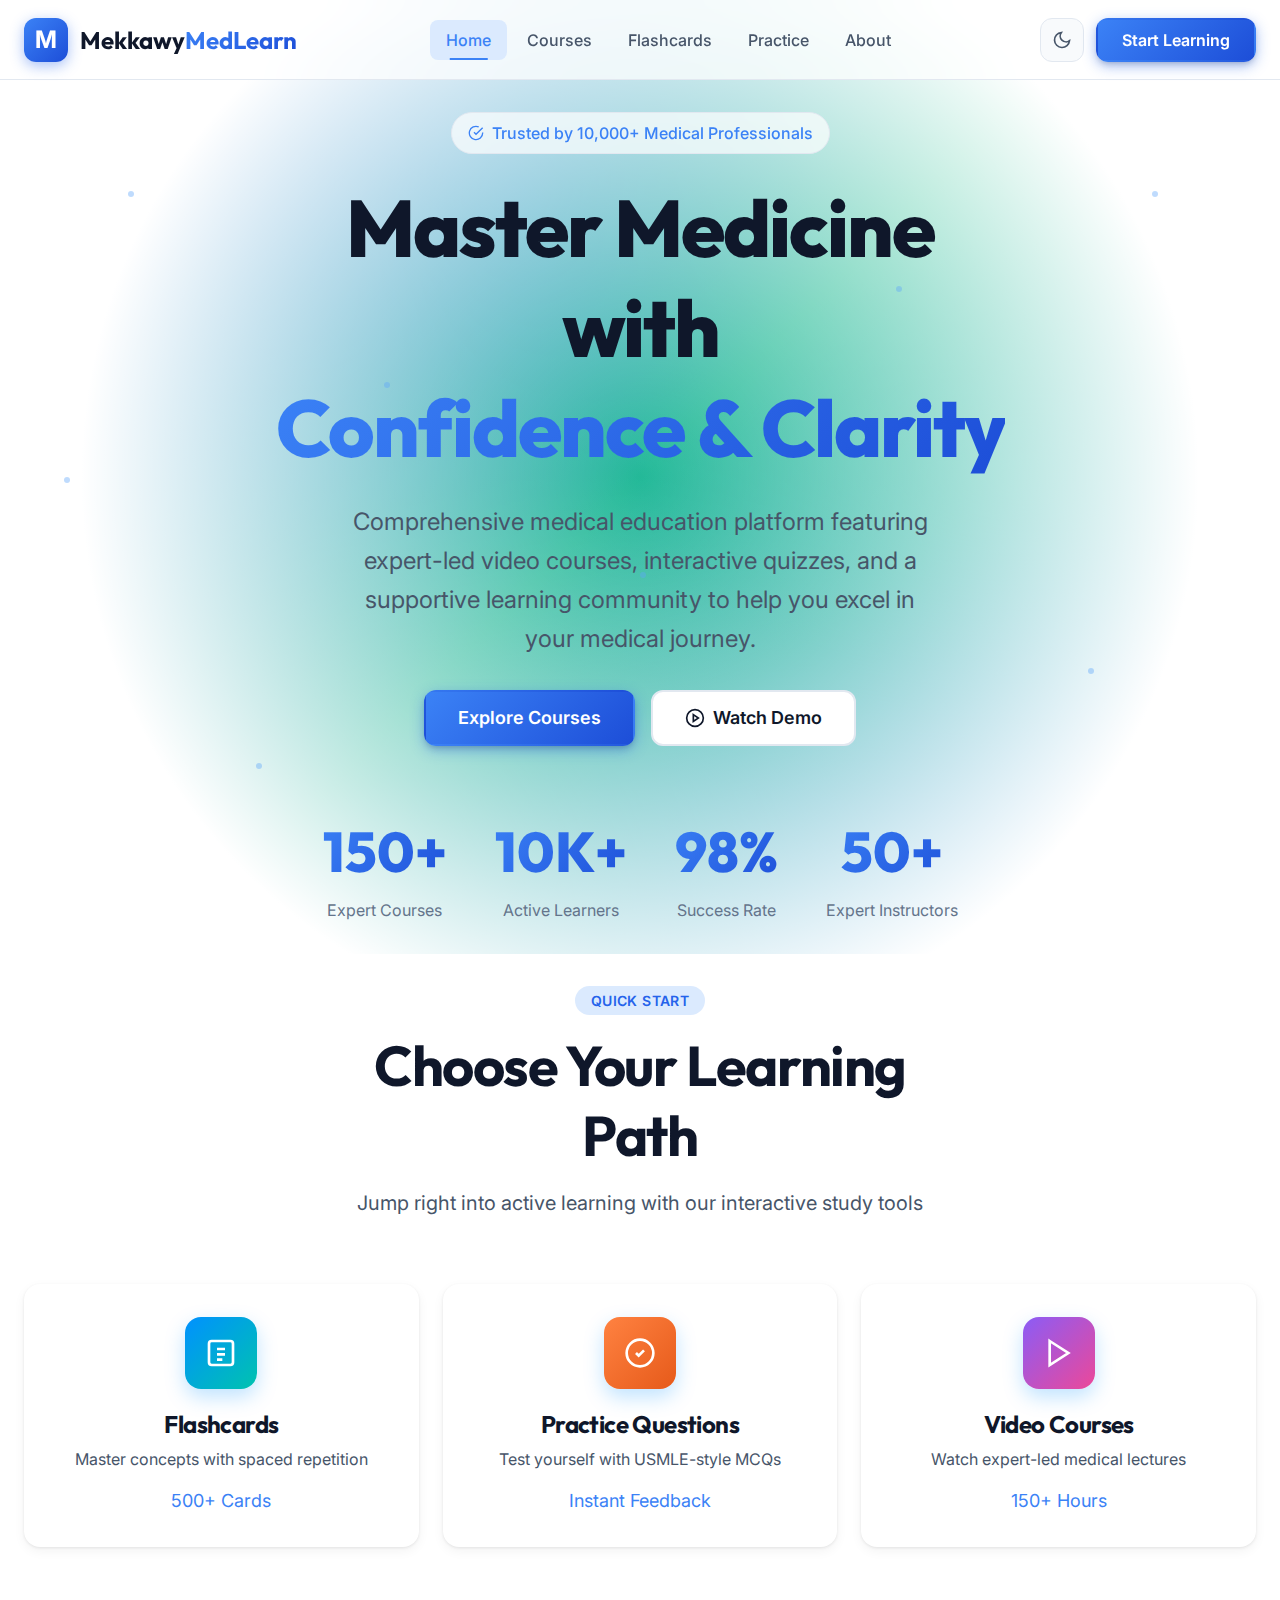
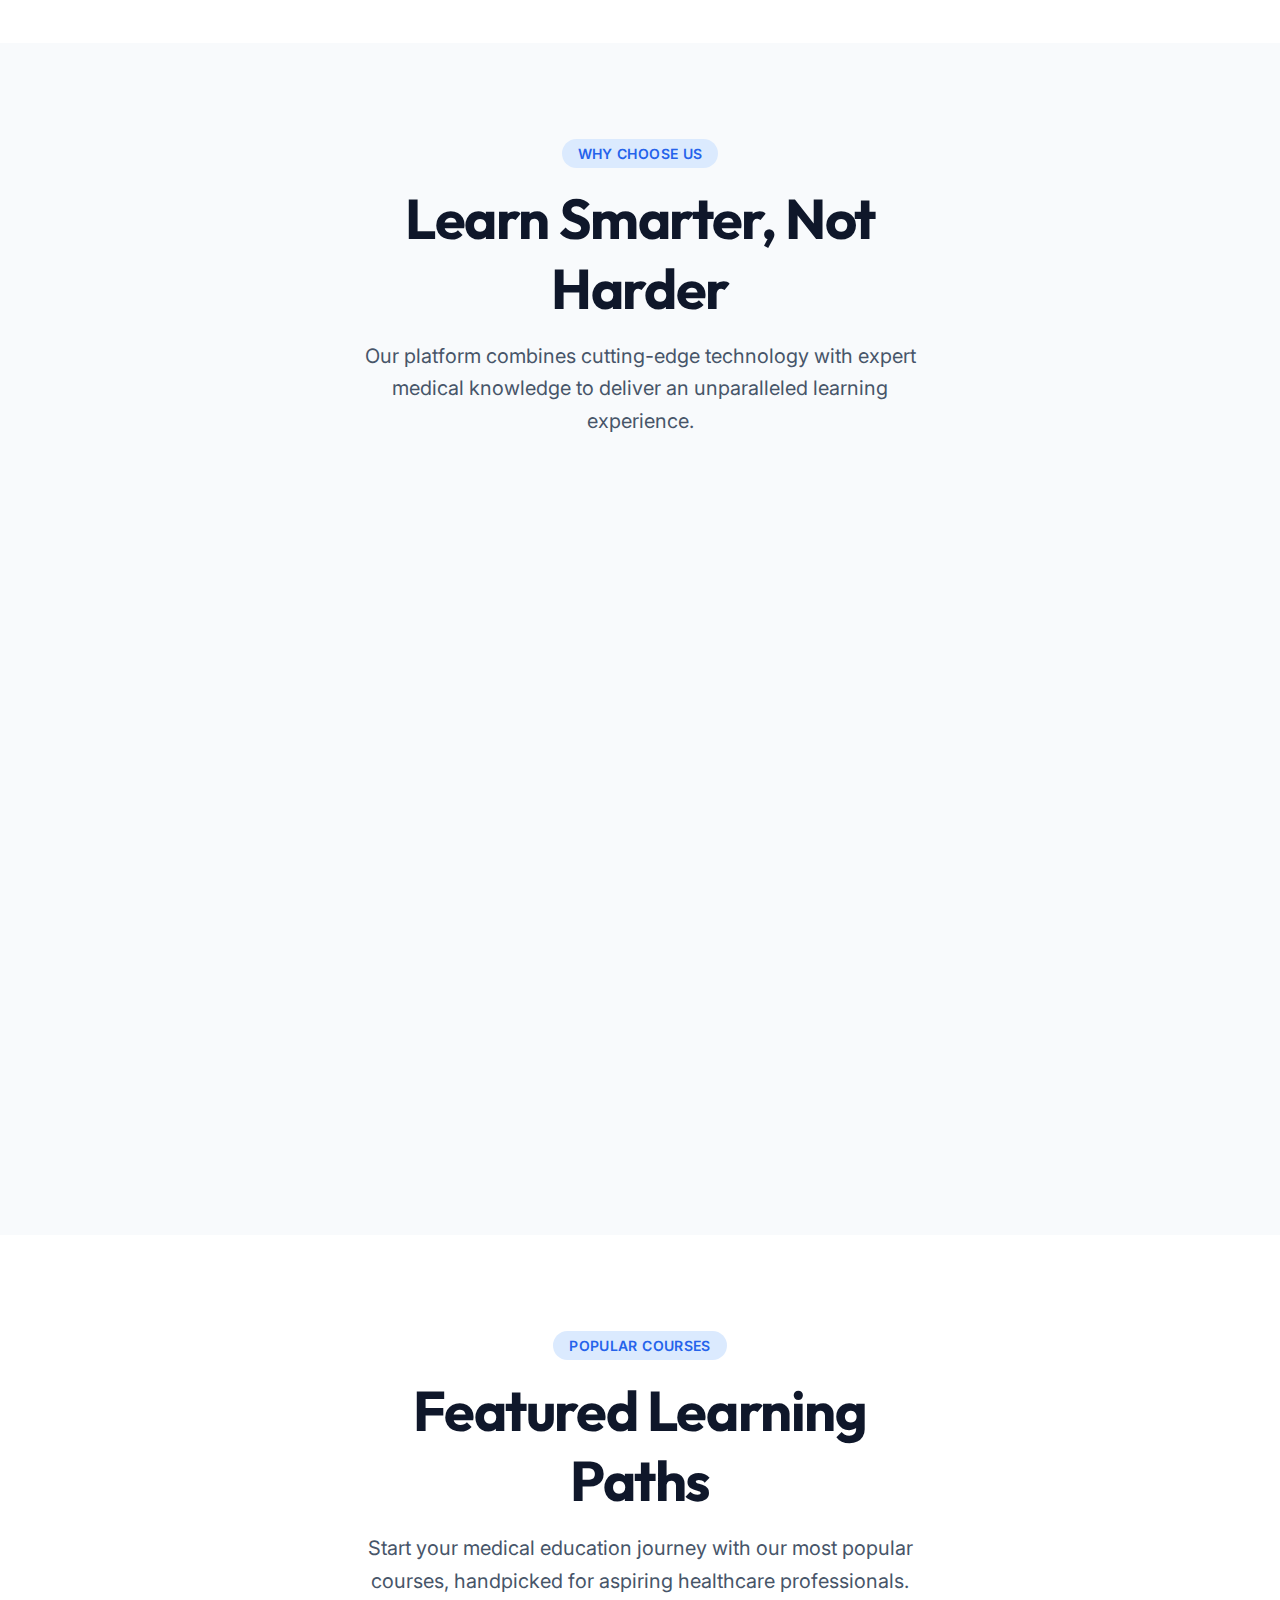
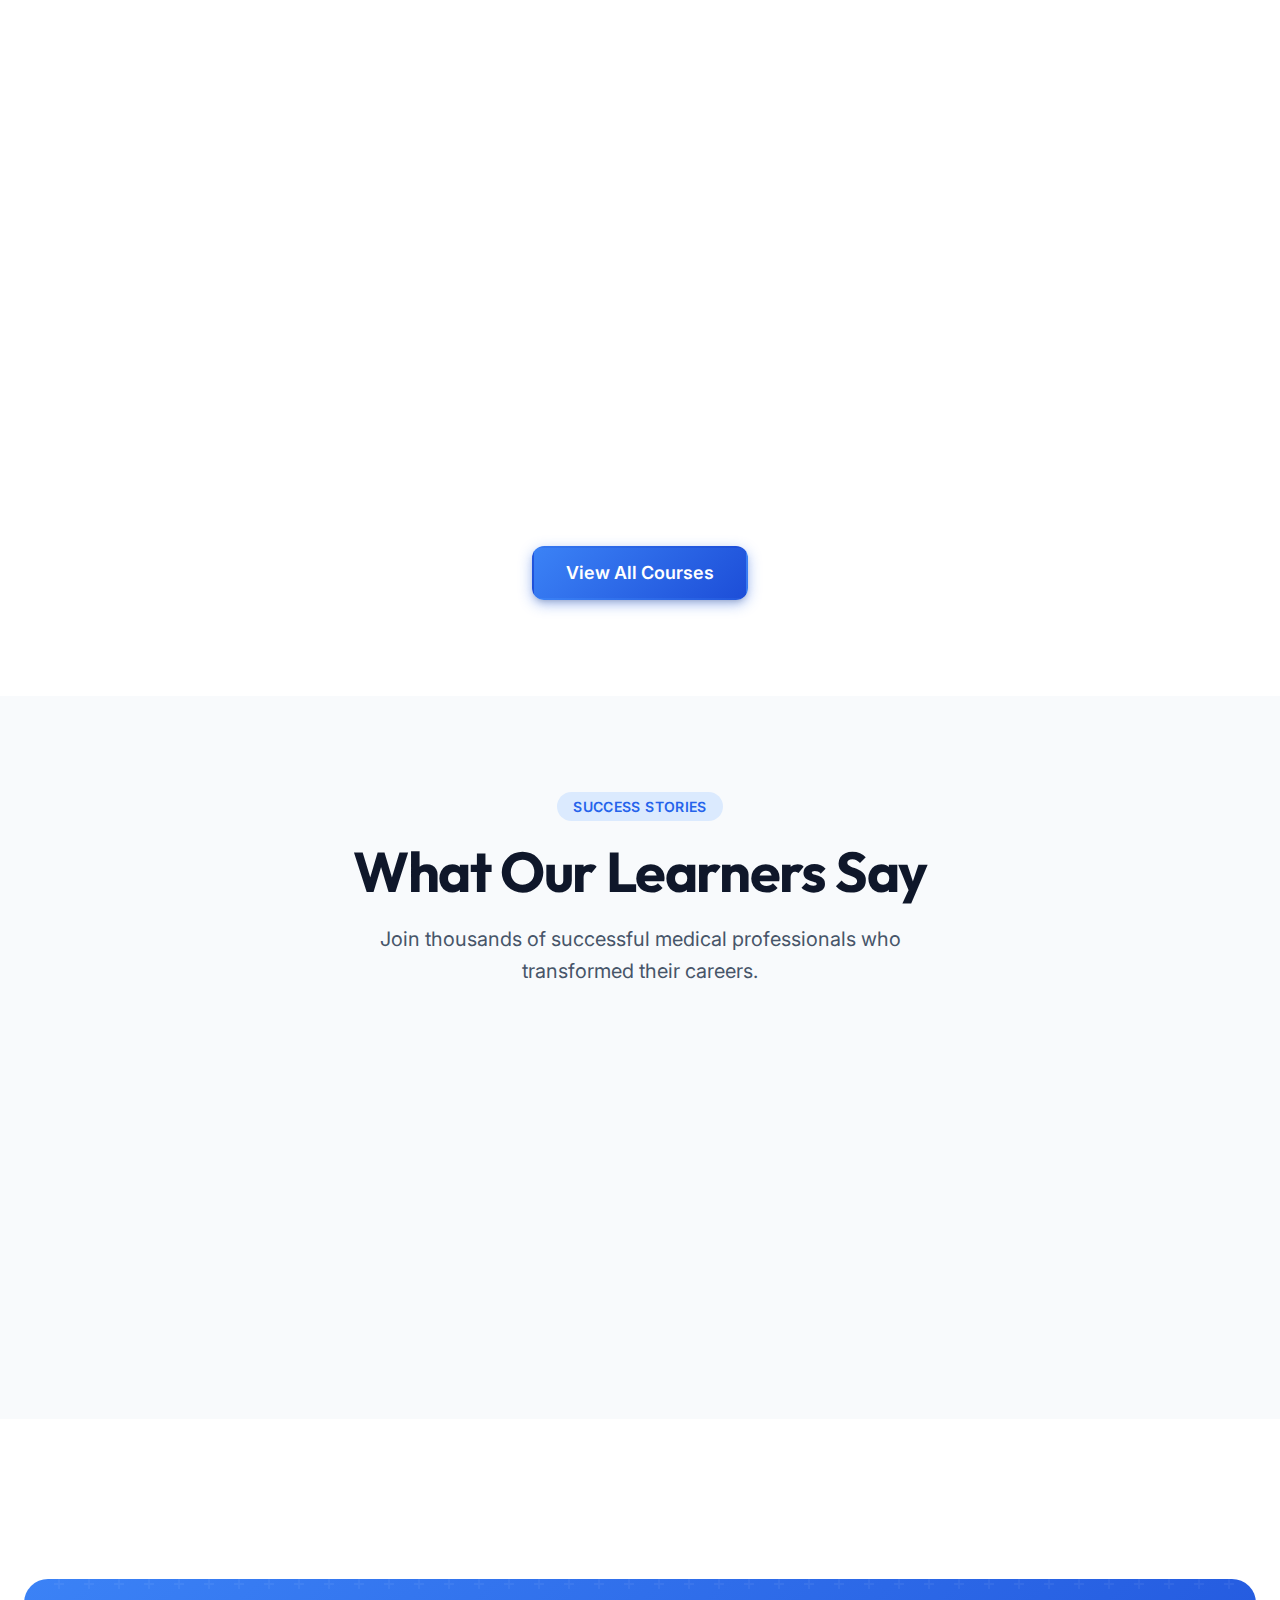
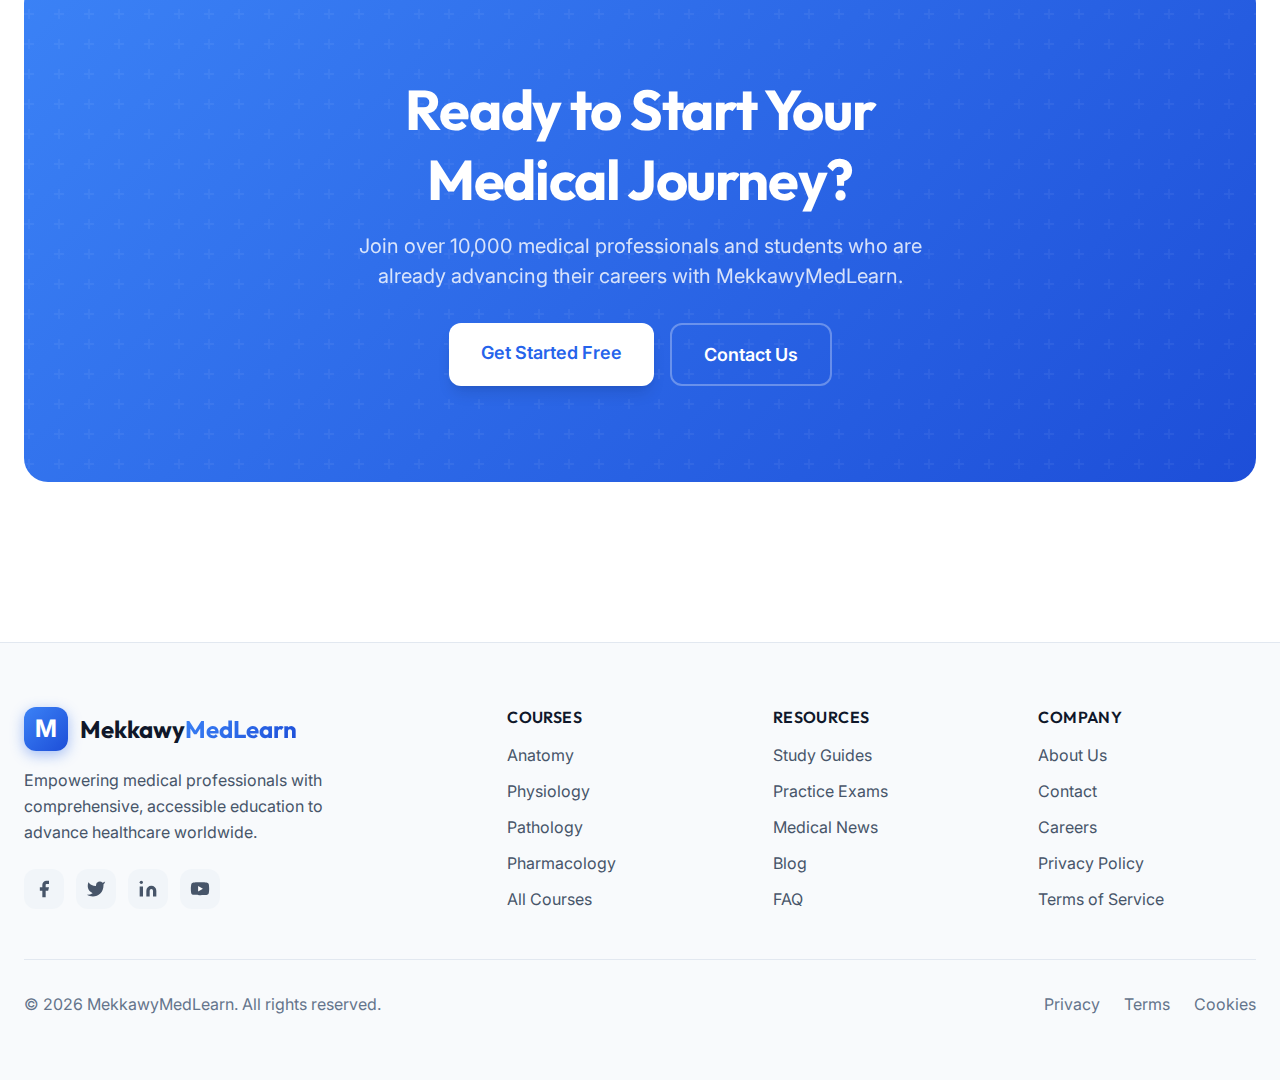
<file: index.html>
<!doctype html>
<html lang="en">
  <head>
    <meta charset="UTF-8" />
    <meta name="viewport" content="width=device-width, initial-scale=1.0" />
    <meta
      name="description"
      content="MekkawyMedLearn - Your premier destination for medical education. Master medicine with expert-led courses, interactive quizzes, and comprehensive learning resources."
    />
    <meta
      name="keywords"
      content="medical education, anatomy, physiology, pathology, medical courses, healthcare learning"
    />
    <title>MekkawyMedLearn - Master Medicine with Confidence</title>

    <!-- Fonts -->
    <link rel="preconnect" href="https://fonts.googleapis.com" />
    <link rel="preconnect" href="https://fonts.gstatic.com" crossorigin />
    <link
      href="https://fonts.googleapis.com/css2?family=Inter:wght@300;400;500;600;700;800&family=Outfit:wght@400;500;600;700;800&display=swap"
      rel="stylesheet"
    />

    <!-- Styles -->
    <link rel="stylesheet" href="css/variables.css" />
    <link rel="stylesheet" href="css/base.css" />
    <link rel="stylesheet" href="css/components.css" />
    <link rel="stylesheet" href="css/utilities.css" />
    <link rel="stylesheet" href="css/layout.css" />
    <link rel="stylesheet" href="css/accessibility.css" />
    <link rel="stylesheet" href="css/pages/home.css" />
  </head>
  <body>
    <!-- Skip Link -->
    <a href="#main-content" class="skip-link">Skip to main content</a>

    <!-- Header -->
    <header class="header" id="header">
      <div class="header-inner">
        <a href="index.html" class="logo">
          <div class="logo-icon">M</div>
          <span class="logo-text">Mekkawy<span>MedLearn</span></span>
        </a>

        <nav class="nav" id="nav">
          <a href="index.html" class="nav-link active">Home</a>
          <a href="courses.html" class="nav-link">Courses</a>
          <a href="flashcards.html" class="nav-link">Flashcards</a>
          <a href="practice.html" class="nav-link">Practice</a>
          <a href="about.html" class="nav-link">About</a>
        </nav>

        <div class="header-actions">
          <button
            class="theme-toggle"
            id="themeToggle"
            aria-label="Toggle dark mode"
          >
            <svg
              class="moon-icon"
              width="20"
              height="20"
              viewBox="0 0 24 24"
              fill="none"
              stroke="currentColor"
              stroke-width="2"
            >
              <path d="M21 12.79A9 9 0 1 1 11.21 3 7 7 0 0 0 21 12.79z" />
            </svg>
            <svg
              class="sun-icon"
              width="20"
              height="20"
              viewBox="0 0 24 24"
              fill="none"
              stroke="currentColor"
              stroke-width="2"
            >
              <circle cx="12" cy="12" r="5" />
              <path
                d="M12 1v2M12 21v2M4.22 4.22l1.42 1.42M18.36 18.36l1.42 1.42M1 12h2M21 12h2M4.22 19.78l1.42-1.42M18.36 5.64l1.42-1.42"
              />
            </svg>
          </button>
          <a href="courses.html" class="btn btn-primary">Start Learning</a>
          <button class="menu-toggle" id="menuToggle" aria-label="Toggle menu">
            <span></span><span></span><span></span>
          </button>
        </div>
      </div>
    </header>

    <!-- Main Content -->
    <main id="main-content">
      <!-- Hero Section -->
      <section class="hero">
        <div class="hero-bg"></div>
        <div class="hero-particles">
          <div class="hero-particle"></div>
          <div class="hero-particle"></div>
          <div class="hero-particle"></div>
          <div class="hero-particle"></div>
          <div class="hero-particle"></div>
          <div class="hero-particle"></div>
          <div class="hero-particle"></div>
          <div class="hero-particle"></div>
        </div>

        <div class="container">
          <div class="hero-content">
            <div class="hero-badge">
              <svg
                width="16"
                height="16"
                viewBox="0 0 24 24"
                fill="none"
                stroke="currentColor"
                stroke-width="2"
              >
                <path d="M22 11.08V12a10 10 0 1 1-5.93-9.14" />
                <polyline points="22 4 12 14.01 9 11.01" />
              </svg>
              Trusted by 10,000+ Medical Professionals
            </div>

            <h1 class="hero-title">
              Master Medicine with<br />
              <span class="gradient-text">Confidence & Clarity</span>
            </h1>

            <p class="hero-description">
              Comprehensive medical education platform featuring expert-led
              video courses, interactive quizzes, and a supportive learning
              community to help you excel in your medical journey.
            </p>

            <div class="hero-cta">
              <a href="courses.html" class="btn btn-primary btn-lg"
                >Explore Courses</a
              >
              <a href="#features" class="btn btn-secondary btn-lg">
                <svg
                  width="20"
                  height="20"
                  viewBox="0 0 24 24"
                  fill="none"
                  stroke="currentColor"
                  stroke-width="2"
                >
                  <circle cx="12" cy="12" r="10" />
                  <polygon points="10 8 16 12 10 16 10 8" />
                </svg>
                Watch Demo
              </a>
            </div>

            <div class="hero-stats">
              <div class="hero-stat">
                <div class="hero-stat-number">150+</div>
                <div class="hero-stat-label">Expert Courses</div>
              </div>
              <div class="hero-stat">
                <div class="hero-stat-number">10K+</div>
                <div class="hero-stat-label">Active Learners</div>
              </div>
              <div class="hero-stat">
                <div class="hero-stat-number">98%</div>
                <div class="hero-stat-label">Success Rate</div>
              </div>
              <div class="hero-stat">
                <div class="hero-stat-number">50+</div>
                <div class="hero-stat-label">Expert Instructors</div>
              </div>
            </div>
          </div>
        </div>
      </section>

      <!-- Quick Start Learning Tools - NEW Osmosis-style section -->
      <section class="learning-tools section">
        <div class="container">
          <div class="section-header">
            <span class="section-badge">Quick Start</span>
            <h2 class="section-title">Choose Your Learning Path</h2>
            <p class="section-description">
              Jump right into active learning with our interactive study tools
            </p>
          </div>

          <div class="tools-grid">
            <a href="flashcards.html" class="tool-card card-osmosis">
              <div class="tool-icon" style="background: linear-gradient(135deg, #0091ff, #00c3af);">
                <svg width="32" height="32" viewBox="0 0 24 24" fill="none" stroke="currentColor" stroke-width="2">
                  <rect x="3" y="3" width="18" height="18" rx="2"/>
                  <path d="M9 9h6"/><path d="M9 13h6"/><path d="M9 17h4"/>
                </svg>
              </div>
              <h3 class="tool-title">Flashcards</h3>
              <p class="tool-description">Master concepts with spaced repetition</p>
              <div class="tool-stat">
                <span class="stat-pill new">500+ Cards</span>
              </div>
            </a>

            <a href="practice.html" class="tool-card card-osmosis">
              <div class="tool-icon" style="background: linear-gradient(135deg, #ff8241, #e65a1a);">
                <svg width="32" height="32" viewBox="0 0 24 24" fill="none" stroke="currentColor" stroke-width="2">
                  <circle cx="12" cy="12" r="10"/>
                  <path d="M9 12l2 2 4-4"/>
                </svg>
              </div>
              <h3 class="tool-title">Practice Questions</h3>
              <p class="tool-description">Test yourself with USMLE-style MCQs</p>
              <div class="tool-stat">
                <span class="stat-pill review">Instant Feedback</span>
              </div>
            </a>

            <a href="course-neurology.html" class="tool-card card-osmosis">
              <div class="tool-icon" style="background: linear-gradient(135deg, #8b5cf6, #ec4899);">
                <svg width="32" height="32" viewBox="0 0 24 24" fill="none" stroke="currentColor" stroke-width="2">
                  <polygon points="5 3 19 12 5 21 5 3"/>
                </svg>
              </div>
              <h3 class="tool-title">Video Courses</h3>
              <p class="tool-description">Watch expert-led medical lectures</p>
              <div class="tool-stat">
                <span class="stat-pill mastered">150+ Hours</span>
              </div>
            </a>
          </div>
        </div>
      </section>

      <!-- Features Section -->
      <section class="features section" id="features">
        <div class="container">
          <div class="section-header">
            <span class="section-badge">Why Choose Us</span>
            <h2 class="section-title">Learn Smarter, Not Harder</h2>
            <p class="section-description">
              Our platform combines cutting-edge technology with expert medical
              knowledge to deliver an unparalleled learning experience.
            </p>
          </div>

          <div class="features-grid">
            <div class="feature-card">
              <div class="feature-icon">📚</div>
              <h3 class="feature-title">Comprehensive Curriculum</h3>
              <p class="feature-description">
                From Anatomy to Pharmacology, access a complete library of
                medical courses designed by leading healthcare professionals.
              </p>
            </div>

            <div class="feature-card">
              <div class="feature-icon">🎬</div>
              <h3 class="feature-title">HD Video Lessons</h3>
              <p class="feature-description">
                Crystal-clear video content with detailed animations and
                real-world clinical demonstrations to enhance understanding.
              </p>
            </div>

            <div class="feature-card">
              <div class="feature-icon">📝</div>
              <h3 class="feature-title">Interactive Quizzes</h3>
              <p class="feature-description">
                Test your knowledge with thousands of MCQs, get instant
                feedback, and track your progress over time.
              </p>
            </div>

            <div class="feature-card">
              <div class="feature-icon">📱</div>
              <h3 class="feature-title">Learn Anywhere</h3>
              <p class="feature-description">
                Access your courses on any device. Whether at home or on rounds,
                your education is always at your fingertips.
              </p>
            </div>

            <div class="feature-card">
              <div class="feature-icon">🏆</div>
              <h3 class="feature-title">Certificates</h3>
              <p class="feature-description">
                Earn recognized certificates upon course completion to showcase
                your achievements and enhance your CV.
              </p>
            </div>

            <div class="feature-card">
              <div class="feature-icon">💬</div>
              <h3 class="feature-title">Expert Support</h3>
              <p class="feature-description">
                Get your questions answered by our team of medical experts and
                connect with fellow learners.
              </p>
            </div>
          </div>
        </div>
      </section>

      <!-- Courses Preview -->
      <section class="courses-preview section">
        <div class="container">
          <div class="section-header">
            <span class="section-badge">Popular Courses</span>
            <h2 class="section-title">Featured Learning Paths</h2>
            <p class="section-description">
              Start your medical education journey with our most popular
              courses, handpicked for aspiring healthcare professionals.
            </p>
          </div>

          <div class="courses-grid">
            <article class="course-card">
              <div class="course-image">
                <div
                  style="
                    width: 100%;
                    height: 100%;
                    background: linear-gradient(135deg, #3b82f6, #10b981);
                    display: flex;
                    align-items: center;
                    justify-content: center;
                    color: white;
                    font-size: 3rem;
                  "
                >
                  🫀
                </div>
                <span class="badge badge-primary course-category">Anatomy</span>
              </div>
              <div class="course-info">
                <h3 class="course-title">Human Anatomy Essentials</h3>
                <p class="course-description">
                  Master the fundamentals of human anatomy with detailed 3D
                  visualizations and interactive lessons.
                </p>
                <div class="course-meta">
                  <span class="course-meta-item">
                    <svg
                      width="16"
                      height="16"
                      viewBox="0 0 24 24"
                      fill="none"
                      stroke="currentColor"
                      stroke-width="2"
                    >
                      <circle cx="12" cy="12" r="10" />
                      <polyline points="12 6 12 12 16 14" />
                    </svg>
                    24 Hours
                  </span>
                  <span class="course-meta-item">
                    <svg
                      width="16"
                      height="16"
                      viewBox="0 0 24 24"
                      fill="none"
                      stroke="currentColor"
                      stroke-width="2"
                    >
                      <path d="M17 21v-2a4 4 0 0 0-4-4H5a4 4 0 0 0-4 4v2" />
                      <circle cx="9" cy="7" r="4" />
                    </svg>
                    2.4k Students
                  </span>
                </div>
              </div>
            </article>

            <article class="course-card">
              <div class="course-image">
                <div
                  style="
                    width: 100%;
                    height: 100%;
                    background: linear-gradient(135deg, #8b5cf6, #ec4899);
                    display: flex;
                    align-items: center;
                    justify-content: center;
                    color: white;
                    font-size: 3rem;
                  "
                >
                  🧠
                </div>
                <span class="badge badge-secondary course-category"
                  >Neurology</span
                >
              </div>
              <div class="course-info">
                <h3 class="course-title">Neuroanatomy Deep Dive</h3>
                <p class="course-description">
                  Explore the complexities of the nervous system from neurons to
                  neural pathways.
                </p>
                <div class="course-meta">
                  <span class="course-meta-item">
                    <svg
                      width="16"
                      height="16"
                      viewBox="0 0 24 24"
                      fill="none"
                      stroke="currentColor"
                      stroke-width="2"
                    >
                      <circle cx="12" cy="12" r="10" />
                      <polyline points="12 6 12 12 16 14" />
                    </svg>
                    18 Hours
                  </span>
                  <span class="course-meta-item">
                    <svg
                      width="16"
                      height="16"
                      viewBox="0 0 24 24"
                      fill="none"
                      stroke="currentColor"
                      stroke-width="2"
                    >
                      <path d="M17 21v-2a4 4 0 0 0-4-4H5a4 4 0 0 0-4 4v2" />
                      <circle cx="9" cy="7" r="4" />
                    </svg>
                    1.8k Students
                  </span>
                </div>
              </div>
            </article>

            <article class="course-card">
              <div class="course-image">
                <div
                  style="
                    width: 100%;
                    height: 100%;
                    background: linear-gradient(135deg, #f59e0b, #ef4444);
                    display: flex;
                    align-items: center;
                    justify-content: center;
                    color: white;
                    font-size: 3rem;
                  "
                >
                  💊
                </div>
                <span class="badge badge-accent course-category"
                  >Pharmacology</span
                >
              </div>
              <div class="course-info">
                <h3 class="course-title">Clinical Pharmacology</h3>
                <p class="course-description">
                  Understand drug mechanisms, interactions, and clinical
                  applications for patient care.
                </p>
                <div class="course-meta">
                  <span class="course-meta-item">
                    <svg
                      width="16"
                      height="16"
                      viewBox="0 0 24 24"
                      fill="none"
                      stroke="currentColor"
                      stroke-width="2"
                    >
                      <circle cx="12" cy="12" r="10" />
                      <polyline points="12 6 12 12 16 14" />
                    </svg>
                    32 Hours
                  </span>
                  <span class="course-meta-item">
                    <svg
                      width="16"
                      height="16"
                      viewBox="0 0 24 24"
                      fill="none"
                      stroke="currentColor"
                      stroke-width="2"
                    >
                      <path d="M17 21v-2a4 4 0 0 0-4-4H5a4 4 0 0 0-4 4v2" />
                      <circle cx="9" cy="7" r="4" />
                    </svg>
                    3.1k Students
                  </span>
                </div>
              </div>
            </article>
          </div>

          <div class="text-center mt-12">
            <a href="courses.html" class="btn btn-primary btn-lg"
              >View All Courses</a
            >
          </div>
        </div>
      </section>

      <!-- Testimonials -->
      <section class="testimonials section">
        <div class="container">
          <div class="section-header">
            <span class="section-badge">Success Stories</span>
            <h2 class="section-title">What Our Learners Say</h2>
            <p class="section-description">
              Join thousands of successful medical professionals who transformed
              their careers.
            </p>
          </div>

          <div class="testimonials-grid">
            <div class="testimonial-card">
              <p class="testimonial-quote">
                MekkawyMedLearn transformed my understanding of anatomy. The
                visual approach made complex concepts click instantly!
              </p>
              <div class="testimonial-author">
                <div
                  style="
                    width: 56px;
                    height: 56px;
                    border-radius: 50%;
                    background: linear-gradient(135deg, #3b82f6, #8b5cf6);
                    display: flex;
                    align-items: center;
                    justify-content: center;
                    color: white;
                    font-weight: bold;
                  "
                >
                  SA
                </div>
                <div class="testimonial-info">
                  <h4>Dr. Sarah Ahmed</h4>
                  <p>Resident Physician</p>
                </div>
              </div>
            </div>

            <div class="testimonial-card">
              <p class="testimonial-quote">
                The quiz system helped me identify my weak points. I improved my
                exam scores by 35% in just two months!
              </p>
              <div class="testimonial-author">
                <div
                  style="
                    width: 56px;
                    height: 56px;
                    border-radius: 50%;
                    background: linear-gradient(135deg, #10b981, #3b82f6);
                    display: flex;
                    align-items: center;
                    justify-content: center;
                    color: white;
                    font-weight: bold;
                  "
                >
                  MK
                </div>
                <div class="testimonial-info">
                  <h4>Mohamed Khalid</h4>
                  <p>Medical Student</p>
                </div>
              </div>
            </div>

            <div class="testimonial-card">
              <p class="testimonial-quote">
                As a practicing physician, the continuing education courses keep
                me updated on the latest medical advances.
              </p>
              <div class="testimonial-author">
                <div
                  style="
                    width: 56px;
                    height: 56px;
                    border-radius: 50%;
                    background: linear-gradient(135deg, #f59e0b, #ef4444);
                    display: flex;
                    align-items: center;
                    justify-content: center;
                    color: white;
                    font-weight: bold;
                  "
                >
                  FH
                </div>
                <div class="testimonial-info">
                  <h4>Dr. Fatima Hassan</h4>
                  <p>Cardiologist</p>
                </div>
              </div>
            </div>
          </div>
        </div>
      </section>

      <!-- CTA Section -->
      <section class="section">
        <div class="container">
          <div class="cta-section">
            <div class="cta-content">
              <h2 class="cta-title">Ready to Start Your Medical Journey?</h2>
              <p class="cta-description">
                Join over 10,000 medical professionals and students who are
                already advancing their careers with MekkawyMedLearn.
              </p>
              <div class="cta-buttons">
                <a href="courses.html" class="cta-btn-primary"
                  >Get Started Free</a
                >
                <a href="contact.html" class="cta-btn-secondary">Contact Us</a>
              </div>
            </div>
          </div>
        </div>
      </section>
    </main>

    <!-- Footer -->
    <footer class="footer">
      <div class="container">
        <div class="footer-grid">
          <div class="footer-brand">
            <a href="index.html" class="logo">
              <div class="logo-icon">M</div>
              <span class="logo-text">Mekkawy<span>MedLearn</span></span>
            </a>
            <p>
              Empowering medical professionals with comprehensive, accessible
              education to advance healthcare worldwide.
            </p>
            <div class="footer-social">
              <a href="#" class="social-link" aria-label="Facebook">
                <svg
                  width="20"
                  height="20"
                  viewBox="0 0 24 24"
                  fill="currentColor"
                >
                  <path
                    d="M18 2h-3a5 5 0 0 0-5 5v3H7v4h3v8h4v-8h3l1-4h-4V7a1 1 0 0 1 1-1h3z"
                  />
                </svg>
              </a>
              <a href="#" class="social-link" aria-label="Twitter">
                <svg
                  width="20"
                  height="20"
                  viewBox="0 0 24 24"
                  fill="currentColor"
                >
                  <path
                    d="M23 3a10.9 10.9 0 0 1-3.14 1.53 4.48 4.48 0 0 0-7.86 3v1A10.66 10.66 0 0 1 3 4s-4 9 5 13a11.64 11.64 0 0 1-7 2c9 5 20 0 20-11.5a4.5 4.5 0 0 0-.08-.83A7.72 7.72 0 0 0 23 3z"
                  />
                </svg>
              </a>
              <a href="#" class="social-link" aria-label="LinkedIn">
                <svg
                  width="20"
                  height="20"
                  viewBox="0 0 24 24"
                  fill="currentColor"
                >
                  <path
                    d="M16 8a6 6 0 0 1 6 6v7h-4v-7a2 2 0 0 0-2-2 2 2 0 0 0-2 2v7h-4v-7a6 6 0 0 1 6-6z"
                  />
                  <rect x="2" y="9" width="4" height="12" />
                  <circle cx="4" cy="4" r="2" />
                </svg>
              </a>
              <a href="#" class="social-link" aria-label="YouTube">
                <svg
                  width="20"
                  height="20"
                  viewBox="0 0 24 24"
                  fill="currentColor"
                >
                  <path
                    d="M22.54 6.42a2.78 2.78 0 0 0-1.94-2C18.88 4 12 4 12 4s-6.88 0-8.6.46a2.78 2.78 0 0 0-1.94 2A29 29 0 0 0 1 11.75a29 29 0 0 0 .46 5.33A2.78 2.78 0 0 0 3.4 19c1.72.46 8.6.46 8.6.46s6.88 0 8.6-.46a2.78 2.78 0 0 0 1.94-2 29 29 0 0 0 .46-5.25 29 29 0 0 0-.46-5.33z"
                  />
                  <polygon
                    points="9.75 15.02 15.5 11.75 9.75 8.48 9.75 15.02"
                    fill="white"
                  />
                </svg>
              </a>
            </div>
          </div>

          <div class="footer-column">
            <h4>Courses</h4>
            <div class="footer-links">
              <a href="courses.html">Anatomy</a>
              <a href="courses.html">Physiology</a>
              <a href="courses.html">Pathology</a>
              <a href="courses.html">Pharmacology</a>
              <a href="courses.html">All Courses</a>
            </div>
          </div>

          <div class="footer-column">
            <h4>Resources</h4>
            <div class="footer-links">
              <a href="#">Study Guides</a>
              <a href="#">Practice Exams</a>
              <a href="#">Medical News</a>
              <a href="#">Blog</a>
              <a href="#">FAQ</a>
            </div>
          </div>

          <div class="footer-column">
            <h4>Company</h4>
            <div class="footer-links">
              <a href="about.html">About Us</a>
              <a href="contact.html">Contact</a>
              <a href="#">Careers</a>
              <a href="#">Privacy Policy</a>
              <a href="#">Terms of Service</a>
            </div>
          </div>
        </div>

        <div class="footer-bottom">
          <p>&copy; 2026 MekkawyMedLearn. All rights reserved.</p>
          <div class="footer-bottom-links">
            <a href="#">Privacy</a>
            <a href="#">Terms</a>
            <a href="#">Cookies</a>
          </div>
        </div>
      </div>
    </footer>

    <!-- Scripts -->
    <script src="js/main.js"></script>
    <script src="js/theme.js"></script>
  </body>
</html>
</file>
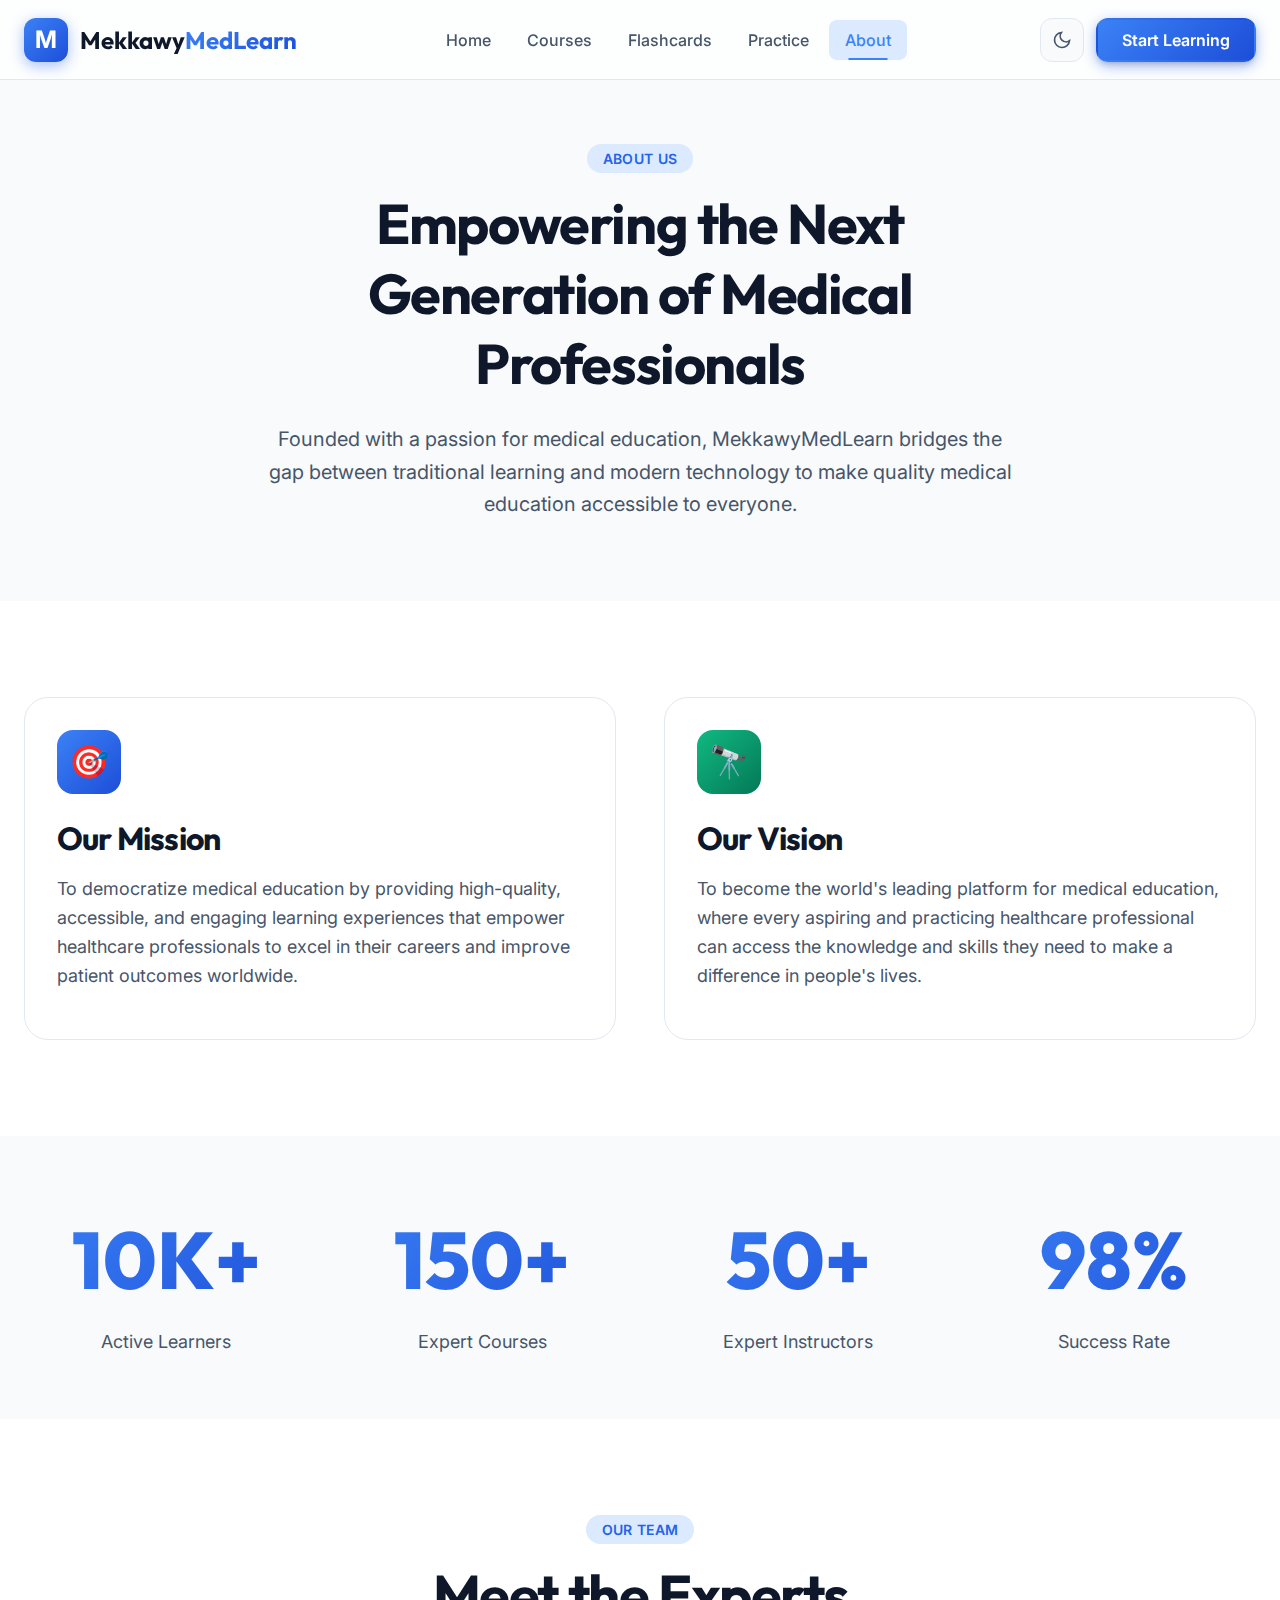
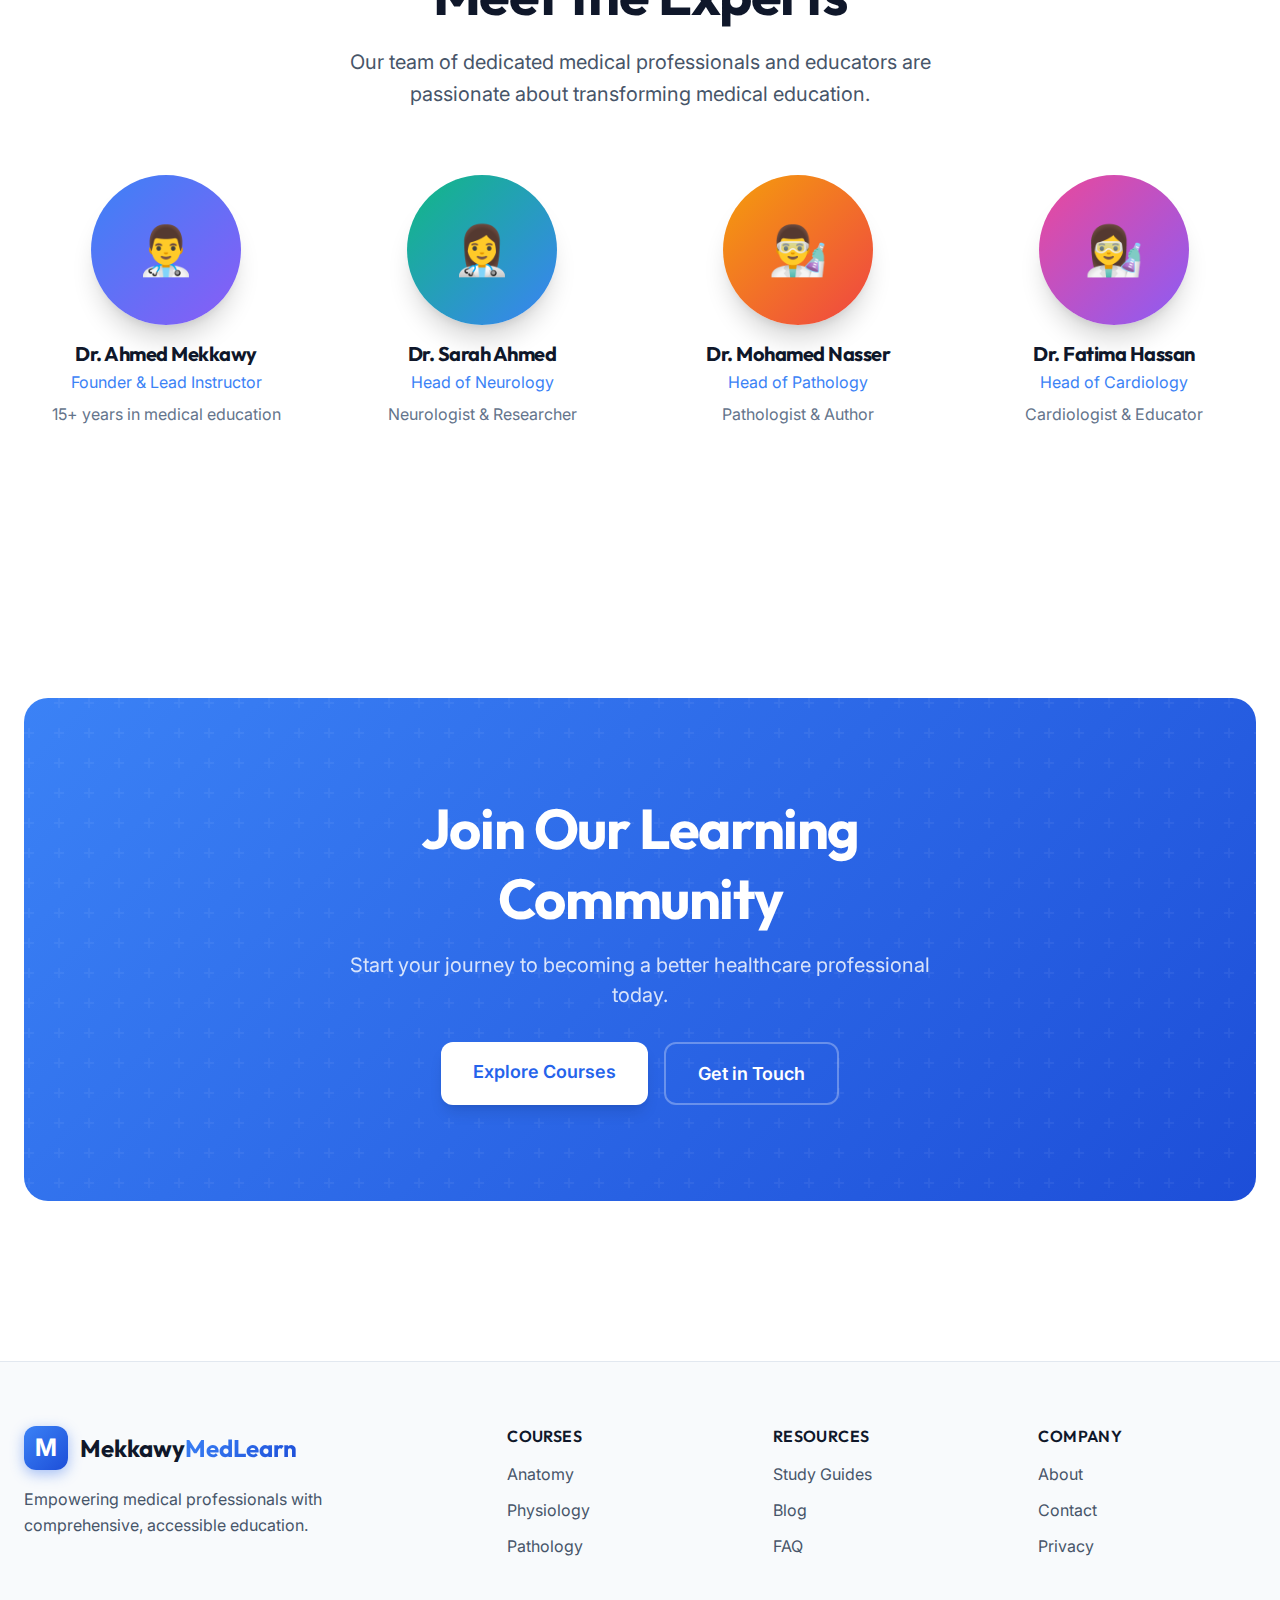
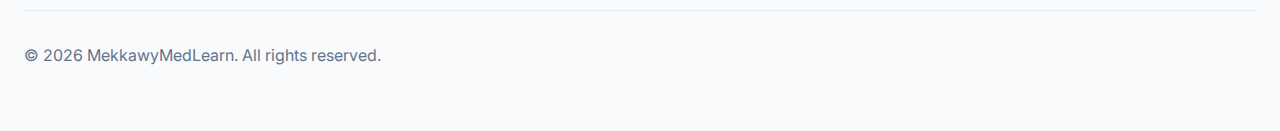
<file: about.html>
<!DOCTYPE html>
<html lang="en">
<head>
  <meta charset="UTF-8">
  <meta name="viewport" content="width=device-width, initial-scale=1.0">
  <meta name="description" content="Learn about MekkawyMedLearn - Our mission to empower medical professionals worldwide.">
  <title>About Us - MekkawyMedLearn</title>
  <link rel="preconnect" href="https://fonts.googleapis.com">
  <link rel="preconnect" href="https://fonts.gstatic.com" crossorigin>
  <link href="https://fonts.googleapis.com/css2?family=Inter:wght@300;400;500;600;700;800&family=Outfit:wght@400;500;600;700;800&display=swap" rel="stylesheet">
  <link rel="stylesheet" href="css/variables.css">
  <link rel="stylesheet" href="css/base.css">
  <link rel="stylesheet" href="css/components.css">
  <link rel="stylesheet" href="css/utilities.css">
  <link rel="stylesheet" href="css/layout.css">
  <link rel="stylesheet" href="css/accessibility.css">
  <link rel="stylesheet" href="css/pages/home.css">
</head>
<body>
  <header class="header" id="header">
    <div class="header-inner">
      <a href="index.html" class="logo">
        <div class="logo-icon">M</div>
        <span class="logo-text">Mekkawy<span>MedLearn</span></span>
      </a>
      <nav class="nav" id="nav">
        <a href="index.html" class="nav-link">Home</a>
        <a href="courses.html" class="nav-link">Courses</a>
        <a href="flashcards.html" class="nav-link">Flashcards</a>
        <a href="practice.html" class="nav-link">Practice</a>
        <a href="about.html" class="nav-link active">About</a>
      </nav>
      <div class="header-actions">
        <button class="theme-toggle" id="themeToggle" aria-label="Toggle dark mode">
          <svg class="moon-icon" width="20" height="20" viewBox="0 0 24 24" fill="none" stroke="currentColor" stroke-width="2"><path d="M21 12.79A9 9 0 1 1 11.21 3 7 7 0 0 0 21 12.79z"/></svg>
          <svg class="sun-icon" width="20" height="20" viewBox="0 0 24 24" fill="none" stroke="currentColor" stroke-width="2"><circle cx="12" cy="12" r="5"/><path d="M12 1v2M12 21v2M4.22 4.22l1.42 1.42M18.36 18.36l1.42 1.42M1 12h2M21 12h2M4.22 19.78l1.42-1.42M18.36 5.64l1.42-1.42"/></svg>
        </button>
        <a href="courses.html" class="btn btn-primary">Start Learning</a>
        <button class="menu-toggle" id="menuToggle"><span></span><span></span><span></span></button>
      </div>
    </div>
  </header>

  <main id="main-content">
    <!-- Hero -->
    <section style="padding:calc(var(--header-height) + var(--space-16)) 0 var(--space-16);background:var(--bg-secondary);">
      <div class="container" style="text-align:center;max-width:800px;">
        <span class="section-badge">About Us</span>
        <h1 style="font-size:var(--text-4xl);font-weight:var(--font-bold);margin-bottom:var(--space-6);">Empowering the Next Generation of Medical Professionals</h1>
        <p style="font-size:var(--text-lg);color:var(--text-secondary);line-height:var(--leading-relaxed);">Founded with a passion for medical education, MekkawyMedLearn bridges the gap between traditional learning and modern technology to make quality medical education accessible to everyone.</p>
      </div>
    </section>

    <!-- Mission & Vision -->
    <section class="section">
      <div class="container">
        <div style="display:grid;grid-template-columns:repeat(2,1fr);gap:var(--space-12);">
          <div style="padding:var(--space-8);background:var(--bg-card);border:1px solid var(--border-color);border-radius:var(--radius-2xl);">
            <div style="width:64px;height:64px;display:flex;align-items:center;justify-content:center;background:var(--gradient-primary);border-radius:var(--radius-xl);margin-bottom:var(--space-6);font-size:2rem;">🎯</div>
            <h3 style="font-size:var(--text-2xl);margin-bottom:var(--space-4);">Our Mission</h3>
            <p style="color:var(--text-secondary);line-height:var(--leading-relaxed);">To democratize medical education by providing high-quality, accessible, and engaging learning experiences that empower healthcare professionals to excel in their careers and improve patient outcomes worldwide.</p>
          </div>
          <div style="padding:var(--space-8);background:var(--bg-card);border:1px solid var(--border-color);border-radius:var(--radius-2xl);">
            <div style="width:64px;height:64px;display:flex;align-items:center;justify-content:center;background:var(--gradient-secondary);border-radius:var(--radius-xl);margin-bottom:var(--space-6);font-size:2rem;">🔭</div>
            <h3 style="font-size:var(--text-2xl);margin-bottom:var(--space-4);">Our Vision</h3>
            <p style="color:var(--text-secondary);line-height:var(--leading-relaxed);">To become the world's leading platform for medical education, where every aspiring and practicing healthcare professional can access the knowledge and skills they need to make a difference in people's lives.</p>
          </div>
        </div>
      </div>
    </section>

    <!-- Stats -->
    <section style="background:var(--bg-secondary);padding:var(--space-16) 0;">
      <div class="container">
        <div style="display:grid;grid-template-columns:repeat(4,1fr);gap:var(--space-8);text-align:center;">
          <div>
            <div style="font-family:var(--font-display);font-size:var(--text-5xl);font-weight:var(--font-extrabold);background:var(--gradient-primary);-webkit-background-clip:text;-webkit-text-fill-color:transparent;">10K+</div>
            <div style="color:var(--text-secondary);margin-top:var(--space-2);">Active Learners</div>
          </div>
          <div>
            <div style="font-family:var(--font-display);font-size:var(--text-5xl);font-weight:var(--font-extrabold);background:var(--gradient-primary);-webkit-background-clip:text;-webkit-text-fill-color:transparent;">150+</div>
            <div style="color:var(--text-secondary);margin-top:var(--space-2);">Expert Courses</div>
          </div>
          <div>
            <div style="font-family:var(--font-display);font-size:var(--text-5xl);font-weight:var(--font-extrabold);background:var(--gradient-primary);-webkit-background-clip:text;-webkit-text-fill-color:transparent;">50+</div>
            <div style="color:var(--text-secondary);margin-top:var(--space-2);">Expert Instructors</div>
          </div>
          <div>
            <div style="font-family:var(--font-display);font-size:var(--text-5xl);font-weight:var(--font-extrabold);background:var(--gradient-primary);-webkit-background-clip:text;-webkit-text-fill-color:transparent;">98%</div>
            <div style="color:var(--text-secondary);margin-top:var(--space-2);">Success Rate</div>
          </div>
        </div>
      </div>
    </section>

    <!-- Team -->
    <section class="section">
      <div class="container">
        <div class="section-header">
          <span class="section-badge">Our Team</span>
          <h2 class="section-title">Meet the Experts</h2>
          <p class="section-description">Our team of dedicated medical professionals and educators are passionate about transforming medical education.</p>
        </div>
        
        <div style="display:grid;grid-template-columns:repeat(4,1fr);gap:var(--space-8);">
          <div style="text-align:center;">
            <div style="width:150px;height:150px;border-radius:50%;background:linear-gradient(135deg,#3b82f6,#8b5cf6);display:flex;align-items:center;justify-content:center;color:white;font-size:3rem;margin:0 auto var(--space-4);box-shadow:var(--shadow-xl);">👨‍⚕️</div>
            <h4 style="font-size:var(--text-lg);margin-bottom:var(--space-1);">Dr. Ahmed Mekkawy</h4>
            <p style="color:var(--primary-500);font-size:var(--text-sm);margin-bottom:var(--space-2);">Founder & Lead Instructor</p>
            <p style="color:var(--text-tertiary);font-size:var(--text-sm);">15+ years in medical education</p>
          </div>
          <div style="text-align:center;">
            <div style="width:150px;height:150px;border-radius:50%;background:linear-gradient(135deg,#10b981,#3b82f6);display:flex;align-items:center;justify-content:center;color:white;font-size:3rem;margin:0 auto var(--space-4);box-shadow:var(--shadow-xl);">👩‍⚕️</div>
            <h4 style="font-size:var(--text-lg);margin-bottom:var(--space-1);">Dr. Sarah Ahmed</h4>
            <p style="color:var(--primary-500);font-size:var(--text-sm);margin-bottom:var(--space-2);">Head of Neurology</p>
            <p style="color:var(--text-tertiary);font-size:var(--text-sm);">Neurologist & Researcher</p>
          </div>
          <div style="text-align:center;">
            <div style="width:150px;height:150px;border-radius:50%;background:linear-gradient(135deg,#f59e0b,#ef4444);display:flex;align-items:center;justify-content:center;color:white;font-size:3rem;margin:0 auto var(--space-4);box-shadow:var(--shadow-xl);">👨‍🔬</div>
            <h4 style="font-size:var(--text-lg);margin-bottom:var(--space-1);">Dr. Mohamed Nasser</h4>
            <p style="color:var(--primary-500);font-size:var(--text-sm);margin-bottom:var(--space-2);">Head of Pathology</p>
            <p style="color:var(--text-tertiary);font-size:var(--text-sm);">Pathologist & Author</p>
          </div>
          <div style="text-align:center;">
            <div style="width:150px;height:150px;border-radius:50%;background:linear-gradient(135deg,#ec4899,#8b5cf6);display:flex;align-items:center;justify-content:center;color:white;font-size:3rem;margin:0 auto var(--space-4);box-shadow:var(--shadow-xl);">👩‍🔬</div>
            <h4 style="font-size:var(--text-lg);margin-bottom:var(--space-1);">Dr. Fatima Hassan</h4>
            <p style="color:var(--primary-500);font-size:var(--text-sm);margin-bottom:var(--space-2);">Head of Cardiology</p>
            <p style="color:var(--text-tertiary);font-size:var(--text-sm);">Cardiologist & Educator</p>
          </div>
        </div>
      </div>
    </section>

    <!-- CTA -->
    <section class="section">
      <div class="container">
        <div class="cta-section">
          <div class="cta-content">
            <h2 class="cta-title">Join Our Learning Community</h2>
            <p class="cta-description">Start your journey to becoming a better healthcare professional today.</p>
            <div class="cta-buttons">
              <a href="courses.html" class="cta-btn-primary">Explore Courses</a>
              <a href="contact.html" class="cta-btn-secondary">Get in Touch</a>
            </div>
          </div>
        </div>
      </div>
    </section>
  </main>

  <footer class="footer">
    <div class="container">
      <div class="footer-grid">
        <div class="footer-brand">
          <a href="index.html" class="logo"><div class="logo-icon">M</div><span class="logo-text">Mekkawy<span>MedLearn</span></span></a>
          <p>Empowering medical professionals with comprehensive, accessible education.</p>
        </div>
        <div class="footer-column"><h4>Courses</h4><div class="footer-links"><a href="#">Anatomy</a><a href="#">Physiology</a><a href="#">Pathology</a></div></div>
        <div class="footer-column"><h4>Resources</h4><div class="footer-links"><a href="#">Study Guides</a><a href="#">Blog</a><a href="#">FAQ</a></div></div>
        <div class="footer-column"><h4>Company</h4><div class="footer-links"><a href="about.html">About</a><a href="contact.html">Contact</a><a href="#">Privacy</a></div></div>
      </div>
      <div class="footer-bottom"><p>&copy; 2026 MekkawyMedLearn. All rights reserved.</p></div>
    </div>
  </footer>

  <script src="js/main.js"></script>
  <script src="js/theme.js"></script>
</body>
</html>
</file>
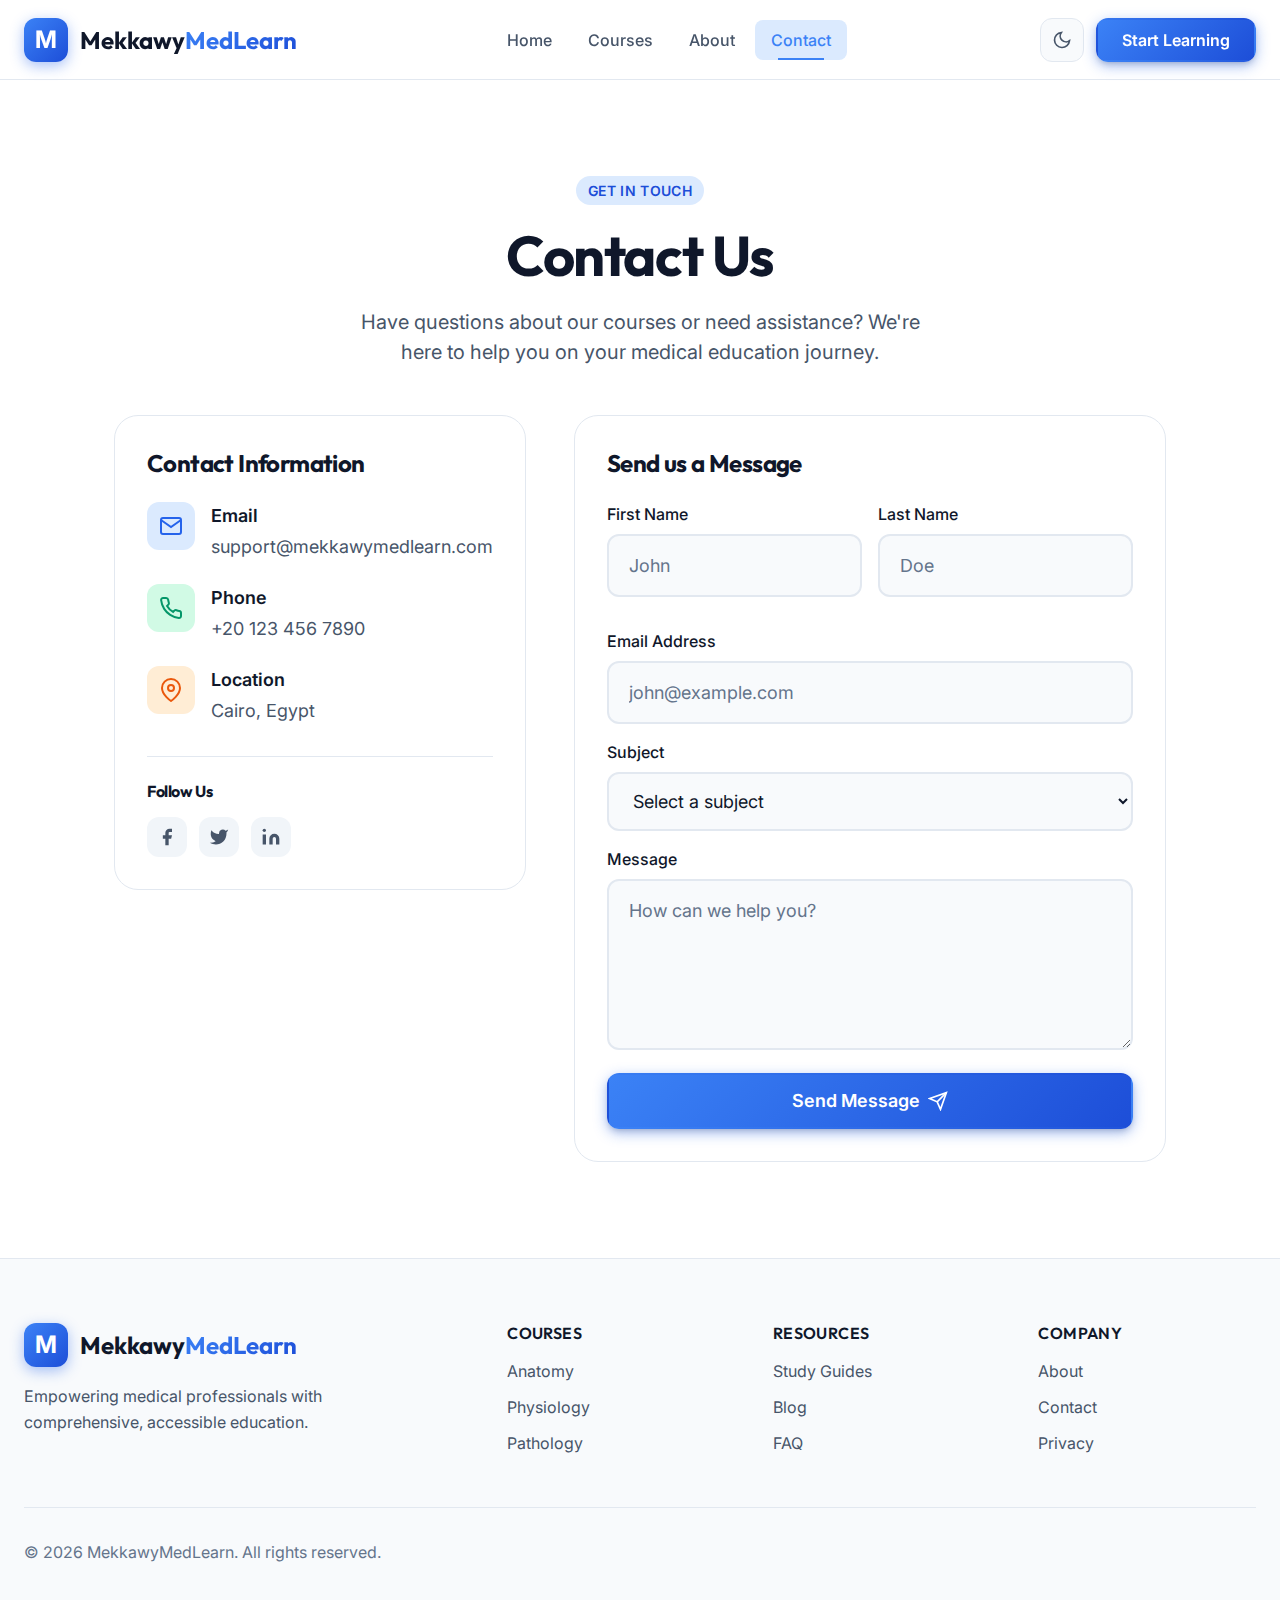
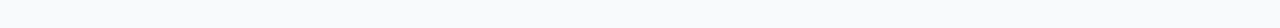
<file: contact.html>
<!DOCTYPE html>
<html lang="en">
<head>
  <meta charset="UTF-8">
  <meta name="viewport" content="width=device-width, initial-scale=1.0">
  <meta name="description" content="Contact MekkawyMedLearn - We're here to help with your medical education journey.">
  <title>Contact Us - MekkawyMedLearn</title>
  <link rel="preconnect" href="https://fonts.googleapis.com">
  <link rel="preconnect" href="https://fonts.gstatic.com" crossorigin>
  <link href="https://fonts.googleapis.com/css2?family=Inter:wght@300;400;500;600;700;800&family=Outfit:wght@400;500;600;700;800&display=swap" rel="stylesheet">
  <link rel="stylesheet" href="css/variables.css">
  <link rel="stylesheet" href="css/base.css">
  <link rel="stylesheet" href="css/components.css">
  <link rel="stylesheet" href="css/utilities.css">
  <link rel="stylesheet" href="css/layout.css">
</head>
<body>
  <header class="header" id="header">
    <div class="header-inner">
      <a href="index.html" class="logo">
        <div class="logo-icon">M</div>
        <span class="logo-text">Mekkawy<span>MedLearn</span></span>
      </a>
      <nav class="nav" id="nav">
        <a href="index.html" class="nav-link">Home</a>
        <a href="courses.html" class="nav-link">Courses</a>
        <a href="about.html" class="nav-link">About</a>
        <a href="contact.html" class="nav-link active">Contact</a>
      </nav>
      <div class="header-actions">
        <button class="theme-toggle" id="themeToggle" aria-label="Toggle dark mode">
          <svg class="moon-icon" width="20" height="20" viewBox="0 0 24 24" fill="none" stroke="currentColor" stroke-width="2"><path d="M21 12.79A9 9 0 1 1 11.21 3 7 7 0 0 0 21 12.79z"/></svg>
          <svg class="sun-icon" width="20" height="20" viewBox="0 0 24 24" fill="none" stroke="currentColor" stroke-width="2"><circle cx="12" cy="12" r="5"/><path d="M12 1v2M12 21v2M4.22 4.22l1.42 1.42M18.36 18.36l1.42 1.42M1 12h2M21 12h2M4.22 19.78l1.42-1.42M18.36 5.64l1.42-1.42"/></svg>
        </button>
        <a href="courses.html" class="btn btn-primary">Start Learning</a>
        <button class="menu-toggle" id="menuToggle"><span></span><span></span><span></span></button>
      </div>
    </div>
  </header>

  <main id="main-content" style="padding-top:var(--header-height);">
    <section class="section">
      <div class="container" style="max-width:1100px;">
        <div style="text-align:center;margin-bottom:var(--space-12);">
          <span class="badge badge-primary" style="margin-bottom:var(--space-4);">GET IN TOUCH</span>
          <h1 style="font-size:var(--text-4xl);margin-bottom:var(--space-4);">Contact Us</h1>
          <p style="color:var(--text-secondary);font-size:var(--text-lg);max-width:600px;margin:0 auto;">Have questions about our courses or need assistance? We're here to help you on your medical education journey.</p>
        </div>

        <div style="display:grid;grid-template-columns:1fr 1.5fr;gap:var(--space-12);">
          <!-- Contact Info -->
          <div>
            <div style="background:var(--bg-card);border:1px solid var(--border-color);border-radius:var(--radius-2xl);padding:var(--space-8);">
              <h3 style="font-size:var(--text-xl);margin-bottom:var(--space-6);">Contact Information</h3>
              
              <div style="display:flex;flex-direction:column;gap:var(--space-6);">
                <div style="display:flex;gap:var(--space-4);">
                  <div style="width:48px;height:48px;display:flex;align-items:center;justify-content:center;background:var(--primary-100);color:var(--primary-600);border-radius:var(--radius-lg);">
                    <svg width="24" height="24" viewBox="0 0 24 24" fill="none" stroke="currentColor" stroke-width="2"><path d="M4 4h16c1.1 0 2 .9 2 2v12c0 1.1-.9 2-2 2H4c-1.1 0-2-.9-2-2V6c0-1.1.9-2 2-2z"/><polyline points="22,6 12,13 2,6"/></svg>
                  </div>
                  <div>
                    <div style="font-weight:var(--font-semibold);margin-bottom:var(--space-1);">Email</div>
                    <a href="mailto:support@mekkawymedlearn.com" style="color:var(--text-secondary);">support@mekkawymedlearn.com</a>
                  </div>
                </div>

                <div style="display:flex;gap:var(--space-4);">
                  <div style="width:48px;height:48px;display:flex;align-items:center;justify-content:center;background:var(--secondary-100);color:var(--secondary-600);border-radius:var(--radius-lg);">
                    <svg width="24" height="24" viewBox="0 0 24 24" fill="none" stroke="currentColor" stroke-width="2"><path d="M22 16.92v3a2 2 0 0 1-2.18 2 19.79 19.79 0 0 1-8.63-3.07 19.5 19.5 0 0 1-6-6 19.79 19.79 0 0 1-3.07-8.67A2 2 0 0 1 4.11 2h3a2 2 0 0 1 2 1.72 12.84 12.84 0 0 0 .7 2.81 2 2 0 0 1-.45 2.11L8.09 9.91a16 16 0 0 0 6 6l1.27-1.27a2 2 0 0 1 2.11-.45 12.84 12.84 0 0 0 2.81.7A2 2 0 0 1 22 16.92z"/></svg>
                  </div>
                  <div>
                    <div style="font-weight:var(--font-semibold);margin-bottom:var(--space-1);">Phone</div>
                    <span style="color:var(--text-secondary);">+20 123 456 7890</span>
                  </div>
                </div>

                <div style="display:flex;gap:var(--space-4);">
                  <div style="width:48px;height:48px;display:flex;align-items:center;justify-content:center;background:var(--accent-100);color:var(--accent-600);border-radius:var(--radius-lg);">
                    <svg width="24" height="24" viewBox="0 0 24 24" fill="none" stroke="currentColor" stroke-width="2"><path d="M21 10c0 7-9 13-9 13s-9-6-9-13a9 9 0 0 1 18 0z"/><circle cx="12" cy="10" r="3"/></svg>
                  </div>
                  <div>
                    <div style="font-weight:var(--font-semibold);margin-bottom:var(--space-1);">Location</div>
                    <span style="color:var(--text-secondary);">Cairo, Egypt</span>
                  </div>
                </div>
              </div>

              <div style="margin-top:var(--space-8);padding-top:var(--space-6);border-top:1px solid var(--border-color);">
                <h4 style="font-size:var(--text-sm);margin-bottom:var(--space-4);">Follow Us</h4>
                <div style="display:flex;gap:var(--space-3);">
                  <a href="#" class="social-link" aria-label="Facebook">
                    <svg width="20" height="20" viewBox="0 0 24 24" fill="currentColor"><path d="M18 2h-3a5 5 0 0 0-5 5v3H7v4h3v8h4v-8h3l1-4h-4V7a1 1 0 0 1 1-1h3z"/></svg>
                  </a>
                  <a href="#" class="social-link" aria-label="Twitter">
                    <svg width="20" height="20" viewBox="0 0 24 24" fill="currentColor"><path d="M23 3a10.9 10.9 0 0 1-3.14 1.53 4.48 4.48 0 0 0-7.86 3v1A10.66 10.66 0 0 1 3 4s-4 9 5 13a11.64 11.64 0 0 1-7 2c9 5 20 0 20-11.5a4.5 4.5 0 0 0-.08-.83A7.72 7.72 0 0 0 23 3z"/></svg>
                  </a>
                  <a href="#" class="social-link" aria-label="LinkedIn">
                    <svg width="20" height="20" viewBox="0 0 24 24" fill="currentColor"><path d="M16 8a6 6 0 0 1 6 6v7h-4v-7a2 2 0 0 0-2-2 2 2 0 0 0-2 2v7h-4v-7a6 6 0 0 1 6-6z"/><rect x="2" y="9" width="4" height="12"/><circle cx="4" cy="4" r="2"/></svg>
                  </a>
                </div>
              </div>
            </div>
          </div>

          <!-- Contact Form -->
          <div style="background:var(--bg-card);border:1px solid var(--border-color);border-radius:var(--radius-2xl);padding:var(--space-8);">
            <h3 style="font-size:var(--text-xl);margin-bottom:var(--space-6);">Send us a Message</h3>
            
            <form id="contactForm">
              <div style="display:grid;grid-template-columns:1fr 1fr;gap:var(--space-4);margin-bottom:var(--space-4);">
                <div class="input-group">
                  <label style="display:block;font-size:var(--text-sm);font-weight:var(--font-medium);margin-bottom:var(--space-2);">First Name</label>
                  <input type="text" class="input" placeholder="John" required>
                </div>
                <div class="input-group">
                  <label style="display:block;font-size:var(--text-sm);font-weight:var(--font-medium);margin-bottom:var(--space-2);">Last Name</label>
                  <input type="text" class="input" placeholder="Doe" required>
                </div>
              </div>

              <div class="input-group">
                <label style="display:block;font-size:var(--text-sm);font-weight:var(--font-medium);margin-bottom:var(--space-2);">Email Address</label>
                <input type="email" class="input" placeholder="john@example.com" required>
              </div>

              <div class="input-group">
                <label style="display:block;font-size:var(--text-sm);font-weight:var(--font-medium);margin-bottom:var(--space-2);">Subject</label>
                <select class="input" required>
                  <option value="">Select a subject</option>
                  <option value="general">General Inquiry</option>
                  <option value="courses">Course Question</option>
                  <option value="technical">Technical Support</option>
                  <option value="partnership">Partnership</option>
                </select>
              </div>

              <div class="input-group">
                <label style="display:block;font-size:var(--text-sm);font-weight:var(--font-medium);margin-bottom:var(--space-2);">Message</label>
                <textarea class="input" rows="5" placeholder="How can we help you?" required style="resize:vertical;min-height:120px;"></textarea>
              </div>

              <button type="submit" class="btn btn-primary btn-lg" style="width:100%;">
                Send Message
                <svg width="20" height="20" viewBox="0 0 24 24" fill="none" stroke="currentColor" stroke-width="2"><line x1="22" y1="2" x2="11" y2="13"/><polygon points="22 2 15 22 11 13 2 9 22 2"/></svg>
              </button>
            </form>
          </div>
        </div>
      </div>
    </section>
  </main>

  <footer class="footer">
    <div class="container">
      <div class="footer-grid">
        <div class="footer-brand">
          <a href="index.html" class="logo"><div class="logo-icon">M</div><span class="logo-text">Mekkawy<span>MedLearn</span></span></a>
          <p>Empowering medical professionals with comprehensive, accessible education.</p>
        </div>
        <div class="footer-column"><h4>Courses</h4><div class="footer-links"><a href="#">Anatomy</a><a href="#">Physiology</a><a href="#">Pathology</a></div></div>
        <div class="footer-column"><h4>Resources</h4><div class="footer-links"><a href="#">Study Guides</a><a href="#">Blog</a><a href="#">FAQ</a></div></div>
        <div class="footer-column"><h4>Company</h4><div class="footer-links"><a href="about.html">About</a><a href="contact.html">Contact</a><a href="#">Privacy</a></div></div>
      </div>
      <div class="footer-bottom"><p>&copy; 2026 MekkawyMedLearn. All rights reserved.</p></div>
    </div>
  </footer>

  <script src="js/main.js"></script>
  <script src="js/theme.js"></script>
</body>
</html>
</file>
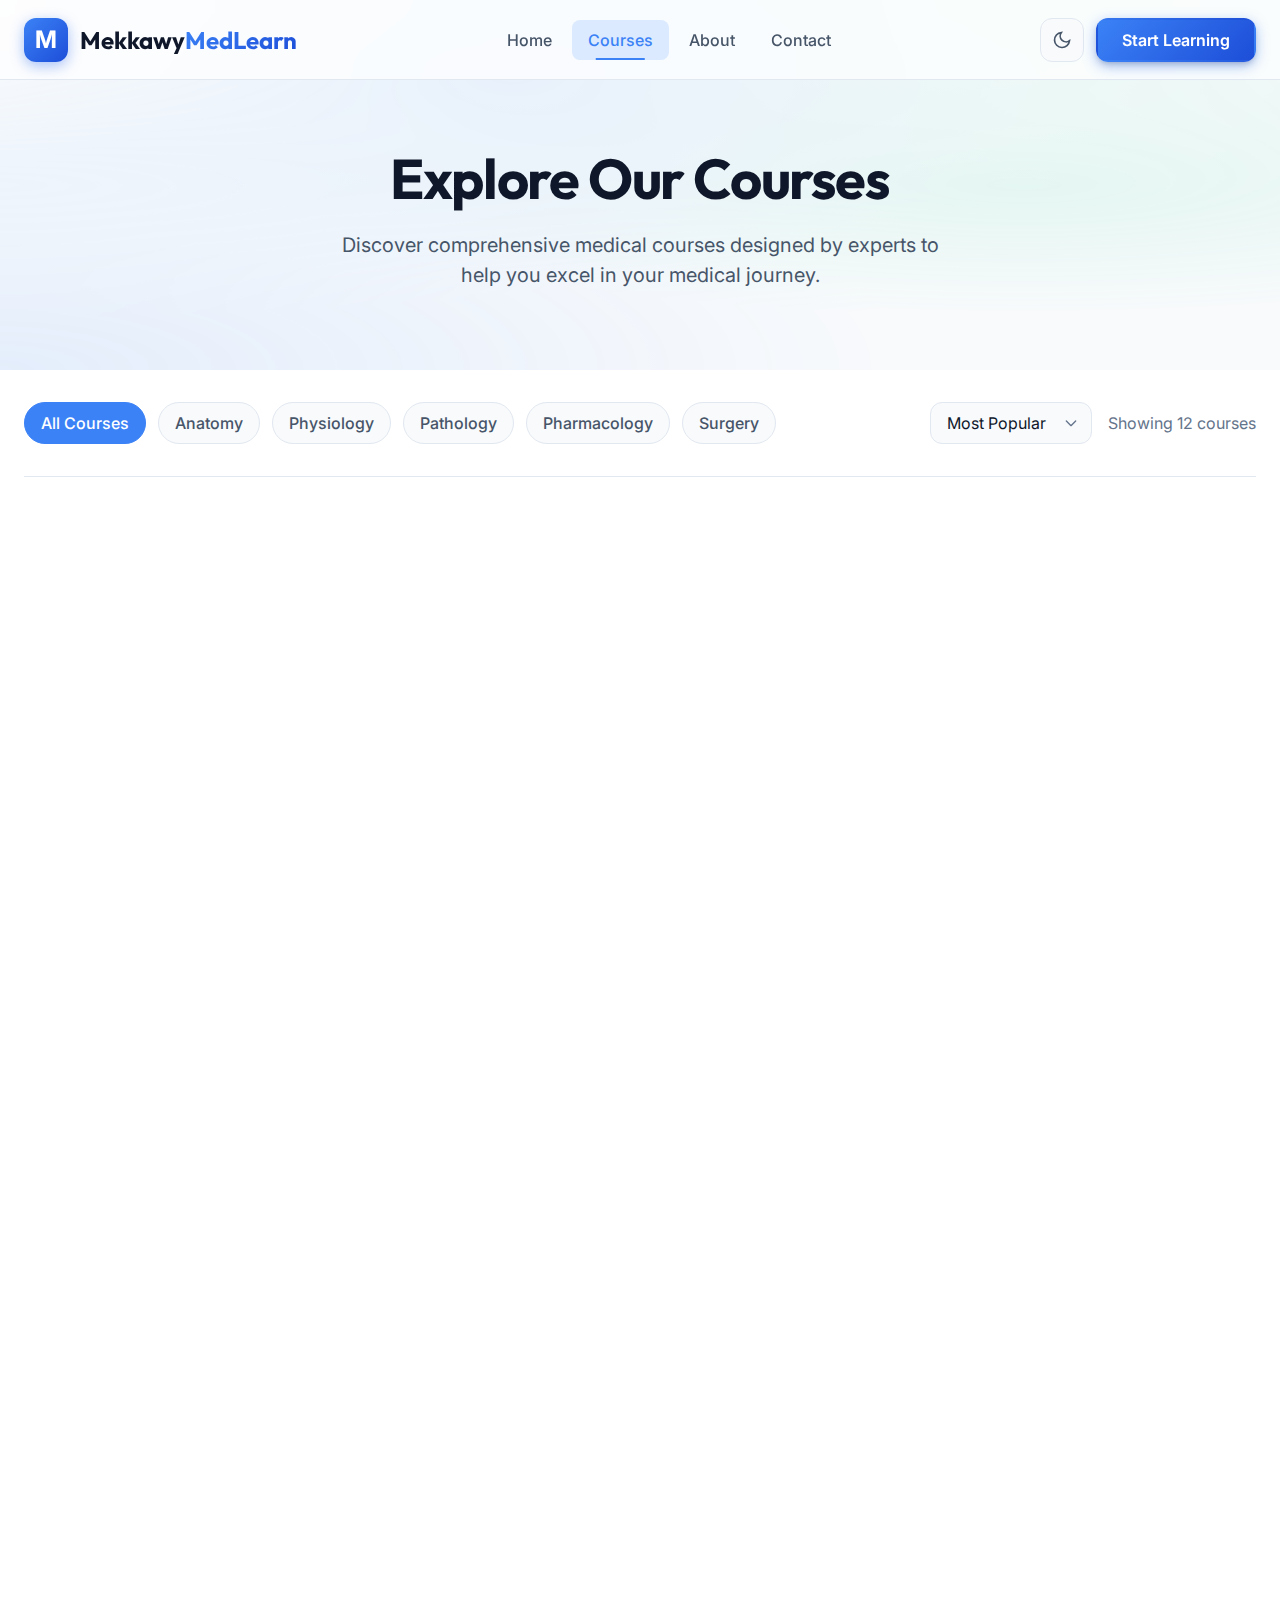
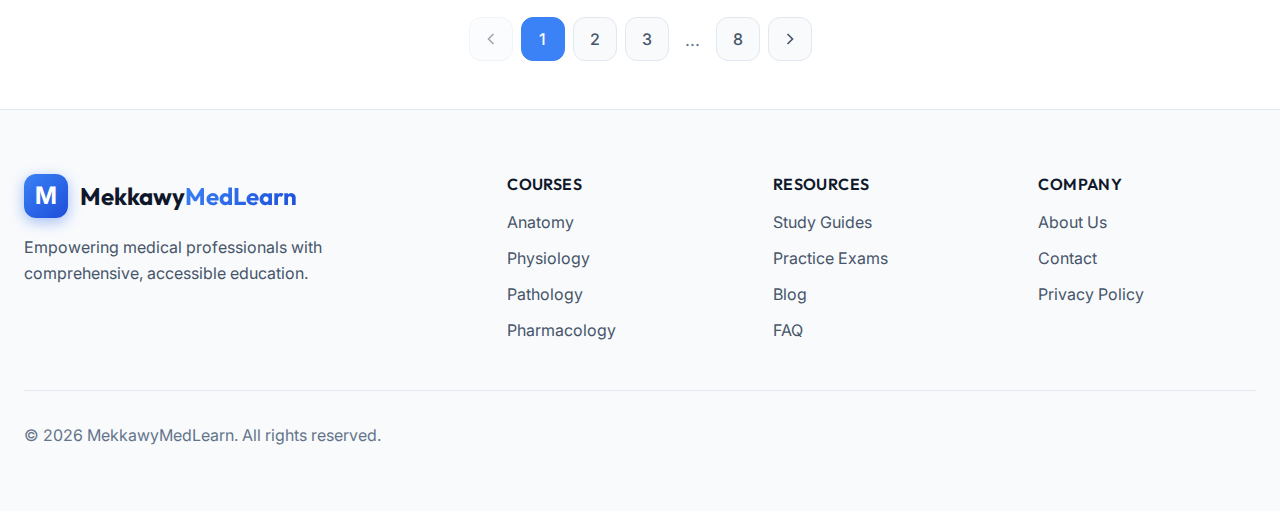
<file: courses.html>
<!DOCTYPE html>
<html lang="en">
<head>
  <meta charset="UTF-8">
  <meta name="viewport" content="width=device-width, initial-scale=1.0">
  <meta name="description" content="Explore our comprehensive medical courses - Anatomy, Physiology, Pathology, Pharmacology and more.">
  <title>Courses - MekkawyMedLearn</title>
  <link rel="preconnect" href="https://fonts.googleapis.com">
  <link rel="preconnect" href="https://fonts.gstatic.com" crossorigin>
  <link href="https://fonts.googleapis.com/css2?family=Inter:wght@300;400;500;600;700;800&family=Outfit:wght@400;500;600;700;800&display=swap" rel="stylesheet">
  <link rel="stylesheet" href="css/variables.css">
  <link rel="stylesheet" href="css/base.css">
  <link rel="stylesheet" href="css/components.css">
  <link rel="stylesheet" href="css/utilities.css">
  <link rel="stylesheet" href="css/layout.css">
  <link rel="stylesheet" href="css/pages/courses.css">
</head>
<body>
  <a href="#main-content" class="skip-link">Skip to main content</a>

  <!-- Header -->
  <header class="header" id="header">
    <div class="header-inner">
      <a href="index.html" class="logo">
        <div class="logo-icon">M</div>
        <span class="logo-text">Mekkawy<span>MedLearn</span></span>
      </a>
      <nav class="nav" id="nav">
        <a href="index.html" class="nav-link">Home</a>
        <a href="courses.html" class="nav-link active">Courses</a>
        <a href="about.html" class="nav-link">About</a>
        <a href="contact.html" class="nav-link">Contact</a>
      </nav>
      <div class="header-actions">
        <button class="theme-toggle" id="themeToggle" aria-label="Toggle dark mode">
          <svg class="moon-icon" width="20" height="20" viewBox="0 0 24 24" fill="none" stroke="currentColor" stroke-width="2"><path d="M21 12.79A9 9 0 1 1 11.21 3 7 7 0 0 0 21 12.79z"/></svg>
          <svg class="sun-icon" width="20" height="20" viewBox="0 0 24 24" fill="none" stroke="currentColor" stroke-width="2"><circle cx="12" cy="12" r="5"/><path d="M12 1v2M12 21v2M4.22 4.22l1.42 1.42M18.36 18.36l1.42 1.42M1 12h2M21 12h2M4.22 19.78l1.42-1.42M18.36 5.64l1.42-1.42"/></svg>
        </button>
        <a href="courses.html" class="btn btn-primary">Start Learning</a>
        <button class="menu-toggle" id="menuToggle" aria-label="Toggle menu"><span></span><span></span><span></span></button>
      </div>
    </div>
  </header>

  <main id="main-content">
    <!-- Page Header -->
    <section class="page-header">
      <div class="container page-header-content">
        <h1 class="page-title">Explore Our Courses</h1>
        <p class="page-description">Discover comprehensive medical courses designed by experts to help you excel in your medical journey.</p>
      </div>
    </section>

    <!-- Filters -->
    <section class="container">
      <div class="filters-section">
        <div class="filters-left">
          <button class="filter-btn active" data-filter="all">All Courses</button>
          <button class="filter-btn" data-filter="anatomy">Anatomy</button>
          <button class="filter-btn" data-filter="physiology">Physiology</button>
          <button class="filter-btn" data-filter="pathology">Pathology</button>
          <button class="filter-btn" data-filter="pharmacology">Pharmacology</button>
          <button class="filter-btn" data-filter="surgery">Surgery</button>
        </div>
        <div class="filters-right">
          <select class="sort-select" id="sortSelect">
            <option value="popular">Most Popular</option>
            <option value="newest">Newest</option>
            <option value="rating">Highest Rated</option>
          </select>
          <span class="results-count">Showing 12 courses</span>
        </div>
      </div>
    </section>

    <!-- Courses Grid -->
    <section class="courses-section container">
      <div class="courses-main-grid" id="coursesGrid">
        
        <!-- Course Card 1 -->
        <article class="course-card-enhanced">
          <div class="course-card-image">
            <div style="width:100%;height:100%;background:linear-gradient(135deg,#3b82f6,#10b981);display:flex;align-items:center;justify-content:center;color:white;font-size:4rem;">🫀</div>
            <div class="course-card-overlay"></div>
            <div class="course-card-play">
              <svg width="24" height="24" viewBox="0 0 24 24" fill="currentColor"><polygon points="5 3 19 12 5 21 5 3"/></svg>
            </div>
            <div class="course-badges">
              <span class="course-level">Beginner</span>
              <span class="course-price-badge free">Free</span>
            </div>
          </div>
          <div class="course-card-body">
            <span class="course-category-tag">Anatomy</span>
            <h3 class="course-card-title">Human Anatomy Essentials: Complete Foundation</h3>
            <div class="course-card-instructor">
              <div style="width:36px;height:36px;border-radius:50%;background:linear-gradient(135deg,#3b82f6,#8b5cf6);display:flex;align-items:center;justify-content:center;color:white;font-size:12px;font-weight:bold;">DM</div>
              <span class="instructor-name">Dr. Mekkawy</span>
            </div>
            <div class="course-card-stats">
              <span class="stat-item">
                <svg width="16" height="16" viewBox="0 0 24 24" fill="none" stroke="currentColor" stroke-width="2"><circle cx="12" cy="12" r="10"/><polyline points="12 6 12 12 16 14"/></svg>
                24h
              </span>
              <span class="stat-item">
                <svg width="16" height="16" viewBox="0 0 24 24" fill="none" stroke="currentColor" stroke-width="2"><path d="M2 3h6a4 4 0 0 1 4 4v14a3 3 0 0 0-3-3H2z"/><path d="M22 3h-6a4 4 0 0 0-4 4v14a3 3 0 0 1 3-3h7z"/></svg>
                42 Lessons
              </span>
              <div class="course-rating">
                <span class="rating-value">4.9</span>
                <span class="rating-stars">★</span>
              </div>
            </div>
          </div>
        </article>

        <!-- Course Card 2 - Neurology -->
        <a href="course-neurology.html" class="course-card-link">
        <article class="course-card-enhanced">
          <div class="course-card-image">
            <div style="width:100%;height:100%;background:linear-gradient(135deg,#8b5cf6,#ec4899);display:flex;align-items:center;justify-content:center;color:white;font-size:4rem;">🧠</div>
            <div class="course-card-overlay"></div>
            <div class="course-card-play">
              <svg width="24" height="24" viewBox="0 0 24 24" fill="currentColor"><polygon points="5 3 19 12 5 21 5 3"/></svg>
            </div>
            <div class="course-badges">
              <span class="course-level">Advanced</span>
            </div>
          </div>
          <div class="course-card-body">
            <span class="course-category-tag">Neurology</span>
            <h3 class="course-card-title">Neuroanatomy & Clinical Correlations</h3>
            <div class="course-card-instructor">
              <div style="width:36px;height:36px;border-radius:50%;background:linear-gradient(135deg,#10b981,#3b82f6);display:flex;align-items:center;justify-content:center;color:white;font-size:12px;font-weight:bold;">DM</div>
              <span class="instructor-name">Dr. Mekkawy</span>
            </div>
            <div class="course-card-stats">
              <span class="stat-item">
                <svg width="16" height="16" viewBox="0 0 24 24" fill="none" stroke="currentColor" stroke-width="2"><circle cx="12" cy="12" r="10"/><polyline points="12 6 12 12 16 14"/></svg>
                18h
              </span>
              <span class="stat-item">
                <svg width="16" height="16" viewBox="0 0 24 24" fill="none" stroke="currentColor" stroke-width="2"><path d="M2 3h6a4 4 0 0 1 4 4v14a3 3 0 0 0-3-3H2z"/><path d="M22 3h-6a4 4 0 0 0-4 4v14a3 3 0 0 1 3-3h7z"/></svg>
                1 Lesson
              </span>
              <div class="course-rating">
                <span class="rating-value">4.8</span>
                <span class="rating-stars">★</span>
              </div>
            </div>
          </div>
        </article>
        </a>

        <!-- Course Card 3 -->
        <article class="course-card-enhanced">
          <div class="course-card-image">
            <div style="width:100%;height:100%;background:linear-gradient(135deg,#f59e0b,#ef4444);display:flex;align-items:center;justify-content:center;color:white;font-size:4rem;">💊</div>
            <div class="course-card-overlay"></div>
            <div class="course-card-play">
              <svg width="24" height="24" viewBox="0 0 24 24" fill="currentColor"><polygon points="5 3 19 12 5 21 5 3"/></svg>
            </div>
            <div class="course-badges">
              <span class="course-level">Intermediate</span>
            </div>
          </div>
          <div class="course-card-body">
            <span class="course-category-tag">Pharmacology</span>
            <h3 class="course-card-title">Clinical Pharmacology Masterclass</h3>
            <div class="course-card-instructor">
              <div style="width:36px;height:36px;border-radius:50%;background:linear-gradient(135deg,#f59e0b,#ef4444);display:flex;align-items:center;justify-content:center;color:white;font-size:12px;font-weight:bold;">AK</div>
              <span class="instructor-name">Dr. Ali Khaled</span>
            </div>
            <div class="course-card-stats">
              <span class="stat-item">
                <svg width="16" height="16" viewBox="0 0 24 24" fill="none" stroke="currentColor" stroke-width="2"><circle cx="12" cy="12" r="10"/><polyline points="12 6 12 12 16 14"/></svg>
                32h
              </span>
              <span class="stat-item">
                <svg width="16" height="16" viewBox="0 0 24 24" fill="none" stroke="currentColor" stroke-width="2"><path d="M2 3h6a4 4 0 0 1 4 4v14a3 3 0 0 0-3-3H2z"/><path d="M22 3h-6a4 4 0 0 0-4 4v14a3 3 0 0 1 3-3h7z"/></svg>
                56 Lessons
              </span>
              <div class="course-rating">
                <span class="rating-value">4.9</span>
                <span class="rating-stars">★</span>
              </div>
            </div>
          </div>
        </article>

        <!-- Course Card 4 -->
        <article class="course-card-enhanced">
          <div class="course-card-image">
            <div style="width:100%;height:100%;background:linear-gradient(135deg,#06b6d4,#3b82f6);display:flex;align-items:center;justify-content:center;color:white;font-size:4rem;">🫁</div>
            <div class="course-card-overlay"></div>
            <div class="course-card-play">
              <svg width="24" height="24" viewBox="0 0 24 24" fill="currentColor"><polygon points="5 3 19 12 5 21 5 3"/></svg>
            </div>
            <div class="course-badges">
              <span class="course-level">Beginner</span>
            </div>
          </div>
          <div class="course-card-body">
            <span class="course-category-tag">Physiology</span>
            <h3 class="course-card-title">Respiratory System Physiology</h3>
            <div class="course-card-instructor">
              <div style="width:36px;height:36px;border-radius:50%;background:linear-gradient(135deg,#06b6d4,#3b82f6);display:flex;align-items:center;justify-content:center;color:white;font-size:12px;font-weight:bold;">FH</div>
              <span class="instructor-name">Dr. Fatima Hassan</span>
            </div>
            <div class="course-card-stats">
              <span class="stat-item">
                <svg width="16" height="16" viewBox="0 0 24 24" fill="none" stroke="currentColor" stroke-width="2"><circle cx="12" cy="12" r="10"/><polyline points="12 6 12 12 16 14"/></svg>
                12h
              </span>
              <span class="stat-item">
                <svg width="16" height="16" viewBox="0 0 24 24" fill="none" stroke="currentColor" stroke-width="2"><path d="M2 3h6a4 4 0 0 1 4 4v14a3 3 0 0 0-3-3H2z"/><path d="M22 3h-6a4 4 0 0 0-4 4v14a3 3 0 0 1 3-3h7z"/></svg>
                18 Lessons
              </span>
              <div class="course-rating">
                <span class="rating-value">4.7</span>
                <span class="rating-stars">★</span>
              </div>
            </div>
          </div>
        </article>

        <!-- Course Card 5 -->
        <article class="course-card-enhanced">
          <div class="course-card-image">
            <div style="width:100%;height:100%;background:linear-gradient(135deg,#ef4444,#f97316);display:flex;align-items:center;justify-content:center;color:white;font-size:4rem;">🔬</div>
            <div class="course-card-overlay"></div>
            <div class="course-card-play">
              <svg width="24" height="24" viewBox="0 0 24 24" fill="currentColor"><polygon points="5 3 19 12 5 21 5 3"/></svg>
            </div>
            <div class="course-badges">
              <span class="course-level">Advanced</span>
            </div>
          </div>
          <div class="course-card-body">
            <span class="course-category-tag">Pathology</span>
            <h3 class="course-card-title">General Pathology: From Basics to Advanced</h3>
            <div class="course-card-instructor">
              <div style="width:36px;height:36px;border-radius:50%;background:linear-gradient(135deg,#ef4444,#f97316);display:flex;align-items:center;justify-content:center;color:white;font-size:12px;font-weight:bold;">MN</div>
              <span class="instructor-name">Dr. Mohamed Nasser</span>
            </div>
            <div class="course-card-stats">
              <span class="stat-item">
                <svg width="16" height="16" viewBox="0 0 24 24" fill="none" stroke="currentColor" stroke-width="2"><circle cx="12" cy="12" r="10"/><polyline points="12 6 12 12 16 14"/></svg>
                40h
              </span>
              <span class="stat-item">
                <svg width="16" height="16" viewBox="0 0 24 24" fill="none" stroke="currentColor" stroke-width="2"><path d="M2 3h6a4 4 0 0 1 4 4v14a3 3 0 0 0-3-3H2z"/><path d="M22 3h-6a4 4 0 0 0-4 4v14a3 3 0 0 1 3-3h7z"/></svg>
                68 Lessons
              </span>
              <div class="course-rating">
                <span class="rating-value">4.9</span>
                <span class="rating-stars">★</span>
              </div>
            </div>
          </div>
        </article>

        <!-- Course Card 6 -->
        <article class="course-card-enhanced">
          <div class="course-card-image">
            <div style="width:100%;height:100%;background:linear-gradient(135deg,#10b981,#059669);display:flex;align-items:center;justify-content:center;color:white;font-size:4rem;">🩺</div>
            <div class="course-card-overlay"></div>
            <div class="course-card-play">
              <svg width="24" height="24" viewBox="0 0 24 24" fill="currentColor"><polygon points="5 3 19 12 5 21 5 3"/></svg>
            </div>
            <div class="course-badges">
              <span class="course-level">Intermediate</span>
              <span class="course-price-badge free">Free</span>
            </div>
          </div>
          <div class="course-card-body">
            <span class="course-category-tag">Surgery</span>
            <h3 class="course-card-title">Introduction to Surgical Principles</h3>
            <div class="course-card-instructor">
              <div style="width:36px;height:36px;border-radius:50%;background:linear-gradient(135deg,#10b981,#059669);display:flex;align-items:center;justify-content:center;color:white;font-size:12px;font-weight:bold;">YM</div>
              <span class="instructor-name">Dr. Youssef Mansour</span>
            </div>
            <div class="course-card-stats">
              <span class="stat-item">
                <svg width="16" height="16" viewBox="0 0 24 24" fill="none" stroke="currentColor" stroke-width="2"><circle cx="12" cy="12" r="10"/><polyline points="12 6 12 12 16 14"/></svg>
                28h
              </span>
              <span class="stat-item">
                <svg width="16" height="16" viewBox="0 0 24 24" fill="none" stroke="currentColor" stroke-width="2"><path d="M2 3h6a4 4 0 0 1 4 4v14a3 3 0 0 0-3-3H2z"/><path d="M22 3h-6a4 4 0 0 0-4 4v14a3 3 0 0 1 3-3h7z"/></svg>
                45 Lessons
              </span>
              <div class="course-rating">
                <span class="rating-value">4.8</span>
                <span class="rating-stars">★</span>
              </div>
            </div>
          </div>
        </article>
      </div>

      <!-- Pagination -->
      <div class="pagination">
        <button class="pagination-btn disabled" aria-label="Previous page">
          <svg width="20" height="20" viewBox="0 0 24 24" fill="none" stroke="currentColor" stroke-width="2"><polyline points="15 18 9 12 15 6"/></svg>
        </button>
        <button class="pagination-btn active">1</button>
        <button class="pagination-btn">2</button>
        <button class="pagination-btn">3</button>
        <span class="pagination-ellipsis">...</span>
        <button class="pagination-btn">8</button>
        <button class="pagination-btn" aria-label="Next page">
          <svg width="20" height="20" viewBox="0 0 24 24" fill="none" stroke="currentColor" stroke-width="2"><polyline points="9 18 15 12 9 6"/></svg>
        </button>
      </div>
    </section>
  </main>

  <!-- Footer -->
  <footer class="footer">
    <div class="container">
      <div class="footer-grid">
        <div class="footer-brand">
          <a href="index.html" class="logo">
            <div class="logo-icon">M</div>
            <span class="logo-text">Mekkawy<span>MedLearn</span></span>
          </a>
          <p>Empowering medical professionals with comprehensive, accessible education.</p>
        </div>
        <div class="footer-column">
          <h4>Courses</h4>
          <div class="footer-links">
            <a href="#">Anatomy</a><a href="#">Physiology</a><a href="#">Pathology</a><a href="#">Pharmacology</a>
          </div>
        </div>
        <div class="footer-column">
          <h4>Resources</h4>
          <div class="footer-links">
            <a href="#">Study Guides</a><a href="#">Practice Exams</a><a href="#">Blog</a><a href="#">FAQ</a>
          </div>
        </div>
        <div class="footer-column">
          <h4>Company</h4>
          <div class="footer-links">
            <a href="about.html">About Us</a><a href="contact.html">Contact</a><a href="#">Privacy Policy</a>
          </div>
        </div>
      </div>
      <div class="footer-bottom">
        <p>&copy; 2026 MekkawyMedLearn. All rights reserved.</p>
      </div>
    </div>
  </footer>

  <script src="js/main.js"></script>
  <script src="js/theme.js"></script>
  <script src="js/search.js"></script>
</body>
</html>
</file>
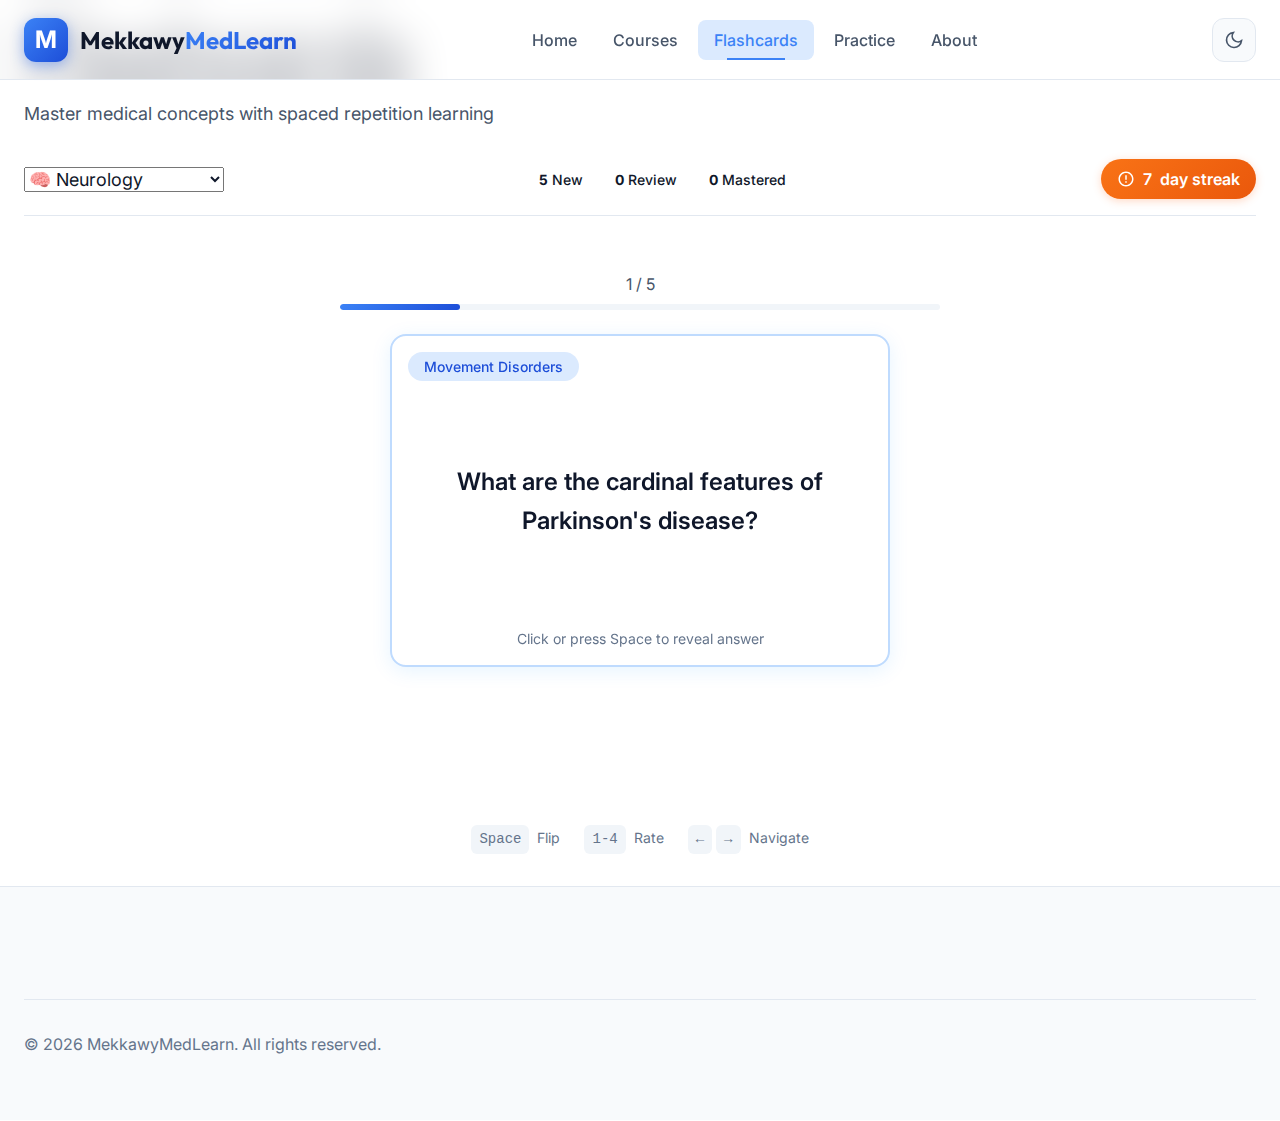
<file: flashcards.html>
<!DOCTYPE html>
<html lang="en">
<head>
  <meta charset="UTF-8">
  <meta name="viewport" content="width=device-width, initial-scale=1.0">
  <meta name="description" content="Study with interactive flashcards - Master medical concepts using spaced repetition.">
  <title>Flashcards - MekkawyMedLearn</title>
  
  <!-- Fonts -->
  <link rel="preconnect" href="https://fonts.googleapis.com">
  <link rel="preconnect" href="https://fonts.gstatic.com" crossorigin>
  <link href="https://fonts.googleapis.com/css2?family=Inter:wght@300;400;500;600;700;800&family=Outfit:wght@400;500;600;700;800&display=swap" rel="stylesheet">
  
  <!-- Styles -->
  <link rel="stylesheet" href="css/variables.css">
  <link rel="stylesheet" href="css/base.css">
  <link rel="stylesheet" href="css/components.css">
  <link rel="stylesheet" href="css/utilities.css">
  <link rel="stylesheet" href="css/layout.css">
  <link rel="stylesheet" href="css/accessibility.css">
  <link rel="stylesheet" href="css/pages/flashcards.css">
</head>
<body>
  <a href="#main-content" class="skip-link">Skip to main content</a>

  <!-- Header -->
  <header class="header" id="header">
    <div class="header-inner">
      <a href="index.html" class="logo">
        <div class="logo-icon">M</div>
        <span class="logo-text">Mekkawy<span>MedLearn</span></span>
      </a>
      <nav class="nav" id="nav">
        <a href="index.html" class="nav-link">Home</a>
        <a href="courses.html" class="nav-link">Courses</a>
        <a href="flashcards.html" class="nav-link active">Flashcards</a>
        <a href="practice.html" class="nav-link">Practice</a>
        <a href="about.html" class="nav-link">About</a>
      </nav>
      <div class="header-actions">
        <button class="theme-toggle" id="themeToggle" aria-label="Toggle dark mode">
          <svg class="moon-icon" width="20" height="20" viewBox="0 0 24 24" fill="none" stroke="currentColor" stroke-width="2"><path d="M21 12.79A9 9 0 1 1 11.21 3 7 7 0 0 0 21 12.79z"/></svg>
          <svg class="sun-icon" width="20" height="20" viewBox="0 0 24 24" fill="none" stroke="currentColor" stroke-width="2"><circle cx="12" cy="12" r="5"/><path d="M12 1v2M12 21v2M4.22 4.22l1.42 1.42M18.36 18.36l1.42 1.42M1 12h2M21 12h2M4.22 19.78l1.42-1.42M18.36 5.64l1.42-1.42"/></svg>
        </button>
        <button class="menu-toggle" id="menuToggle" aria-label="Toggle menu"><span></span><span></span><span></span></button>
      </div>
    </div>
  </header>

  <main id="main-content">
    <!-- Page Header -->
    <section class="page-header">
      <div class="container page-header-content">
        <h1 class="page-title">Flashcards</h1>
        <p class="page-description">Master medical concepts with spaced repetition learning</p>
      </div>
    </section>

    <!-- Flashcard Controls -->
    <section class="container">
      <div class="flashcard-controls">
        <div class="deck-selector">
          <label for="deckSelect" class="sr-only">Select Deck</label>
          <select id="deckSelect" class="sort-select">
            <option value="neurology">🧠 Neurology</option>
            <option value="cardiology">🫀 Cardiology</option>
            <option value="pharmacology">💊 Pharmacology</option>
          </select>
        </div>
        <div class="flashcard-stats">
          <span class="stat-pill new">
            <span class="stat-count" id="newCount">10</span> New
          </span>
          <span class="stat-pill review">
            <span class="stat-count" id="reviewCount">5</span> Review
          </span>
          <span class="stat-pill mastered">
            <span class="stat-count" id="masteredCount">25</span> Mastered
          </span>
        </div>
        <div class="streak-display">
          <div class="streak-badge">
            <svg viewBox="0 0 24 24" fill="currentColor"><path d="M12 2C6.5 2 2 6.5 2 12s4.5 10 10 10 10-4.5 10-10S17.5 2 12 2zm0 18c-4.4 0-8-3.6-8-8s3.6-8 8-8 8 3.6 8 8-3.6 8-8 8zm-1-13h2v6h-2zm0 8h2v2h-2z"/></svg>
            <span id="streakCount">7</span> day streak
          </div>
        </div>
      </div>
    </section>

    <!-- Main Flashcard Area -->
    <section class="flashcard-area container">
      <div class="flashcard-wrapper">
        <!-- Progress indicator -->
        <div class="card-progress">
          <span class="progress-text"><span id="currentCard">1</span> / <span id="totalCards">10</span></span>
          <div class="progress">
            <div class="progress-bar" id="progressBar" style="width: 10%"></div>
          </div>
        </div>

        <!-- Flashcard -->
        <div class="flashcard" id="flashcard" tabindex="0" role="button" aria-label="Flashcard - Click or press Space to flip">
          <div class="flashcard-inner">
            <div class="flashcard-front">
              <div class="flashcard-category pill-tag pill-tag-primary" id="cardCategory">Neurology</div>
              <div class="flashcard-question" id="cardQuestion">
                What is the most common cause of dementia?
              </div>
              <div class="flashcard-hint">Click or press Space to reveal answer</div>
            </div>
            <div class="flashcard-back">
              <div class="flashcard-answer" id="cardAnswer">
                <strong>Alzheimer's Disease</strong>
                <p>Accounts for 60-80% of dementia cases. Characterized by amyloid plaques and neurofibrillary tangles.</p>
              </div>
            </div>
          </div>
        </div>

        <!-- Rating Buttons -->
        <div class="rating-buttons" id="ratingButtons">
          <button class="rating-btn rating-again" data-rating="1" data-shortcut="1">
            <span class="rating-label">Again</span>
            <span class="rating-time">&lt;1 min</span>
          </button>
          <button class="rating-btn rating-hard" data-rating="2" data-shortcut="2">
            <span class="rating-label">Hard</span>
            <span class="rating-time">6 min</span>
          </button>
          <button class="rating-btn rating-good" data-rating="3" data-shortcut="3">
            <span class="rating-label">Good</span>
            <span class="rating-time">10 min</span>
          </button>
          <button class="rating-btn rating-easy" data-rating="4" data-shortcut="4">
            <span class="rating-label">Easy</span>
            <span class="rating-time">4 days</span>
          </button>
        </div>

        <!-- Keyboard shortcuts help -->
        <div class="keyboard-hints">
          <span><kbd>Space</kbd> Flip</span>
          <span><kbd>1-4</kbd> Rate</span>
          <span><kbd>←</kbd><kbd>→</kbd> Navigate</span>
        </div>
      </div>
    </section>

    <!-- Session Summary (hidden by default) -->
    <section class="session-summary container" id="sessionSummary" hidden>
      <div class="summary-card card-osmosis">
        <h2>Session Complete! 🎉</h2>
        <div class="summary-stats">
          <div class="summary-stat">
            <div class="summary-stat-value" id="cardsStudied">10</div>
            <div class="summary-stat-label">Cards Studied</div>
          </div>
          <div class="summary-stat">
            <div class="summary-stat-value correct" id="correctCount">8</div>
            <div class="summary-stat-label">Correct</div>
          </div>
          <div class="summary-stat">
            <div class="summary-stat-value" id="timeSpent">5:30</div>
            <div class="summary-stat-label">Time Spent</div>
          </div>
        </div>
        <div class="summary-actions">
          <button class="btn btn-primary" id="continueBtn">Continue Studying</button>
          <a href="courses.html" class="btn btn-secondary">Back to Courses</a>
        </div>
      </div>
    </section>
  </main>

  <!-- Footer -->
  <footer class="footer">
    <div class="container">
      <div class="footer-bottom">
        <p>&copy; 2026 MekkawyMedLearn. All rights reserved.</p>
      </div>
    </div>
  </footer>

  <!-- Live region for screen reader announcements -->
  <div class="live-region" aria-live="polite" id="announcer"></div>

  <script src="js/main.js"></script>
  <script src="js/theme.js"></script>
  <script src="js/flashcards.js"></script>
</body>
</html>
</file>
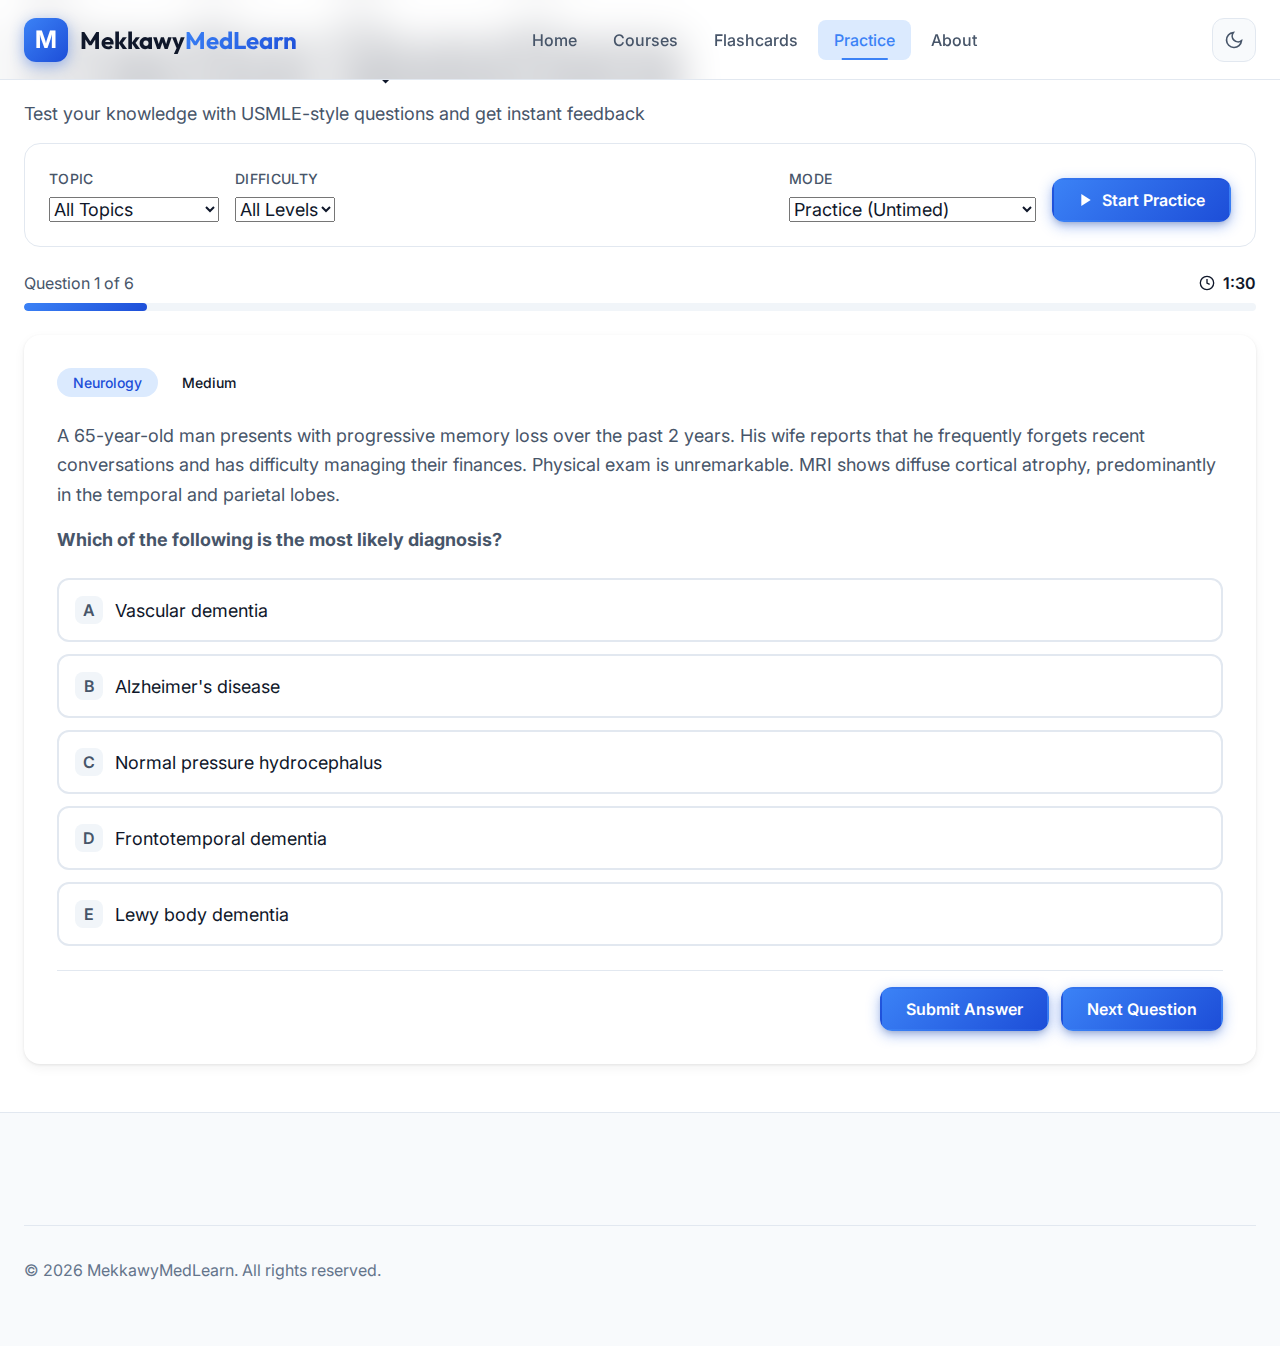
<file: practice.html>
<!DOCTYPE html>
<html lang="en">
<head>
  <meta charset="UTF-8">
  <meta name="viewport" content="width=device-width, initial-scale=1.0">
  <meta name="description" content="Test your medical knowledge with interactive practice questions and instant feedback.">
  <title>Practice Questions - MekkawyMedLearn</title>
  
  <!-- Fonts -->
  <link rel="preconnect" href="https://fonts.googleapis.com">
  <link rel="preconnect" href="https://fonts.gstatic.com" crossorigin>
  <link href="https://fonts.googleapis.com/css2?family=Inter:wght@300;400;500;600;700;800&family=Outfit:wght@400;500;600;700;800&display=swap" rel="stylesheet">
  
  <!-- Styles -->
  <link rel="stylesheet" href="css/variables.css">
  <link rel="stylesheet" href="css/base.css">
  <link rel="stylesheet" href="css/components.css">
  <link rel="stylesheet" href="css/utilities.css">
  <link rel="stylesheet" href="css/layout.css">
  <link rel="stylesheet" href="css/accessibility.css">
  <link rel="stylesheet" href="css/pages/practice.css">
</head>
<body>
  <a href="#main-content" class="skip-link">Skip to main content</a>

  <!-- Header -->
  <header class="header" id="header">
    <div class="header-inner">
      <a href="index.html" class="logo">
        <div class="logo-icon">M</div>
        <span class="logo-text">Mekkawy<span>MedLearn</span></span>
      </a>
      <nav class="nav" id="nav">
        <a href="index.html" class="nav-link">Home</a>
        <a href="courses.html" class="nav-link">Courses</a>
        <a href="flashcards.html" class="nav-link">Flashcards</a>
        <a href="practice.html" class="nav-link active">Practice</a>
        <a href="about.html" class="nav-link">About</a>
      </nav>
      <div class="header-actions">
        <button class="theme-toggle" id="themeToggle" aria-label="Toggle dark mode">
          <svg class="moon-icon" width="20" height="20" viewBox="0 0 24 24" fill="none" stroke="currentColor" stroke-width="2"><path d="M21 12.79A9 9 0 1 1 11.21 3 7 7 0 0 0 21 12.79z"/></svg>
          <svg class="sun-icon" width="20" height="20" viewBox="0 0 24 24" fill="none" stroke="currentColor" stroke-width="2"><circle cx="12" cy="12" r="5"/><path d="M12 1v2M12 21v2M4.22 4.22l1.42 1.42M18.36 18.36l1.42 1.42M1 12h2M21 12h2M4.22 19.78l1.42-1.42M18.36 5.64l1.42-1.42"/></svg>
        </button>
        <button class="menu-toggle" id="menuToggle" aria-label="Toggle menu"><span></span><span></span><span></span></button>
      </div>
    </div>
  </header>

  <main id="main-content">
    <!-- Page Header -->
    <section class="page-header">
      <div class="container page-header-content">
        <h1 class="page-title">Practice Questions</h1>
        <p class="page-description">Test your knowledge with USMLE-style questions and get instant feedback</p>
      </div>
    </section>

    <!-- Practice Controls -->
    <section class="container">
      <div class="practice-controls">
        <div class="control-group">
          <label for="topicSelect">Topic</label>
          <select id="topicSelect" class="sort-select">
            <option value="all">All Topics</option>
            <option value="neurology">🧠 Neurology</option>
            <option value="cardiology">🫀 Cardiology</option>
            <option value="pharmacology">💊 Pharmacology</option>
          </select>
        </div>
        <div class="control-group">
          <label for="difficultySelect">Difficulty</label>
          <select id="difficultySelect" class="sort-select">
            <option value="all">All Levels</option>
            <option value="easy">Easy</option>
            <option value="medium">Medium</option>
            <option value="hard">Hard</option>
          </select>
        </div>
        <div class="control-group">
          <label for="modeSelect">Mode</label>
          <select id="modeSelect" class="sort-select">
            <option value="practice">Practice (Untimed)</option>
            <option value="timed">Timed (90s/question)</option>
            <option value="exam">Exam Mode (40 questions)</option>
          </select>
        </div>
        <button class="btn btn-primary" id="startQuizBtn">
          <svg width="16" height="16" viewBox="0 0 24 24" fill="currentColor"><polygon points="5 3 19 12 5 21"/></svg>
          Start Practice
        </button>
      </div>
    </section>

    <!-- Question Area -->
    <section class="practice-area container" id="practiceArea">
      <!-- Progress Bar -->
      <div class="quiz-progress">
        <div class="quiz-progress-info">
          <span class="question-number">Question <span id="currentQuestion">1</span> of <span id="totalQuestions">10</span></span>
          <span class="timer" id="timer" hidden>
            <svg width="16" height="16" viewBox="0 0 24 24" fill="none" stroke="currentColor" stroke-width="2">
              <circle cx="12" cy="12" r="10"/><polyline points="12 6 12 12 16 14"/>
            </svg>
            <span id="timeRemaining">1:30</span>
          </span>
        </div>
        <div class="progress">
          <div class="progress-bar" id="quizProgressBar" style="width: 10%"></div>
        </div>
      </div>

      <!-- Question Card -->
      <div class="question-card card-osmosis" id="questionCard">
        <div class="question-header">
          <span class="pill-tag pill-tag-primary" id="questionTopic">Neurology</span>
          <span class="pill-tag" id="questionDifficulty">Medium</span>
        </div>
        
        <div class="question-stem" id="questionStem">
          <p>A 65-year-old man presents with progressive memory loss over the past 2 years. His wife reports that he frequently forgets recent conversations and has difficulty managing their finances. Physical exam is unremarkable. MRI shows diffuse cortical atrophy, predominantly in the temporal and parietal lobes.</p>
          <p class="question-prompt"><strong>Which of the following is the most likely diagnosis?</strong></p>
        </div>

        <div class="answer-options" id="answerOptions">
          <button class="answer-option" data-index="0">
            <span class="answer-option-letter">A</span>
            <span class="answer-text">Vascular dementia</span>
          </button>
          <button class="answer-option" data-index="1">
            <span class="answer-option-letter">B</span>
            <span class="answer-text">Alzheimer's disease</span>
          </button>
          <button class="answer-option" data-index="2">
            <span class="answer-option-letter">C</span>
            <span class="answer-text">Normal pressure hydrocephalus</span>
          </button>
          <button class="answer-option" data-index="3">
            <span class="answer-option-letter">D</span>
            <span class="answer-text">Frontotemporal dementia</span>
          </button>
          <button class="answer-option" data-index="4">
            <span class="answer-option-letter">E</span>
            <span class="answer-text">Lewy body dementia</span>
          </button>
        </div>

        <!-- Explanation (hidden until answer submitted) -->
        <div class="explanation-panel" id="explanationPanel" hidden>
          <div class="explanation-header">
            <span class="result-badge correct" id="resultBadge">
              <svg width="16" height="16" viewBox="0 0 24 24" fill="none" stroke="currentColor" stroke-width="3">
                <polyline points="20 6 9 17 4 12"/>
              </svg>
              Correct!
            </span>
          </div>
          <div class="explanation-content" id="explanationContent">
            <h4>Explanation</h4>
            <p><strong>B. Alzheimer's disease</strong> is correct. The clinical presentation of progressive memory loss affecting daily functioning, combined with MRI findings of diffuse cortical atrophy (especially temporal and parietal), is classic for Alzheimer's disease.</p>
            <p><strong>Key Points:</strong></p>
            <ul>
              <li>Most common cause of dementia (60-80% of cases)</li>
              <li>Gradual onset with progressive decline</li>
              <li>Memory impairment is the hallmark early symptom</li>
              <li>Imaging shows atrophy, especially in hippocampus and temporal lobes</li>
            </ul>
          </div>
        </div>

        <!-- Action Buttons -->
        <div class="question-actions">
          <button class="btn btn-primary" id="submitBtn">Submit Answer</button>
          <button class="btn btn-primary" id="nextBtn" hidden>Next Question</button>
        </div>
      </div>
    </section>

    <!-- Results Summary (hidden by default) -->
    <section class="results-summary container" id="resultsSummary" hidden>
      <div class="results-card card-osmosis">
        <h2>Practice Complete! 🎉</h2>
        
        <div class="score-display">
          <div class="score-ring">
            <div class="progress-ring" style="width: 120px; height: 120px;">
              <svg viewBox="0 0 36 36">
                <circle class="progress-ring-bg" cx="18" cy="18" r="15.915"/>
                <circle class="progress-ring-fill" id="scoreRing" cx="18" cy="18" r="15.915" 
                  stroke-dasharray="100" stroke-dashoffset="20"/>
              </svg>
              <span class="progress-ring-text" id="scorePercent">80%</span>
            </div>
          </div>
          <div class="score-details">
            <div class="score-stat">
              <span class="score-value correct" id="correctAnswers">8</span>
              <span class="score-label">Correct</span>
            </div>
            <div class="score-stat">
              <span class="score-value incorrect" id="incorrectAnswers">2</span>
              <span class="score-label">Incorrect</span>
            </div>
            <div class="score-stat">
              <span class="score-value" id="avgTime">45s</span>
              <span class="score-label">Avg. Time</span>
            </div>
          </div>
        </div>

        <div class="performance-breakdown">
          <h3>Performance by Topic</h3>
          <div class="topic-bars" id="topicBars">
            <!-- Dynamically generated -->
          </div>
        </div>

        <div class="results-actions">
          <button class="btn btn-primary" id="reviewMissedBtn">Review Missed Questions</button>
          <button class="btn btn-secondary" id="newQuizBtn">Start New Practice</button>
        </div>
      </div>
    </section>
  </main>

  <!-- Footer -->
  <footer class="footer">
    <div class="container">
      <div class="footer-bottom">
        <p>&copy; 2026 MekkawyMedLearn. All rights reserved.</p>
      </div>
    </div>
  </footer>

  <!-- Live region for screen reader announcements -->
  <div class="live-region" aria-live="polite" id="announcer"></div>

  <script src="js/main.js"></script>
  <script src="js/theme.js"></script>
  <script src="js/practice-questions.js"></script>
</body>
</html>
</file>
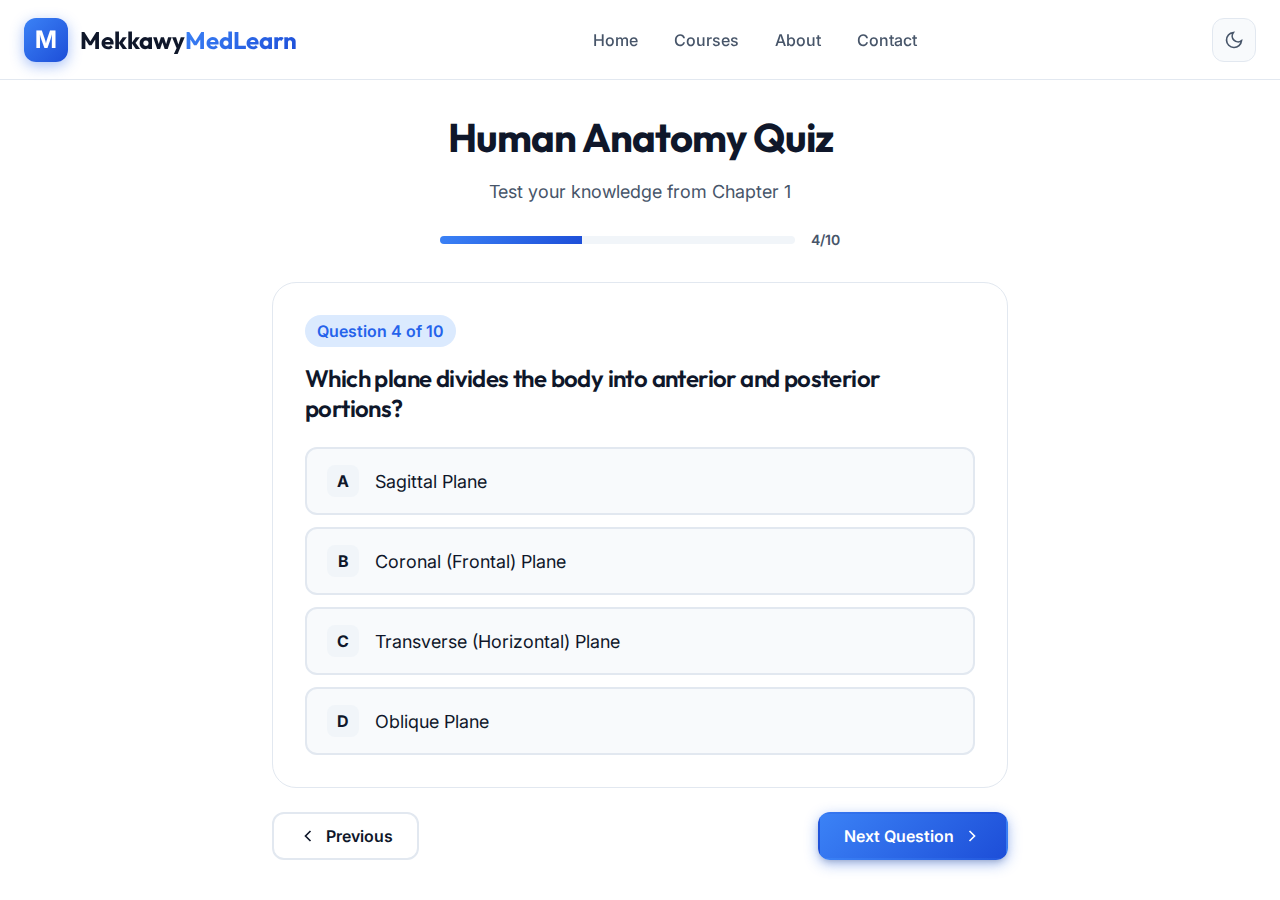
<file: quiz.html>
<!DOCTYPE html>
<html lang="en">
<head>
  <meta charset="UTF-8">
  <meta name="viewport" content="width=device-width, initial-scale=1.0">
  <meta name="description" content="Test your medical knowledge with interactive quizzes on MekkawyMedLearn.">
  <title>Quiz - Human Anatomy | MekkawyMedLearn</title>
  <link rel="preconnect" href="https://fonts.googleapis.com">
  <link rel="preconnect" href="https://fonts.gstatic.com" crossorigin>
  <link href="https://fonts.googleapis.com/css2?family=Inter:wght@300;400;500;600;700;800&family=Outfit:wght@400;500;600;700;800&display=swap" rel="stylesheet">
  <link rel="stylesheet" href="css/variables.css">
  <link rel="stylesheet" href="css/base.css">
  <link rel="stylesheet" href="css/components.css">
  <link rel="stylesheet" href="css/utilities.css">
  <link rel="stylesheet" href="css/layout.css">
  <link rel="stylesheet" href="css/pages/quiz.css">
</head>
<body>
  <header class="header" id="header">
    <div class="header-inner">
      <a href="index.html" class="logo">
        <div class="logo-icon">M</div>
        <span class="logo-text">Mekkawy<span>MedLearn</span></span>
      </a>
      <nav class="nav" id="nav">
        <a href="index.html" class="nav-link">Home</a>
        <a href="courses.html" class="nav-link">Courses</a>
        <a href="about.html" class="nav-link">About</a>
        <a href="contact.html" class="nav-link">Contact</a>
      </nav>
      <div class="header-actions">
        <button class="theme-toggle" id="themeToggle" aria-label="Toggle dark mode">
          <svg class="moon-icon" width="20" height="20" viewBox="0 0 24 24" fill="none" stroke="currentColor" stroke-width="2"><path d="M21 12.79A9 9 0 1 1 11.21 3 7 7 0 0 0 21 12.79z"/></svg>
          <svg class="sun-icon" width="20" height="20" viewBox="0 0 24 24" fill="none" stroke="currentColor" stroke-width="2"><circle cx="12" cy="12" r="5"/><path d="M12 1v2M12 21v2M4.22 4.22l1.42 1.42M18.36 18.36l1.42 1.42M1 12h2M21 12h2M4.22 19.78l1.42-1.42M18.36 5.64l1.42-1.42"/></svg>
        </button>
        <button class="menu-toggle" id="menuToggle"><span></span><span></span><span></span></button>
      </div>
    </div>
  </header>

  <main class="quiz-page" id="main-content">
    <div class="quiz-container">
      <div class="quiz-header">
        <h1 class="quiz-title">Human Anatomy Quiz</h1>
        <p style="color:var(--text-secondary);margin-bottom:1.5rem;">Test your knowledge from Chapter 1</p>
        <div class="quiz-progress">
          <div class="quiz-progress-bar">
            <div class="quiz-progress-fill" style="width:40%;"></div>
          </div>
          <span style="font-size:0.875rem;font-weight:600;color:var(--text-secondary);">4/10</span>
        </div>
      </div>

      <div class="quiz-card" id="questionCard">
        <span class="question-number">Question 4 of 10</span>
        <h2 class="question-text">Which plane divides the body into anterior and posterior portions?</h2>
        
        <div class="options-list" id="optionsList">
          <label class="option" data-option="a">
            <span class="option-letter">A</span>
            <span class="option-text">Sagittal Plane</span>
          </label>
          <label class="option" data-option="b">
            <span class="option-letter">B</span>
            <span class="option-text">Coronal (Frontal) Plane</span>
          </label>
          <label class="option" data-option="c">
            <span class="option-letter">C</span>
            <span class="option-text">Transverse (Horizontal) Plane</span>
          </label>
          <label class="option" data-option="d">
            <span class="option-letter">D</span>
            <span class="option-text">Oblique Plane</span>
          </label>
        </div>

        <div id="explanation" style="display:none;margin-top:1.5rem;padding:1rem;background:var(--secondary-100);border-radius:var(--radius-lg);border-left:4px solid var(--secondary-500);">
          <strong style="color:var(--secondary-700);">✓ Correct!</strong>
          <p style="margin:0.5rem 0 0;color:var(--text-secondary);font-size:0.875rem;">The Coronal (Frontal) Plane divides the body into anterior (front) and posterior (back) portions. It runs vertically from side to side.</p>
        </div>
      </div>

      <div class="quiz-actions">
        <button class="btn btn-secondary" id="prevBtn">
          <svg width="20" height="20" viewBox="0 0 24 24" fill="none" stroke="currentColor" stroke-width="2"><polyline points="15 18 9 12 15 6"/></svg>
          Previous
        </button>
        <button class="btn btn-primary" id="nextBtn">
          Next Question
          <svg width="20" height="20" viewBox="0 0 24 24" fill="none" stroke="currentColor" stroke-width="2"><polyline points="9 18 15 12 9 6"/></svg>
        </button>
      </div>
    </div>
  </main>

  <script src="js/main.js"></script>
  <script src="js/theme.js"></script>
  <script src="js/quiz.js"></script>
</body>
</html>
</file>
<file: css/variables.css>
/* ============================================
   MekkawyMedLearn - Design System Variables
   ============================================ */

:root {
  /* ===== Color Palette ===== */

  /* Primary - Medical Blue */
  --primary-50: #eff6ff;
  --primary-100: #dbeafe;
  --primary-200: #bfdbfe;
  --primary-300: #93c5fd;
  --primary-400: #60a5fa;
  --primary-500: #3b82f6;
  --primary-600: #2563eb;
  --primary-700: #1d4ed8;
  --primary-800: #1e40af;
  --primary-900: #1e3a8a;

  /* Secondary - Medical Teal/Green */
  --secondary-50: #ecfdf5;
  --secondary-100: #d1fae5;
  --secondary-200: #a7f3d0;
  --secondary-300: #6ee7b7;
  --secondary-400: #34d399;
  --secondary-500: #10b981;
  --secondary-600: #059669;
  --secondary-700: #047857;
  --secondary-800: #065f46;
  --secondary-900: #064e3b;

  /* Accent - Warm Orange */
  --accent-50: #fff7ed;
  --accent-100: #ffedd5;
  --accent-200: #fed7aa;
  --accent-300: #fdba74;
  --accent-400: #fb923c;
  --accent-500: #f97316;
  --accent-600: #ea580c;
  --accent-700: #c2410c;

  /* Neutral Grays */
  --gray-50: #f8fafc;
  --gray-100: #f1f5f9;
  --gray-200: #e2e8f0;
  --gray-300: #cbd5e1;
  --gray-400: #94a3b8;
  --gray-500: #64748b;
  --gray-600: #475569;
  --gray-700: #334155;
  --gray-800: #1e293b;
  --gray-900: #0f172a;
  --gray-950: #020617;

  /* Semantic Colors */
  --success: #10b981;
  --warning: #f59e0b;
  --error: #ef4444;
  --info: #3b82f6;

  /* ===== Theme Colors (Light Mode Default) ===== */
  --bg-primary: #ffffff;
  --bg-secondary: #f8fafc;
  --bg-tertiary: #f1f5f9;
  --bg-card: #ffffff;
  --bg-glass: rgba(255, 255, 255, 0.7);

  --text-primary: #0f172a;
  --text-secondary: #475569;
  --text-tertiary: #64748b;
  --text-inverse: #ffffff;

  --border-color: #e2e8f0;
  --border-hover: #cbd5e1;

  --shadow-color: rgba(0, 0, 0, 0.1);
  --shadow-color-lg: rgba(0, 0, 0, 0.15);

  /* ===== Typography ===== */
  --font-primary:
    "Inter", -apple-system, BlinkMacSystemFont, "Segoe UI", Roboto, sans-serif;
  --font-display: "Outfit", var(--font-primary);
  --font-mono: "Fira Code", "Consolas", monospace;

  /* Font Sizes - Fluid Typography */
  --text-xs: clamp(0.75rem, 0.7rem + 0.25vw, 0.875rem);
  --text-sm: clamp(0.875rem, 0.8rem + 0.375vw, 1rem);
  --text-base: clamp(1rem, 0.9rem + 0.5vw, 1.125rem);
  --text-lg: clamp(1.125rem, 1rem + 0.625vw, 1.25rem);
  --text-xl: clamp(1.25rem, 1.1rem + 0.75vw, 1.5rem);
  --text-2xl: clamp(1.5rem, 1.25rem + 1.25vw, 2rem);
  --text-3xl: clamp(1.875rem, 1.5rem + 1.875vw, 2.5rem);
  --text-4xl: clamp(2.25rem, 1.75rem + 2.5vw, 3.5rem);
  --text-5xl: clamp(3rem, 2rem + 5vw, 5rem);

  /* Font Weights */
  --font-light: 300;
  --font-normal: 400;
  --font-medium: 500;
  --font-semibold: 600;
  --font-bold: 700;
  --font-extrabold: 800;

  /* Line Heights */
  --leading-tight: 1.25;
  --leading-snug: 1.375;
  --leading-normal: 1.5;
  --leading-relaxed: 1.625;
  --leading-loose: 2;

  /* Letter Spacing */
  --tracking-tight: -0.025em;
  --tracking-normal: 0;
  --tracking-wide: 0.025em;

  /* ===== Spacing ===== */
  --space-1: 0.25rem;
  --space-2: 0.5rem;
  --space-3: 0.75rem;
  --space-4: 1rem;
  --space-5: 1.25rem;
  --space-6: 1.5rem;
  --space-8: 2rem;
  --space-10: 2.5rem;
  --space-12: 3rem;
  --space-16: 4rem;
  --space-20: 5rem;
  --space-24: 6rem;
  --space-32: 8rem;

  /* ===== Layout ===== */
  --container-sm: 640px;
  --container-md: 768px;
  --container-lg: 1024px;
  --container-xl: 1280px;
  --container-2xl: 1536px;

  --header-height: 80px;
  --sidebar-width: 280px;

  /* ===== Border Radius ===== */
  --radius-sm: 0.375rem;
  --radius-md: 0.5rem;
  --radius-lg: 0.75rem;
  --radius-xl: 1rem;
  --radius-2xl: 1.5rem;
  --radius-full: 9999px;

  /* ===== Shadows ===== */
  --shadow-sm: 0 1px 2px 0 var(--shadow-color);
  --shadow-md:
    0 4px 6px -1px var(--shadow-color), 0 2px 4px -2px var(--shadow-color);
  --shadow-lg:
    0 10px 15px -3px var(--shadow-color), 0 4px 6px -4px var(--shadow-color);
  --shadow-xl:
    0 20px 25px -5px var(--shadow-color-lg), 0 8px 10px -6px var(--shadow-color);
  --shadow-2xl: 0 25px 50px -12px var(--shadow-color-lg);
  --shadow-glow: 0 0 40px rgba(59, 130, 246, 0.3);

  /* ===== Transitions ===== */
  --transition-fast: 150ms ease;
  --transition-base: 300ms ease;
  --transition-slow: 500ms ease;
  --transition-bounce: 500ms cubic-bezier(0.68, -0.55, 0.265, 1.55);

  /* ===== Z-Index ===== */
  --z-dropdown: 100;
  --z-sticky: 200;
  --z-fixed: 300;
  --z-modal-backdrop: 400;
  --z-modal: 500;
  --z-popover: 600;
  --z-tooltip: 700;
}

/* ===== Dark Mode Theme ===== */
[data-theme="dark"] {
  --bg-primary: #0f172a;
  --bg-secondary: #1e293b;
  --bg-tertiary: #334155;
  --bg-card: #1e293b;
  --bg-glass: rgba(30, 41, 59, 0.8);

  --text-primary: #f8fafc;
  --text-secondary: #cbd5e1;
  --text-tertiary: #94a3b8;
  --text-inverse: #0f172a;

  --border-color: #334155;
  --border-hover: #475569;

  --shadow-color: rgba(0, 0, 0, 0.3);
  --shadow-color-lg: rgba(0, 0, 0, 0.5);
  --shadow-glow: 0 0 60px rgba(59, 130, 246, 0.4);
}

/* ===== Gradient Definitions ===== */
:root {
  --gradient-primary: linear-gradient(
    135deg,
    var(--primary-500) 0%,
    var(--primary-700) 100%
  );
  --gradient-secondary: linear-gradient(
    135deg,
    var(--secondary-500) 0%,
    var(--secondary-700) 100%
  );
  --gradient-hero: linear-gradient(
    135deg,
    var(--primary-600) 0%,
    var(--secondary-500) 50%,
    var(--primary-500) 100%
  );
  --gradient-glass: linear-gradient(
    135deg,
    rgba(255, 255, 255, 0.1) 0%,
    rgba(255, 255, 255, 0.05) 100%
  );
  --gradient-dark: linear-gradient(
    180deg,
    var(--gray-900) 0%,
    var(--gray-950) 100%
  );
  --gradient-mesh:
    radial-gradient(at 40% 20%, var(--primary-400) 0px, transparent 50%),
    radial-gradient(at 80% 0%, var(--secondary-300) 0px, transparent 50%),
    radial-gradient(at 0% 50%, var(--primary-300) 0px, transparent 50%),
    radial-gradient(at 80% 50%, var(--secondary-400) 0px, transparent 50%),
    radial-gradient(at 0% 100%, var(--primary-500) 0px, transparent 50%);
}

[data-theme="dark"] {
  --gradient-hero: linear-gradient(
    135deg,
    var(--gray-900) 0%,
    var(--primary-900) 50%,
    var(--gray-950) 100%
  );
  --gradient-glass: linear-gradient(
    135deg,
    rgba(255, 255, 255, 0.05) 0%,
    rgba(255, 255, 255, 0.02) 100%
  );
}
</file>
<file: css/components.css>
/* ============================================
   MekkawyMedLearn - Reusable Components
   ============================================ */

/* ===== Buttons ===== */
.btn {
  display: inline-flex;
  align-items: center;
  justify-content: center;
  gap: var(--space-2);
  padding: var(--space-3) var(--space-6);
  font-size: var(--text-sm);
  font-weight: var(--font-semibold);
  line-height: 1;
  text-align: center;
  border-radius: var(--radius-lg);
  transition: all var(--transition-base);
  cursor: pointer;
  border: 2px solid transparent;
  text-decoration: none;
  white-space: nowrap;
}

.btn:hover {
  transform: translateY(-2px);
}

.btn:active {
  transform: translateY(0);
}

/* Primary Button */
.btn-primary {
  background: var(--gradient-primary);
  color: white;
  box-shadow: var(--shadow-md), 0 4px 14px rgba(37, 99, 235, 0.4);
}

.btn-primary:hover {
  box-shadow: var(--shadow-lg), 0 6px 20px rgba(37, 99, 235, 0.5);
}

/* Secondary Button */
.btn-secondary {
  background: var(--bg-card);
  color: var(--text-primary);
  border-color: var(--border-color);
}

.btn-secondary:hover {
  border-color: var(--primary-500);
  color: var(--primary-500);
  box-shadow: var(--shadow-md);
}

/* Ghost Button */
.btn-ghost {
  background: transparent;
  color: var(--text-primary);
}

.btn-ghost:hover {
  background: var(--bg-secondary);
}

/* Button Sizes */
.btn-sm {
  padding: var(--space-2) var(--space-4);
  font-size: var(--text-xs);
}

.btn-lg {
  padding: var(--space-4) var(--space-8);
  font-size: var(--text-base);
}

.btn-icon {
  padding: var(--space-3);
  aspect-ratio: 1;
}

/* ===== Cards ===== */
.card {
  background: var(--bg-card);
  border-radius: var(--radius-xl);
  border: 1px solid var(--border-color);
  overflow: hidden;
  transition: all var(--transition-base);
}

.card:hover {
  border-color: var(--primary-300);
  box-shadow: var(--shadow-xl);
  transform: translateY(-4px);
}

.card-glass {
  background: var(--bg-glass);
  backdrop-filter: blur(20px);
  -webkit-backdrop-filter: blur(20px);
  border: 1px solid rgba(255, 255, 255, 0.1);
}

.card-image {
  width: 100%;
  aspect-ratio: 16 / 10;
  object-fit: cover;
}

.card-body {
  padding: var(--space-6);
}

.card-title {
  font-size: var(--text-xl);
  font-weight: var(--font-bold);
  margin-bottom: var(--space-2);
  color: var(--text-primary);
}

.card-description {
  font-size: var(--text-sm);
  color: var(--text-secondary);
  margin-bottom: var(--space-4);
  line-height: var(--leading-relaxed);
}

.card-footer {
  padding: var(--space-4) var(--space-6);
  border-top: 1px solid var(--border-color);
  display: flex;
  align-items: center;
  justify-content: space-between;
}

/* ===== Badges ===== */
.badge {
  display: inline-flex;
  align-items: center;
  gap: var(--space-1);
  padding: var(--space-1) var(--space-3);
  font-size: var(--text-xs);
  font-weight: var(--font-semibold);
  border-radius: var(--radius-full);
  text-transform: uppercase;
  letter-spacing: var(--tracking-wide);
}

.badge-primary {
  background: var(--primary-100);
  color: var(--primary-700);
}

[data-theme="dark"] .badge-primary {
  background: rgba(59, 130, 246, 0.2);
  color: var(--primary-400);
}

.badge-secondary {
  background: var(--secondary-100);
  color: var(--secondary-700);
}

[data-theme="dark"] .badge-secondary {
  background: rgba(16, 185, 129, 0.2);
  color: var(--secondary-400);
}

.badge-accent {
  background: var(--accent-100);
  color: var(--accent-700);
}

/* ===== Progress Bar ===== */
.progress {
  height: 8px;
  background: var(--bg-tertiary);
  border-radius: var(--radius-full);
  overflow: hidden;
}

.progress-bar {
  height: 100%;
  background: var(--gradient-primary);
  border-radius: var(--radius-full);
  transition: width var(--transition-slow);
}

/* ===== Avatar ===== */
.avatar {
  width: 48px;
  height: 48px;
  border-radius: var(--radius-full);
  object-fit: cover;
  border: 2px solid var(--bg-card);
  box-shadow: var(--shadow-md);
}

.avatar-sm { width: 32px; height: 32px; }
.avatar-lg { width: 64px; height: 64px; }
.avatar-xl { width: 96px; height: 96px; }

.avatar-group {
  display: flex;
}

.avatar-group .avatar {
  margin-left: -12px;
}

.avatar-group .avatar:first-child {
  margin-left: 0;
}

/* ===== Input Fields ===== */
.input-group {
  position: relative;
  margin-bottom: var(--space-4);
}

.input {
  width: 100%;
  padding: var(--space-4) var(--space-5);
  font-size: var(--text-base);
  background: var(--bg-secondary);
  border: 2px solid var(--border-color);
  border-radius: var(--radius-lg);
  color: var(--text-primary);
  transition: all var(--transition-fast);
}

.input:focus {
  outline: none;
  border-color: var(--primary-500);
  box-shadow: 0 0 0 4px rgba(59, 130, 246, 0.1);
}

.input::placeholder {
  color: var(--text-tertiary);
}

.input-icon {
  position: absolute;
  left: var(--space-4);
  top: 50%;
  transform: translateY(-50%);
  color: var(--text-tertiary);
}

.input-with-icon {
  padding-left: var(--space-12);
}

/* ===== Search Box ===== */
.search-box {
  position: relative;
  max-width: 400px;
}

.search-box .input {
  padding-left: var(--space-12);
  padding-right: var(--space-12);
}

.search-box .search-icon {
  position: absolute;
  left: var(--space-4);
  top: 50%;
  transform: translateY(-50%);
  color: var(--text-tertiary);
}

.search-box .search-btn {
  position: absolute;
  right: var(--space-2);
  top: 50%;
  transform: translateY(-50%);
}

/* ===== Tabs ===== */
.tabs {
  display: flex;
  gap: var(--space-1);
  background: var(--bg-secondary);
  padding: var(--space-1);
  border-radius: var(--radius-lg);
  overflow-x: auto;
}

.tab {
  padding: var(--space-3) var(--space-5);
  font-size: var(--text-sm);
  font-weight: var(--font-medium);
  color: var(--text-secondary);
  border-radius: var(--radius-md);
  transition: all var(--transition-fast);
  white-space: nowrap;
}

.tab:hover {
  color: var(--text-primary);
  background: var(--bg-tertiary);
}

.tab.active {
  background: var(--bg-card);
  color: var(--primary-500);
  box-shadow: var(--shadow-sm);
}

/* ===== Star Rating ===== */
.rating {
  display: flex;
  gap: var(--space-1);
}

.rating-star {
  color: var(--gray-300);
  font-size: var(--text-lg);
}

.rating-star.filled {
  color: #fbbf24;
}

/* ===== Skeleton Loading ===== */
.skeleton {
  background: linear-gradient(90deg, 
    var(--bg-tertiary) 25%, 
    var(--bg-secondary) 50%, 
    var(--bg-tertiary) 75%
  );
  background-size: 200% 100%;
  animation: skeleton-loading 1.5s infinite;
  border-radius: var(--radius-md);
}

@keyframes skeleton-loading {
  0% { background-position: 200% 0; }
  100% { background-position: -200% 0; }
}

/* ===== Tooltip ===== */
.tooltip {
  position: relative;
}

.tooltip::after {
  content: attr(data-tooltip);
  position: absolute;
  bottom: 100%;
  left: 50%;
  transform: translateX(-50%) translateY(-8px);
  padding: var(--space-2) var(--space-3);
  background: var(--gray-900);
  color: white;
  font-size: var(--text-xs);
  border-radius: var(--radius-md);
  white-space: nowrap;
  opacity: 0;
  visibility: hidden;
  transition: all var(--transition-fast);
  z-index: var(--z-tooltip);
}

.tooltip:hover::after {
  opacity: 1;
  visibility: visible;
  transform: translateX(-50%) translateY(-4px);
}

/* ===== Divider ===== */
.divider {
  height: 1px;
  background: var(--border-color);
  margin: var(--space-8) 0;
}

.divider-vertical {
  width: 1px;
  height: 100%;
  background: var(--border-color);
}

/* ===== Icon Wrapper ===== */
.icon-box {
  display: flex;
  align-items: center;
  justify-content: center;
  width: 56px;
  height: 56px;
  border-radius: var(--radius-xl);
  background: var(--gradient-primary);
  color: white;
  font-size: var(--text-xl);
}

.icon-box-secondary {
  background: var(--gradient-secondary);
}

.icon-box-ghost {
  background: var(--primary-100);
  color: var(--primary-600);
}

[data-theme="dark"] .icon-box-ghost {
  background: rgba(59, 130, 246, 0.15);
  color: var(--primary-400);
}

/* ===== Stats Box ===== */
.stat-box {
  text-align: center;
  padding: var(--space-6);
}

.stat-number {
  font-family: var(--font-display);
  font-size: var(--text-4xl);
  font-weight: var(--font-extrabold);
  background: var(--gradient-primary);
  -webkit-background-clip: text;
  -webkit-text-fill-color: transparent;
  background-clip: text;
}

.stat-label {
  font-size: var(--text-sm);
  color: var(--text-secondary);
  margin-top: var(--space-2);
}

/* ===== Tag/Pill ===== */
.tag {
  display: inline-flex;
  align-items: center;
  gap: var(--space-1);
  padding: var(--space-1) var(--space-3);
  font-size: var(--text-xs);
  font-weight: var(--font-medium);
  color: var(--text-secondary);
  background: var(--bg-secondary);
  border-radius: var(--radius-full);
  border: 1px solid var(--border-color);
  transition: all var(--transition-fast);
}

.tag:hover {
  background: var(--bg-tertiary);
  border-color: var(--primary-500);
  color: var(--primary-500);
}

.tag.active {
  background: var(--primary-500);
  color: white;
  border-color: var(--primary-500);
}

/* ===== Osmosis-Style Components ===== */

/* Clean Card - Osmosis style with minimal borders */
.card-osmosis {
  background: var(--bg-card);
  border-radius: var(--radius-xl);
  box-shadow: 0 1px 3px rgba(0, 0, 0, 0.08), 0 4px 12px rgba(0, 0, 0, 0.05);
  overflow: hidden;
  transition: all var(--transition-base);
  border: 1px solid transparent;
}

.card-osmosis:hover {
  box-shadow: 0 4px 12px rgba(0, 0, 0, 0.1), 0 8px 24px rgba(0, 0, 0, 0.08);
  transform: translateY(-2px);
}

[data-theme="dark"] .card-osmosis {
  box-shadow: 0 1px 3px rgba(0, 0, 0, 0.3), 0 4px 12px rgba(0, 0, 0, 0.2);
  border-color: var(--border-color);
}

/* Pill Tag - Category pills like Osmosis */
.pill-tag {
  display: inline-flex;
  align-items: center;
  gap: var(--space-1);
  padding: var(--space-1) var(--space-4);
  font-size: var(--text-xs);
  font-weight: var(--font-medium);
  border-radius: var(--radius-full);
  transition: all var(--transition-fast);
}

.pill-tag-primary {
  background: var(--primary-100);
  color: var(--primary-700);
}

.pill-tag-secondary {
  background: var(--secondary-100);
  color: var(--secondary-700);
}

.pill-tag-accent {
  background: var(--accent-100);
  color: var(--accent-700);
}

[data-theme="dark"] .pill-tag-primary {
  background: rgba(0, 145, 255, 0.15);
  color: var(--primary-300);
}

[data-theme="dark"] .pill-tag-secondary {
  background: rgba(0, 195, 175, 0.15);
  color: var(--secondary-300);
}

/* Progress Ring - Circular progress indicator */
.progress-ring {
  position: relative;
  width: 60px;
  height: 60px;
}

.progress-ring svg {
  transform: rotate(-90deg);
  width: 100%;
  height: 100%;
}

.progress-ring-bg {
  fill: none;
  stroke: var(--bg-tertiary);
  stroke-width: 6;
}

.progress-ring-fill {
  fill: none;
  stroke: var(--primary-500);
  stroke-width: 6;
  stroke-linecap: round;
  transition: stroke-dashoffset var(--transition-slow);
}

.progress-ring-text {
  position: absolute;
  top: 50%;
  left: 50%;
  transform: translate(-50%, -50%);
  font-size: var(--text-sm);
  font-weight: var(--font-bold);
  color: var(--text-primary);
}

/* Icon Button - Standardized icon buttons */
.icon-btn {
  display: inline-flex;
  align-items: center;
  justify-content: center;
  width: 40px;
  height: 40px;
  border-radius: var(--radius-lg);
  background: var(--bg-secondary);
  color: var(--text-secondary);
  border: 1px solid var(--border-color);
  transition: all var(--transition-fast);
  cursor: pointer;
}

.icon-btn:hover {
  background: var(--bg-tertiary);
  color: var(--primary-500);
  border-color: var(--primary-300);
}

.icon-btn-sm { width: 32px; height: 32px; }
.icon-btn-lg { width: 48px; height: 48px; }

/* Flashcard Component */
.flashcard {
  perspective: 1000px;
  -webkit-perspective: 1000px;
  width: 100%;
  max-width: 500px;
  aspect-ratio: 3/2;
  /* Fallback for browsers without aspect-ratio support */
  min-height: 280px;
  cursor: pointer;
}

/* Aspect ratio fallback for older browsers */
@supports not (aspect-ratio: 3/2) {
  .flashcard {
    height: 0;
    padding-bottom: 66.67%; /* 2:3 ratio */
    position: relative;
  }
  .flashcard-inner {
    position: absolute;
    top: 0;
    left: 0;
  }
}

.flashcard-inner {
  position: relative;
  width: 100%;
  height: 100%;
  transition: transform 0.6s cubic-bezier(0.4, 0, 0.2, 1);
  -webkit-transition: -webkit-transform 0.6s cubic-bezier(0.4, 0, 0.2, 1);
  transform-style: preserve-3d;
  -webkit-transform-style: preserve-3d;
}

.flashcard.flipped .flashcard-inner {
  transform: rotateY(180deg);
  -webkit-transform: rotateY(180deg);
}

.flashcard-front,
.flashcard-back {
  position: absolute;
  width: 100%;
  height: 100%;
  backface-visibility: hidden;
  -webkit-backface-visibility: hidden;
  -moz-backface-visibility: hidden;
  border-radius: var(--radius-xl);
  display: flex;
  flex-direction: column;
  align-items: center;
  justify-content: center;
  padding: var(--space-6);
  text-align: center;
  /* Fix for Safari mobile - use both standard and webkit */
  transform: translateZ(0);
  -webkit-transform: translateZ(0);
}

.flashcard-front {
  background: var(--bg-card);
  border: 2px solid var(--primary-200);
  box-shadow: 0 4px 20px rgba(0, 145, 255, 0.1);
  z-index: 2;
}

.flashcard-back {
  background: linear-gradient(135deg, var(--primary-500), var(--secondary-500));
  color: white;
  transform: rotateY(180deg);
  -webkit-transform: rotateY(180deg);
  z-index: 1;
}

.flashcard-question {
  font-size: var(--text-xl);
  font-weight: var(--font-semibold);
  color: var(--text-primary);
  line-height: var(--leading-relaxed);
}

.flashcard-answer {
  font-size: var(--text-lg);
  line-height: var(--leading-relaxed);
}

.flashcard-hint {
  position: absolute;
  bottom: var(--space-4);
  font-size: var(--text-xs);
  color: var(--text-tertiary);
}

/* Quiz Answer States */
.answer-option {
  padding: var(--space-4);
  border: 2px solid var(--border-color);
  border-radius: var(--radius-lg);
  background: var(--bg-card);
  cursor: pointer;
  transition: all var(--transition-fast);
  display: flex;
  align-items: center;
  gap: var(--space-3);
}

.answer-option:hover {
  border-color: var(--primary-300);
  background: var(--primary-50);
}

.answer-option.selected {
  border-color: var(--primary-500);
  background: var(--primary-50);
}

.answer-option.correct {
  border-color: var(--correct);
  background: var(--correct-bg);
}

.answer-option.incorrect {
  border-color: var(--incorrect);
  background: var(--incorrect-bg);
}

.answer-option-letter {
  width: 28px;
  height: 28px;
  border-radius: var(--radius-md);
  background: var(--bg-tertiary);
  display: flex;
  align-items: center;
  justify-content: center;
  font-weight: var(--font-semibold);
  font-size: var(--text-sm);
  color: var(--text-secondary);
  flex-shrink: 0;
}

.answer-option.correct .answer-option-letter {
  background: var(--correct);
  color: white;
}

.answer-option.incorrect .answer-option-letter {
  background: var(--incorrect);
  color: white;
}

/* Study Streak Badge */
.streak-badge {
  display: inline-flex;
  align-items: center;
  gap: var(--space-2);
  padding: var(--space-2) var(--space-4);
  background: linear-gradient(135deg, var(--accent-500), var(--accent-600));
  color: white;
  border-radius: var(--radius-full);
  font-weight: var(--font-semibold);
  font-size: var(--text-sm);
  box-shadow: 0 2px 8px rgba(255, 130, 65, 0.3);
}

.streak-badge svg {
  width: 18px;
  height: 18px;
}

/* Video Speed Control */
.speed-control {
  display: inline-flex;
  align-items: center;
  gap: var(--space-1);
  padding: var(--space-1);
  background: var(--bg-secondary);
  border-radius: var(--radius-md);
  border: 1px solid var(--border-color);
}

.speed-btn {
  padding: var(--space-1) var(--space-2);
  font-size: var(--text-xs);
  font-weight: var(--font-medium);
  color: var(--text-secondary);
  border-radius: var(--radius-sm);
  transition: all var(--transition-fast);
  cursor: pointer;
  background: transparent;
  border: none;
}

.speed-btn:hover,
.speed-btn.active {
  background: var(--primary-500);
  color: white;
}

/* Transcript Panel */
.transcript-line {
  padding: var(--space-2) var(--space-3);
  border-radius: var(--radius-md);
  cursor: pointer;
  transition: all var(--transition-fast);
}

.transcript-line:hover {
  background: var(--bg-secondary);
}

.transcript-line.active {
  background: var(--primary-100);
  border-left: 3px solid var(--primary-500);
}

.transcript-time {
  font-size: var(--text-xs);
  color: var(--primary-500);
  font-weight: var(--font-medium);
  margin-bottom: var(--space-1);
}

.transcript-text {
  font-size: var(--text-sm);
  color: var(--text-primary);
  line-height: var(--leading-relaxed);
}

/* High-Yield Note Card */
.note-card {
  background: var(--bg-card);
  border-radius: var(--radius-lg);
  border-left: 4px solid var(--primary-500);
  padding: var(--space-4);
  margin-bottom: var(--space-3);
}

.note-card-title {
  font-weight: var(--font-semibold);
  color: var(--text-primary);
  margin-bottom: var(--space-2);
}

.note-card-content {
  font-size: var(--text-sm);
  color: var(--text-secondary);
  line-height: var(--leading-relaxed);
}

.note-card.important {
  border-left-color: var(--accent-500);
  background: var(--accent-50);
}

.note-card.clinical {
  border-left-color: var(--secondary-500);
  background: var(--secondary-50);
}
</file>
<file: css/utilities.css>
/* ============================================
   MekkawyMedLearn - Utility Classes
   ============================================ */

/* ===== Display ===== */
.hidden { display: none !important; }
.block { display: block; }
.inline-block { display: inline-block; }
.flex { display: flex; }
.inline-flex { display: inline-flex; }
.grid { display: grid; }

/* ===== Flexbox ===== */
.flex-row { flex-direction: row; }
.flex-col { flex-direction: column; }
.flex-wrap { flex-wrap: wrap; }
.flex-nowrap { flex-wrap: nowrap; }

.items-start { align-items: flex-start; }
.items-center { align-items: center; }
.items-end { align-items: flex-end; }
.items-stretch { align-items: stretch; }

.justify-start { justify-content: flex-start; }
.justify-center { justify-content: center; }
.justify-end { justify-content: flex-end; }
.justify-between { justify-content: space-between; }
.justify-around { justify-content: space-around; }

.flex-1 { flex: 1; }
.flex-auto { flex: auto; }
.flex-none { flex: none; }

/* ===== Grid ===== */
.grid-cols-1 { grid-template-columns: repeat(1, minmax(0, 1fr)); }
.grid-cols-2 { grid-template-columns: repeat(2, minmax(0, 1fr)); }
.grid-cols-3 { grid-template-columns: repeat(3, minmax(0, 1fr)); }
.grid-cols-4 { grid-template-columns: repeat(4, minmax(0, 1fr)); }
.grid-cols-5 { grid-template-columns: repeat(5, minmax(0, 1fr)); }
.grid-cols-6 { grid-template-columns: repeat(6, minmax(0, 1fr)); }

@media (min-width: 640px) {
  .sm\:grid-cols-2 { grid-template-columns: repeat(2, minmax(0, 1fr)); }
  .sm\:grid-cols-3 { grid-template-columns: repeat(3, minmax(0, 1fr)); }
}

@media (min-width: 768px) {
  .md\:grid-cols-2 { grid-template-columns: repeat(2, minmax(0, 1fr)); }
  .md\:grid-cols-3 { grid-template-columns: repeat(3, minmax(0, 1fr)); }
  .md\:grid-cols-4 { grid-template-columns: repeat(4, minmax(0, 1fr)); }
}

@media (min-width: 1024px) {
  .lg\:grid-cols-3 { grid-template-columns: repeat(3, minmax(0, 1fr)); }
  .lg\:grid-cols-4 { grid-template-columns: repeat(4, minmax(0, 1fr)); }
  .lg\:grid-cols-5 { grid-template-columns: repeat(5, minmax(0, 1fr)); }
}

/* ===== Gap ===== */
.gap-1 { gap: var(--space-1); }
.gap-2 { gap: var(--space-2); }
.gap-3 { gap: var(--space-3); }
.gap-4 { gap: var(--space-4); }
.gap-5 { gap: var(--space-5); }
.gap-6 { gap: var(--space-6); }
.gap-8 { gap: var(--space-8); }
.gap-10 { gap: var(--space-10); }
.gap-12 { gap: var(--space-12); }

/* ===== Spacing - Margin ===== */
.m-auto { margin: auto; }
.mx-auto { margin-left: auto; margin-right: auto; }
.my-auto { margin-top: auto; margin-bottom: auto; }

.m-0 { margin: 0; }
.m-1 { margin: var(--space-1); }
.m-2 { margin: var(--space-2); }
.m-4 { margin: var(--space-4); }
.m-6 { margin: var(--space-6); }
.m-8 { margin: var(--space-8); }

.mt-0 { margin-top: 0; }
.mt-1 { margin-top: var(--space-1); }
.mt-2 { margin-top: var(--space-2); }
.mt-3 { margin-top: var(--space-3); }
.mt-4 { margin-top: var(--space-4); }
.mt-6 { margin-top: var(--space-6); }
.mt-8 { margin-top: var(--space-8); }
.mt-10 { margin-top: var(--space-10); }
.mt-12 { margin-top: var(--space-12); }
.mt-16 { margin-top: var(--space-16); }

.mb-0 { margin-bottom: 0; }
.mb-1 { margin-bottom: var(--space-1); }
.mb-2 { margin-bottom: var(--space-2); }
.mb-3 { margin-bottom: var(--space-3); }
.mb-4 { margin-bottom: var(--space-4); }
.mb-6 { margin-bottom: var(--space-6); }
.mb-8 { margin-bottom: var(--space-8); }
.mb-10 { margin-bottom: var(--space-10); }
.mb-12 { margin-bottom: var(--space-12); }

.ml-auto { margin-left: auto; }
.mr-auto { margin-right: auto; }

/* ===== Spacing - Padding ===== */
.p-0 { padding: 0; }
.p-1 { padding: var(--space-1); }
.p-2 { padding: var(--space-2); }
.p-3 { padding: var(--space-3); }
.p-4 { padding: var(--space-4); }
.p-6 { padding: var(--space-6); }
.p-8 { padding: var(--space-8); }

.px-4 { padding-left: var(--space-4); padding-right: var(--space-4); }
.px-6 { padding-left: var(--space-6); padding-right: var(--space-6); }
.px-8 { padding-left: var(--space-8); padding-right: var(--space-8); }

.py-2 { padding-top: var(--space-2); padding-bottom: var(--space-2); }
.py-4 { padding-top: var(--space-4); padding-bottom: var(--space-4); }
.py-6 { padding-top: var(--space-6); padding-bottom: var(--space-6); }
.py-8 { padding-top: var(--space-8); padding-bottom: var(--space-8); }
.py-12 { padding-top: var(--space-12); padding-bottom: var(--space-12); }
.py-16 { padding-top: var(--space-16); padding-bottom: var(--space-16); }

/* ===== Typography ===== */
.text-xs { font-size: var(--text-xs); }
.text-sm { font-size: var(--text-sm); }
.text-base { font-size: var(--text-base); }
.text-lg { font-size: var(--text-lg); }
.text-xl { font-size: var(--text-xl); }
.text-2xl { font-size: var(--text-2xl); }
.text-3xl { font-size: var(--text-3xl); }
.text-4xl { font-size: var(--text-4xl); }
.text-5xl { font-size: var(--text-5xl); }

.font-light { font-weight: var(--font-light); }
.font-normal { font-weight: var(--font-normal); }
.font-medium { font-weight: var(--font-medium); }
.font-semibold { font-weight: var(--font-semibold); }
.font-bold { font-weight: var(--font-bold); }
.font-extrabold { font-weight: var(--font-extrabold); }

.text-left { text-align: left; }
.text-center { text-align: center; }
.text-right { text-align: right; }

.text-primary { color: var(--text-primary); }
.text-secondary { color: var(--text-secondary); }
.text-tertiary { color: var(--text-tertiary); }
.text-accent { color: var(--primary-500); }
.text-success { color: var(--success); }
.text-warning { color: var(--warning); }
.text-error { color: var(--error); }

.uppercase { text-transform: uppercase; }
.lowercase { text-transform: lowercase; }
.capitalize { text-transform: capitalize; }

.leading-tight { line-height: var(--leading-tight); }
.leading-normal { line-height: var(--leading-normal); }
.leading-relaxed { line-height: var(--leading-relaxed); }

.tracking-tight { letter-spacing: var(--tracking-tight); }
.tracking-wide { letter-spacing: var(--tracking-wide); }

.truncate {
  overflow: hidden;
  text-overflow: ellipsis;
  white-space: nowrap;
}

.line-clamp-2 {
  display: -webkit-box;
  -webkit-line-clamp: 2;
  -webkit-box-orient: vertical;
  overflow: hidden;
}

.line-clamp-3 {
  display: -webkit-box;
  -webkit-line-clamp: 3;
  -webkit-box-orient: vertical;
  overflow: hidden;
}

/* ===== Width & Height ===== */
.w-full { width: 100%; }
.w-auto { width: auto; }
.w-screen { width: 100vw; }
.max-w-none { max-width: none; }
.max-w-md { max-width: var(--container-md); }
.max-w-lg { max-width: var(--container-lg); }
.max-w-xl { max-width: var(--container-xl); }

.h-full { height: 100%; }
.h-auto { height: auto; }
.h-screen { height: 100vh; }
.min-h-screen { min-height: 100vh; }

/* ===== Position ===== */
.relative { position: relative; }
.absolute { position: absolute; }
.fixed { position: fixed; }
.sticky { position: sticky; }

.inset-0 { top: 0; right: 0; bottom: 0; left: 0; }
.top-0 { top: 0; }
.right-0 { right: 0; }
.bottom-0 { bottom: 0; }
.left-0 { left: 0; }

/* ===== Z-Index ===== */
.z-0 { z-index: 0; }
.z-10 { z-index: 10; }
.z-20 { z-index: 20; }
.z-50 { z-index: 50; }
.z-100 { z-index: 100; }

/* ===== Overflow ===== */
.overflow-hidden { overflow: hidden; }
.overflow-auto { overflow: auto; }
.overflow-x-auto { overflow-x: auto; }
.overflow-y-auto { overflow-y: auto; }

/* ===== Border Radius ===== */
.rounded-none { border-radius: 0; }
.rounded-sm { border-radius: var(--radius-sm); }
.rounded-md { border-radius: var(--radius-md); }
.rounded-lg { border-radius: var(--radius-lg); }
.rounded-xl { border-radius: var(--radius-xl); }
.rounded-2xl { border-radius: var(--radius-2xl); }
.rounded-full { border-radius: var(--radius-full); }

/* ===== Shadows ===== */
.shadow-sm { box-shadow: var(--shadow-sm); }
.shadow-md { box-shadow: var(--shadow-md); }
.shadow-lg { box-shadow: var(--shadow-lg); }
.shadow-xl { box-shadow: var(--shadow-xl); }
.shadow-2xl { box-shadow: var(--shadow-2xl); }
.shadow-none { box-shadow: none; }

/* ===== Opacity ===== */
.opacity-0 { opacity: 0; }
.opacity-25 { opacity: 0.25; }
.opacity-50 { opacity: 0.5; }
.opacity-75 { opacity: 0.75; }
.opacity-100 { opacity: 1; }

/* ===== Cursor ===== */
.cursor-pointer { cursor: pointer; }
.cursor-not-allowed { cursor: not-allowed; }

/* ===== Pointer Events ===== */
.pointer-events-none { pointer-events: none; }
.pointer-events-auto { pointer-events: auto; }

/* ===== Object Fit ===== */
.object-cover { object-fit: cover; }
.object-contain { object-fit: contain; }
.object-center { object-position: center; }

/* ===== Aspect Ratio ===== */
.aspect-square { aspect-ratio: 1 / 1; }
.aspect-video { aspect-ratio: 16 / 9; }
.aspect-poster { aspect-ratio: 2 / 3; }

/* ===== Transitions ===== */
.transition { transition: all var(--transition-base); }
.transition-fast { transition: all var(--transition-fast); }
.transition-slow { transition: all var(--transition-slow); }
.transition-none { transition: none; }

/* ===== Animations ===== */
.animate-pulse {
  animation: pulse 2s cubic-bezier(0.4, 0, 0.6, 1) infinite;
}

@keyframes pulse {
  0%, 100% { opacity: 1; }
  50% { opacity: 0.5; }
}

.animate-bounce {
  animation: bounce 1s infinite;
}

@keyframes bounce {
  0%, 100% {
    transform: translateY(-25%);
    animation-timing-function: cubic-bezier(0.8, 0, 1, 1);
  }
  50% {
    transform: translateY(0);
    animation-timing-function: cubic-bezier(0, 0, 0.2, 1);
  }
}

.animate-spin {
  animation: spin 1s linear infinite;
}

@keyframes spin {
  from { transform: rotate(0deg); }
  to { transform: rotate(360deg); }
}

.animate-fade-in {
  animation: fadeIn 0.5s ease-out forwards;
}

@keyframes fadeIn {
  from {
    opacity: 0;
    transform: translateY(20px);
  }
  to {
    opacity: 1;
    transform: translateY(0);
  }
}

.animate-slide-up {
  animation: slideUp 0.5s ease-out forwards;
}

@keyframes slideUp {
  from {
    opacity: 0;
    transform: translateY(40px);
  }
  to {
    opacity: 1;
    transform: translateY(0);
  }
}

/* ===== Responsive Visibility ===== */
@media (max-width: 639px) {
  .sm\:hidden { display: none; }
}

@media (min-width: 640px) {
  .sm\:block { display: block; }
  .sm\:flex { display: flex; }
  .sm\:hidden { display: none; }
}

@media (max-width: 767px) {
  .md\:hidden { display: none; }
}

@media (min-width: 768px) {
  .md\:block { display: block; }
  .md\:flex { display: flex; }
  .md\:hidden { display: none; }
}

@media (max-width: 1023px) {
  .lg\:hidden { display: none; }
}

@media (min-width: 1024px) {
  .lg\:block { display: block; }
  .lg\:flex { display: flex; }
  .lg\:hidden { display: none; }
}

/* ===== Background Utilities ===== */
.bg-primary { background-color: var(--bg-primary); }
.bg-secondary { background-color: var(--bg-secondary); }
.bg-tertiary { background-color: var(--bg-tertiary); }
.bg-gradient { background: var(--gradient-primary); }
.bg-gradient-hero { background: var(--gradient-hero); }

/* ===== Border Utilities ===== */
.border { border: 1px solid var(--border-color); }
.border-2 { border: 2px solid var(--border-color); }
.border-t { border-top: 1px solid var(--border-color); }
.border-b { border-bottom: 1px solid var(--border-color); }
.border-primary { border-color: var(--primary-500); }
.border-transparent { border-color: transparent; }
</file>
<file: css/layout.css>
/* ============================================
   MekkawyMedLearn - Header & Navigation
   ============================================ */

/* ===== Header ===== */
.header {
  position: fixed;
  top: 0;
  left: 0;
  right: 0;
  height: var(--header-height);
  background: var(--bg-glass);
  backdrop-filter: blur(20px);
  -webkit-backdrop-filter: blur(20px);
  border-bottom: 1px solid var(--border-color);
  z-index: var(--z-fixed);
  transition: all var(--transition-base);
}

.header.scrolled {
  box-shadow: var(--shadow-lg);
}

.header-inner {
  display: flex;
  align-items: center;
  justify-content: space-between;
  height: 100%;
  padding-inline: var(--space-6);
  max-width: var(--container-2xl);
  margin-inline: auto;
}

/* ===== Logo ===== */
.logo {
  display: flex;
  align-items: center;
  gap: var(--space-3);
  text-decoration: none;
}

.logo-icon {
  width: 44px;
  height: 44px;
  display: flex;
  align-items: center;
  justify-content: center;
  background: var(--gradient-primary);
  border-radius: var(--radius-lg);
  color: white;
  font-size: var(--text-xl);
  font-weight: var(--font-bold);
  box-shadow: 0 4px 14px rgba(37, 99, 235, 0.4);
}

.logo-text {
  font-family: var(--font-display);
  font-size: var(--text-xl);
  font-weight: var(--font-bold);
  color: var(--text-primary);
}

.logo-text span {
  background: var(--gradient-primary);
  -webkit-background-clip: text;
  -webkit-text-fill-color: transparent;
  background-clip: text;
}

/* ===== Navigation ===== */
.nav {
  display: flex;
  align-items: center;
  gap: var(--space-1);
}

.nav-link {
  position: relative;
  padding: var(--space-2) var(--space-4);
  font-size: var(--text-sm);
  font-weight: var(--font-medium);
  color: var(--text-secondary);
  text-decoration: none;
  border-radius: var(--radius-md);
  transition: all var(--transition-fast);
}

.nav-link:hover {
  color: var(--text-primary);
  background: var(--bg-secondary);
}

.nav-link.active {
  color: var(--primary-500);
  background: var(--primary-100);
}

[data-theme="dark"] .nav-link.active {
  background: rgba(59, 130, 246, 0.15);
}

.nav-link::after {
  content: '';
  position: absolute;
  bottom: 0;
  left: 50%;
  transform: translateX(-50%);
  width: 0;
  height: 2px;
  background: var(--primary-500);
  transition: width var(--transition-fast);
}

.nav-link:hover::after,
.nav-link.active::after {
  width: 50%;
}

/* ===== Header Actions ===== */
.header-actions {
  display: flex;
  align-items: center;
  gap: var(--space-3);
}

.theme-toggle {
  width: 44px;
  height: 44px;
  display: flex;
  align-items: center;
  justify-content: center;
  background: var(--bg-secondary);
  border: 1px solid var(--border-color);
  border-radius: var(--radius-lg);
  color: var(--text-secondary);
  cursor: pointer;
  transition: all var(--transition-fast);
}

.theme-toggle:hover {
  background: var(--bg-tertiary);
  color: var(--primary-500);
  border-color: var(--primary-500);
}

.theme-toggle .sun-icon { display: none; }
.theme-toggle .moon-icon { display: block; }

[data-theme="dark"] .theme-toggle .sun-icon { display: block; }
[data-theme="dark"] .theme-toggle .moon-icon { display: none; }

/* ===== Mobile Menu Toggle ===== */
.menu-toggle {
  display: none;
  width: 44px;
  height: 44px;
  flex-direction: column;
  align-items: center;
  justify-content: center;
  gap: 5px;
  background: transparent;
  border: none;
  cursor: pointer;
  padding: var(--space-2);
}

.menu-toggle span {
  display: block;
  width: 24px;
  height: 2px;
  background: var(--text-primary);
  border-radius: var(--radius-full);
  transition: all var(--transition-fast);
}

.menu-toggle.active span:nth-child(1) {
  transform: rotate(45deg) translate(5px, 5px);
}

.menu-toggle.active span:nth-child(2) {
  opacity: 0;
}

.menu-toggle.active span:nth-child(3) {
  transform: rotate(-45deg) translate(5px, -5px);
}

/* ===== Mobile Navigation ===== */
@media (max-width: 1023px) {
  .nav {
    position: fixed;
    top: var(--header-height);
    left: 0;
    right: 0;
    bottom: 0;
    flex-direction: column;
    align-items: stretch;
    gap: var(--space-2);
    padding: var(--space-6);
    background: var(--bg-primary);
    border-top: 1px solid var(--border-color);
    transform: translateX(-100%);
    opacity: 0;
    visibility: hidden;
    transition: all var(--transition-base);
  }
  
  .nav.active {
    transform: translateX(0);
    opacity: 1;
    visibility: visible;
  }
  
  .nav-link {
    padding: var(--space-4);
    font-size: var(--text-base);
    border-radius: var(--radius-lg);
  }
  
  .nav-link::after {
    display: none;
  }
  
  .menu-toggle {
    display: flex;
  }
  
  .header-actions .btn {
    display: none;
  }
}

/* ===== Footer ===== */
.footer {
  background: var(--bg-secondary);
  border-top: 1px solid var(--border-color);
  padding-block: var(--space-16);
}

.footer-grid {
  display: grid;
  grid-template-columns: 2fr repeat(3, 1fr);
  gap: var(--space-12);
}

@media (max-width: 1023px) {
  .footer-grid {
    grid-template-columns: repeat(2, 1fr);
    gap: var(--space-8);
  }
}

@media (max-width: 639px) {
  .footer-grid {
    grid-template-columns: 1fr;
  }
}

.footer-brand {
  max-width: 320px;
}

.footer-brand .logo {
  margin-bottom: var(--space-4);
}

.footer-brand p {
  font-size: var(--text-sm);
  color: var(--text-secondary);
  line-height: var(--leading-relaxed);
  margin-bottom: var(--space-6);
}

.footer-social {
  display: flex;
  gap: var(--space-3);
}

.social-link {
  width: 40px;
  height: 40px;
  display: flex;
  align-items: center;
  justify-content: center;
  background: var(--bg-tertiary);
  border-radius: var(--radius-lg);
  color: var(--text-secondary);
  text-decoration: none;
  transition: all var(--transition-fast);
}

.social-link:hover {
  background: var(--primary-500);
  color: white;
  transform: translateY(-3px);
}

.footer-column h4 {
  font-size: var(--text-sm);
  font-weight: var(--font-semibold);
  color: var(--text-primary);
  text-transform: uppercase;
  letter-spacing: var(--tracking-wide);
  margin-bottom: var(--space-4);
}

.footer-links {
  display: flex;
  flex-direction: column;
  gap: var(--space-3);
}

.footer-links a {
  font-size: var(--text-sm);
  color: var(--text-secondary);
  text-decoration: none;
  transition: color var(--transition-fast);
}

.footer-links a:hover {
  color: var(--primary-500);
}

.footer-bottom {
  display: flex;
  align-items: center;
  justify-content: space-between;
  margin-top: var(--space-12);
  padding-top: var(--space-8);
  border-top: 1px solid var(--border-color);
}

@media (max-width: 767px) {
  .footer-bottom {
    flex-direction: column;
    gap: var(--space-4);
    text-align: center;
  }
}

.footer-bottom p {
  font-size: var(--text-sm);
  color: var(--text-tertiary);
  margin: 0;
}

.footer-bottom-links {
  display: flex;
  gap: var(--space-6);
}

.footer-bottom-links a {
  font-size: var(--text-sm);
  color: var(--text-tertiary);
  text-decoration: none;
}

.footer-bottom-links a:hover {
  color: var(--primary-500);
}
</file>
<file: css/accessibility.css>
/* ============================================
   MekkawyMedLearn - Accessibility Styles
   WCAG 2.1 AA Compliance
   ============================================ */

/* ===== Focus States ===== */
/* Strong, visible focus indicators for keyboard navigation */
:focus-visible {
  outline: 3px solid var(--primary-500);
  outline-offset: 2px;
}

/* Remove default focus for mouse users */
:focus:not(:focus-visible) {
  outline: none;
}

/* Custom focus ring for buttons and interactive elements */
.btn:focus-visible,
.icon-btn:focus-visible,
button:focus-visible {
  outline: 3px solid var(--primary-500);
  outline-offset: 2px;
  box-shadow: 0 0 0 6px rgba(0, 145, 255, 0.2);
}

/* Focus for cards and clickable containers */
.card:focus-visible,
.course-card-enhanced:focus-visible,
.flashcard:focus-visible {
  outline: 3px solid var(--primary-500);
  outline-offset: 4px;
}

/* Input focus enhancement */
.input:focus-visible,
select:focus-visible,
textarea:focus-visible {
  outline: none;
  border-color: var(--primary-500);
  box-shadow: 0 0 0 4px rgba(0, 145, 255, 0.15);
}

/* ===== Skip Link ===== */
.skip-link {
  position: absolute;
  top: -100%;
  left: 50%;
  transform: translateX(-50%);
  padding: var(--space-3) var(--space-6);
  background: var(--primary-600);
  color: white;
  border-radius: var(--radius-lg);
  font-weight: var(--font-semibold);
  z-index: 9999;
  transition: top var(--transition-fast);
  text-decoration: none;
}

.skip-link:focus {
  top: var(--space-4);
}

/* ===== Screen Reader Only ===== */
.sr-only {
  position: absolute;
  width: 1px;
  height: 1px;
  padding: 0;
  margin: -1px;
  overflow: hidden;
  clip: rect(0, 0, 0, 0);
  white-space: nowrap;
  border: 0;
}

/* Make sr-only content visible on focus */
.sr-only-focusable:focus {
  position: static;
  width: auto;
  height: auto;
  padding: var(--space-2) var(--space-4);
  margin: 0;
  overflow: visible;
  clip: auto;
  white-space: normal;
}

/* ===== Reduced Motion ===== */
@media (prefers-reduced-motion: reduce) {
  *,
  *::before,
  *::after {
    animation-duration: 0.01ms !important;
    animation-iteration-count: 1 !important;
    transition-duration: 0.01ms !important;
    scroll-behavior: auto !important;
  }

  /* Disable video autoplay for motion sensitivity */
  video[autoplay] {
    animation: none;
  }

  /* Keep essential transforms but remove animations */
  .flashcard-inner {
    transition: none;
  }

  .btn:hover,
  .card:hover {
    transform: none;
  }
}

/* ===== High Contrast Mode ===== */
@media (prefers-contrast: high) {
  :root {
    --border-color: #000000;
    --text-secondary: #1a1a1a;
    --text-tertiary: #333333;
  }

  .btn-primary {
    background: #000000;
    border: 2px solid #000000;
  }

  .btn-secondary {
    border-width: 3px;
    border-color: #000000;
  }

  .card,
  .card-osmosis {
    border-width: 2px;
    border-color: #000000;
  }

  .answer-option {
    border-width: 3px;
  }

  .answer-option.correct {
    border-color: #006600;
    background: #ccffcc;
  }

  .answer-option.incorrect {
    border-color: #cc0000;
    background: #ffcccc;
  }
}

[data-theme="dark"] {
  @media (prefers-contrast: high) {
    --border-color: #ffffff;
    --text-secondary: #e0e0e0;
    --text-tertiary: #cccccc;
  }
}

/* ===== Color Contrast Improvements ===== */
/* Ensure minimum 4.5:1 contrast ratio for normal text */
.text-low-contrast {
  color: var(--gray-600); /* Fallback for light mode */
}

[data-theme="dark"] .text-low-contrast {
  color: var(--gray-300);
}

/* ===== Touch Target Sizes ===== */
/* Minimum 44x44px touch targets for mobile accessibility */
@media (pointer: coarse) {
  .btn,
  .icon-btn,
  .nav-link,
  .tab,
  .filter-btn {
    min-height: 44px;
    min-width: 44px;
  }

  .answer-option {
    min-height: 52px;
  }

  .speed-btn {
    min-height: 44px;
    padding: var(--space-2) var(--space-3);
  }
}

/* ===== Keyboard Navigation Helpers ===== */
/* Show keyboard shortcuts hint on focus */
[data-shortcut]::after {
  content: attr(data-shortcut);
  margin-left: var(--space-2);
  padding: var(--space-1) var(--space-2);
  background: var(--bg-tertiary);
  border-radius: var(--radius-sm);
  font-size: var(--text-xs);
  color: var(--text-tertiary);
  opacity: 0;
  transition: opacity var(--transition-fast);
}

[data-shortcut]:focus-visible::after {
  opacity: 1;
}

/* ===== Live Region for Screen Readers ===== */
.live-region {
  position: absolute;
  width: 1px;
  height: 1px;
  overflow: hidden;
  clip: rect(0, 0, 0, 0);
}

/* ===== Link Accessibility ===== */
/* Underline links in body text for visibility */
.prose a,
.content a {
  text-decoration: underline;
  text-underline-offset: 2px;
  color: var(--primary-600);
}

.prose a:hover,
.content a:hover {
  color: var(--primary-700);
  text-decoration-thickness: 2px;
}

/* ===== Form Accessibility ===== */
/* Error state with accessible colors */
.input-error {
  border-color: var(--error);
  background: var(--incorrect-bg);
}

.input-error:focus-visible {
  box-shadow: 0 0 0 4px rgba(239, 68, 68, 0.2);
}

.error-message {
  color: #b91c1c; /* Darker red for better contrast */
  font-size: var(--text-sm);
  margin-top: var(--space-1);
  display: flex;
  align-items: center;
  gap: var(--space-1);
}

.error-message::before {
  content: "⚠";
}

/* Success state */
.input-success {
  border-color: var(--success);
  background: var(--correct-bg);
}

/* ===== Video Player Accessibility ===== */
.video-caption {
  background: rgba(0, 0, 0, 0.8);
  color: white;
  padding: var(--space-2) var(--space-4);
  font-size: var(--text-base);
  line-height: var(--leading-relaxed);
  text-align: center;
}

.video-caption.high-contrast {
  background: #000000;
  font-size: var(--text-lg);
}

/* ===== Loading States ===== */
/* Accessible loading indicator */
.loading-spinner {
  display: inline-flex;
  align-items: center;
  gap: var(--space-2);
}

.loading-spinner::before {
  content: "";
  width: 20px;
  height: 20px;
  border: 3px solid var(--border-color);
  border-top-color: var(--primary-500);
  border-radius: 50%;
  animation: spin 1s linear infinite;
}

@keyframes spin {
  to { transform: rotate(360deg); }
}

/* Respect reduced motion */
@media (prefers-reduced-motion: reduce) {
  .loading-spinner::before {
    animation: none;
    border-top-color: var(--primary-500);
    border-right-color: var(--primary-500);
  }
}
</file>
<file: css/pages/home.css>
/* ============================================
   MekkawyMedLearn - Home Page Styles
   ============================================ */

/* ===== Hero Section ===== */
.hero {
  position: relative;
  min-height: 100vh;
  display: flex;
  align-items: center;
  padding-top: var(--header-height);
  overflow: hidden;
}

.hero-bg {
  position: absolute;
  inset: 0;
  background: var(--gradient-hero);
  z-index: -2;
}

.hero-bg::before {
  content: '';
  position: absolute;
  inset: 0;
  background: var(--gradient-mesh);
  opacity: 0.3;
}

.hero-bg::after {
  content: '';
  position: absolute;
  inset: 0;
  background: radial-gradient(circle at 50% 50%, transparent 0%, var(--bg-primary) 70%);
}

[data-theme="dark"] .hero-bg::after {
  background: radial-gradient(circle at 50% 50%, transparent 0%, var(--bg-primary) 60%);
}

.hero-particles {
  position: absolute;
  inset: 0;
  z-index: -1;
  overflow: hidden;
}

.hero-particle {
  position: absolute;
  width: 6px;
  height: 6px;
  background: var(--primary-400);
  border-radius: var(--radius-full);
  opacity: 0.4;
  animation: float 20s infinite ease-in-out;
}

.hero-particle:nth-child(1) { left: 10%; top: 20%; animation-delay: 0s; }
.hero-particle:nth-child(2) { left: 20%; top: 80%; animation-delay: 2s; }
.hero-particle:nth-child(3) { left: 30%; top: 40%; animation-delay: 4s; }
.hero-particle:nth-child(4) { left: 50%; top: 60%; animation-delay: 6s; }
.hero-particle:nth-child(5) { left: 70%; top: 30%; animation-delay: 8s; }
.hero-particle:nth-child(6) { left: 85%; top: 70%; animation-delay: 10s; }
.hero-particle:nth-child(7) { left: 90%; top: 20%; animation-delay: 12s; }
.hero-particle:nth-child(8) { left: 5%; top: 50%; animation-delay: 14s; }

@keyframes float {
  0%, 100% {
    transform: translateY(0) rotate(0deg);
    opacity: 0.4;
  }
  50% {
    transform: translateY(-100px) rotate(180deg);
    opacity: 0.8;
  }
}

/* ===== Learning Tools Quick Start ===== */
.learning-tools {
  background: var(--bg-primary);
  padding-top: var(--space-8);
}

.tools-grid {
  display: grid;
  grid-template-columns: repeat(3, 1fr);
  gap: var(--space-6);
}

@media (max-width: 1023px) {
  .tools-grid {
    grid-template-columns: repeat(2, 1fr);
  }
}

@media (max-width: 639px) {
  .tools-grid {
    grid-template-columns: 1fr;
  }
}

.tool-card {
  display: block;
  padding: var(--space-8);
  text-align: center;
  text-decoration: none;
  transition: all var(--transition-base);
}

.tool-card:hover {
  transform: translateY(-8px);
}

.tool-icon {
  width: 72px;
  height: 72px;
  margin: 0 auto var(--space-5);
  border-radius: var(--radius-xl);
  display: flex;
  align-items: center;
  justify-content: center;
  color: white;
  box-shadow: 0 8px 20px rgba(0, 145, 255, 0.25);
}

.tool-title {
  font-size: var(--text-xl);
  font-weight: var(--font-bold);
  color: var(--text-primary);
  margin-bottom: var(--space-2);
}

.tool-description {
  font-size: var(--text-sm);
  color: var(--text-secondary);
  margin-bottom: var(--space-4);
}

.tool-stat {
  display: flex;
  justify-content: center;
}

.hero-content {
  max-width: 800px;
  text-align: center;
  margin-inline: auto;
  padding: var(--space-8);
}

.hero-badge {
  display: inline-flex;
  align-items: center;
  gap: var(--space-2);
  padding: var(--space-2) var(--space-4);
  background: var(--bg-glass);
  backdrop-filter: blur(10px);
  border: 1px solid var(--border-color);
  border-radius: var(--radius-full);
  font-size: var(--text-sm);
  font-weight: var(--font-medium);
  color: var(--primary-500);
  margin-bottom: var(--space-6);
  animation: fadeIn 0.6s ease-out;
}

.hero-badge svg {
  width: 16px;
  height: 16px;
}

.hero-title {
  font-size: var(--text-5xl);
  font-weight: var(--font-extrabold);
  color: var(--text-primary);
  margin-bottom: var(--space-6);
  animation: fadeIn 0.6s ease-out 0.2s both;
}

.hero-title .gradient-text {
  background: var(--gradient-primary);
  -webkit-background-clip: text;
  -webkit-text-fill-color: transparent;
  background-clip: text;
}

.hero-description {
  font-size: var(--text-xl);
  color: var(--text-secondary);
  line-height: var(--leading-relaxed);
  margin-bottom: var(--space-8);
  max-width: 600px;
  margin-inline: auto;
  animation: fadeIn 0.6s ease-out 0.4s both;
}

.hero-cta {
  display: flex;
  flex-wrap: wrap;
  gap: var(--space-4);
  justify-content: center;
  animation: fadeIn 0.6s ease-out 0.6s both;
}

.hero-stats {
  display: flex;
  justify-content: center;
  gap: var(--space-12);
  margin-top: var(--space-16);
  animation: fadeIn 0.6s ease-out 0.8s both;
}

@media (max-width: 767px) {
  .hero-stats {
    flex-wrap: wrap;
    gap: var(--space-6);
  }
}

.hero-stat {
  text-align: center;
}

.hero-stat-number {
  font-family: var(--font-display);
  font-size: var(--text-4xl);
  font-weight: var(--font-extrabold);
  background: var(--gradient-primary);
  -webkit-background-clip: text;
  -webkit-text-fill-color: transparent;
  background-clip: text;
}

.hero-stat-label {
  font-size: var(--text-sm);
  color: var(--text-tertiary);
  margin-top: var(--space-1);
}

/* ===== Features Section ===== */
.features {
  background: var(--bg-secondary);
}

.section-header {
  text-align: center;
  max-width: 600px;
  margin-inline: auto;
  margin-bottom: var(--space-16);
}

.section-badge {
  display: inline-flex;
  align-items: center;
  gap: var(--space-2);
  padding: var(--space-1) var(--space-4);
  background: var(--primary-100);
  color: var(--primary-600);
  font-size: var(--text-xs);
  font-weight: var(--font-semibold);
  border-radius: var(--radius-full);
  text-transform: uppercase;
  letter-spacing: var(--tracking-wide);
  margin-bottom: var(--space-4);
}

[data-theme="dark"] .section-badge {
  background: rgba(59, 130, 246, 0.15);
  color: var(--primary-400);
}

.section-title {
  font-size: var(--text-4xl);
  font-weight: var(--font-bold);
  color: var(--text-primary);
  margin-bottom: var(--space-4);
}

.section-description {
  font-size: var(--text-lg);
  color: var(--text-secondary);
  line-height: var(--leading-relaxed);
}

.features-grid {
  display: grid;
  grid-template-columns: repeat(3, 1fr);
  gap: var(--space-8);
}

@media (max-width: 1023px) {
  .features-grid {
    grid-template-columns: repeat(2, 1fr);
  }
}

@media (max-width: 639px) {
  .features-grid {
    grid-template-columns: 1fr;
  }
}

.feature-card {
  position: relative;
  padding: var(--space-8);
  background: var(--bg-card);
  border: 1px solid var(--border-color);
  border-radius: var(--radius-2xl);
  transition: all var(--transition-base);
  overflow: hidden;
}

.feature-card::before {
  content: '';
  position: absolute;
  top: 0;
  left: 0;
  right: 0;
  height: 4px;
  background: var(--gradient-primary);
  transform: scaleX(0);
  transform-origin: left;
  transition: transform var(--transition-base);
}

.feature-card:hover {
  transform: translateY(-8px);
  box-shadow: var(--shadow-2xl);
  border-color: var(--primary-300);
}

.feature-card:hover::before {
  transform: scaleX(1);
}

.feature-icon {
  width: 64px;
  height: 64px;
  display: flex;
  align-items: center;
  justify-content: center;
  background: var(--gradient-primary);
  border-radius: var(--radius-xl);
  color: white;
  font-size: var(--text-2xl);
  margin-bottom: var(--space-6);
  box-shadow: 0 8px 16px rgba(37, 99, 235, 0.3);
}

.feature-title {
  font-size: var(--text-xl);
  font-weight: var(--font-bold);
  color: var(--text-primary);
  margin-bottom: var(--space-3);
}

.feature-description {
  font-size: var(--text-sm);
  color: var(--text-secondary);
  line-height: var(--leading-relaxed);
}

/* ===== Courses Preview Section ===== */
.courses-preview {
  background: var(--bg-primary);
}

.courses-grid {
  display: grid;
  grid-template-columns: repeat(3, 1fr);
  gap: var(--space-8);
}

@media (max-width: 1023px) {
  .courses-grid {
    grid-template-columns: repeat(2, 1fr);
  }
}

@media (max-width: 639px) {
  .courses-grid {
    grid-template-columns: 1fr;
  }
}

.course-card {
  background: var(--bg-card);
  border: 1px solid var(--border-color);
  border-radius: var(--radius-2xl);
  overflow: hidden;
  transition: all var(--transition-base);
}

.course-card:hover {
  transform: translateY(-8px);
  box-shadow: var(--shadow-2xl);
  border-color: var(--primary-300);
}

.course-image {
  position: relative;
  aspect-ratio: 16 / 10;
  overflow: hidden;
}

.course-image img {
  width: 100%;
  height: 100%;
  object-fit: cover;
  transition: transform var(--transition-slow);
}

.course-card:hover .course-image img {
  transform: scale(1.05);
}

.course-category {
  position: absolute;
  top: var(--space-4);
  left: var(--space-4);
}

.course-info {
  padding: var(--space-6);
}

.course-title {
  font-size: var(--text-lg);
  font-weight: var(--font-bold);
  color: var(--text-primary);
  margin-bottom: var(--space-2);
  line-height: var(--leading-snug);
}

.course-description {
  font-size: var(--text-sm);
  color: var(--text-secondary);
  margin-bottom: var(--space-4);
  line-height: var(--leading-relaxed);
  display: -webkit-box;
  -webkit-line-clamp: 2;
  -webkit-box-orient: vertical;
  overflow: hidden;
}

.course-meta {
  display: flex;
  align-items: center;
  gap: var(--space-4);
  padding-top: var(--space-4);
  border-top: 1px solid var(--border-color);
}

.course-meta-item {
  display: flex;
  align-items: center;
  gap: var(--space-2);
  font-size: var(--text-sm);
  color: var(--text-tertiary);
}

.course-meta-item svg {
  width: 16px;
  height: 16px;
}

/* ===== Testimonials Section ===== */
.testimonials {
  background: var(--bg-secondary);
}

.testimonials-grid {
  display: grid;
  grid-template-columns: repeat(3, 1fr);
  gap: var(--space-8);
}

@media (max-width: 1023px) {
  .testimonials-grid {
    grid-template-columns: repeat(2, 1fr);
  }
}

@media (max-width: 639px) {
  .testimonials-grid {
    grid-template-columns: 1fr;
  }
}

.testimonial-card {
  padding: var(--space-8);
  background: var(--bg-card);
  border: 1px solid var(--border-color);
  border-radius: var(--radius-2xl);
  transition: all var(--transition-base);
}

.testimonial-card:hover {
  transform: translateY(-4px);
  box-shadow: var(--shadow-xl);
}

.testimonial-quote {
  font-size: var(--text-base);
  color: var(--text-secondary);
  line-height: var(--leading-relaxed);
  margin-bottom: var(--space-6);
  font-style: italic;
}

.testimonial-quote::before {
  content: '"';
  font-size: var(--text-4xl);
  color: var(--primary-400);
  opacity: 0.5;
  font-family: Georgia, serif;
  line-height: 0;
  display: block;
  margin-bottom: var(--space-2);
}

.testimonial-author {
  display: flex;
  align-items: center;
  gap: var(--space-4);
}

.testimonial-avatar {
  width: 56px;
  height: 56px;
  border-radius: var(--radius-full);
  object-fit: cover;
  border: 3px solid var(--primary-200);
}

.testimonial-info h4 {
  font-size: var(--text-base);
  font-weight: var(--font-semibold);
  color: var(--text-primary);
  margin-bottom: var(--space-1);
}

.testimonial-info p {
  font-size: var(--text-sm);
  color: var(--text-tertiary);
  margin: 0;
}

/* ===== CTA Section ===== */
.cta-section {
  position: relative;
  padding: var(--space-24);
  background: var(--gradient-primary);
  border-radius: var(--radius-2xl);
  margin: var(--space-16) 0;
  overflow: hidden;
}

.cta-section::before {
  content: '';
  position: absolute;
  inset: 0;
  background: url("data:image/svg+xml,%3Csvg width='60' height='60' viewBox='0 0 60 60' xmlns='http://www.w3.org/2000/svg'%3E%3Cg fill='none' fill-rule='evenodd'%3E%3Cg fill='%23ffffff' fill-opacity='0.05'%3E%3Cpath d='M36 34v-4h-2v4h-4v2h4v4h2v-4h4v-2h-4zm0-30V0h-2v4h-4v2h4v4h2V6h4V4h-4zM6 34v-4H4v4H0v2h4v4h2v-4h4v-2H6zM6 4V0H4v4H0v2h4v4h2V6h4V4H6z'/%3E%3C/g%3E%3C/g%3E%3C/svg%3E");
}

.cta-content {
  position: relative;
  text-align: center;
  max-width: 600px;
  margin-inline: auto;
  color: white;
}

.cta-title {
  font-size: var(--text-4xl);
  font-weight: var(--font-bold);
  margin-bottom: var(--space-4);
  color: white;
}

.cta-description {
  font-size: var(--text-lg);
  opacity: 0.9;
  margin-bottom: var(--space-8);
  color: rgba(255, 255, 255, 0.9);
}

.cta-buttons {
  display: flex;
  gap: var(--space-4);
  justify-content: center;
  flex-wrap: wrap;
}

.cta-btn-primary {
  background: white;
  color: var(--primary-600);
  padding: var(--space-4) var(--space-8);
  font-weight: var(--font-semibold);
  border-radius: var(--radius-lg);
  box-shadow: var(--shadow-lg);
  transition: all var(--transition-base);
}

.cta-btn-primary:hover {
  transform: translateY(-2px);
  box-shadow: var(--shadow-xl);
}

.cta-btn-secondary {
  background: transparent;
  color: white;
  padding: var(--space-4) var(--space-8);
  font-weight: var(--font-semibold);
  border: 2px solid rgba(255, 255, 255, 0.3);
  border-radius: var(--radius-lg);
  transition: all var(--transition-base);
}

.cta-btn-secondary:hover {
  background: rgba(255, 255, 255, 0.1);
  border-color: rgba(255, 255, 255, 0.5);
}
</file>
<file: css/pages/courses.css>
/* ============================================
   MekkawyMedLearn - Courses Page Styles
   ============================================ */

/* ===== Page Header ===== */
.page-header {
  position: relative;
  padding: calc(var(--header-height) + var(--space-16)) 0 var(--space-16);
  background: var(--bg-secondary);
  text-align: center;
  overflow: hidden;
}

.page-header::before {
  content: '';
  position: absolute;
  inset: 0;
  background: var(--gradient-mesh);
  opacity: 0.1;
}

.page-header-content {
  position: relative;
}

.page-title {
  font-size: var(--text-4xl);
  font-weight: var(--font-bold);
  color: var(--text-primary);
  margin-bottom: var(--space-4);
}

.page-description {
  font-size: var(--text-lg);
  color: var(--text-secondary);
  max-width: 600px;
  margin-inline: auto;
}

/* ===== Filters Section ===== */
.filters-section {
  display: flex;
  flex-wrap: wrap;
  align-items: center;
  justify-content: space-between;
  gap: var(--space-4);
  padding: var(--space-8) 0;
  border-bottom: 1px solid var(--border-color);
}

.filters-left {
  display: flex;
  flex-wrap: wrap;
  gap: var(--space-3);
}

.filter-btn {
  padding: var(--space-2) var(--space-4);
  font-size: var(--text-sm);
  font-weight: var(--font-medium);
  color: var(--text-secondary);
  background: var(--bg-secondary);
  border: 1px solid var(--border-color);
  border-radius: var(--radius-full);
  cursor: pointer;
  transition: all var(--transition-fast);
}

.filter-btn:hover {
  color: var(--primary-500);
  border-color: var(--primary-500);
}

.filter-btn.active {
  background: var(--primary-500);
  color: white;
  border-color: var(--primary-500);
}

.filters-right {
  display: flex;
  align-items: center;
  gap: var(--space-4);
}

.sort-select {
  padding: var(--space-2) var(--space-4);
  padding-right: var(--space-10);
  font-size: var(--text-sm);
  color: var(--text-primary);
  background: var(--bg-secondary);
  border: 1px solid var(--border-color);
  border-radius: var(--radius-lg);
  cursor: pointer;
  appearance: none;
  background-image: url("data:image/svg+xml,%3Csvg xmlns='http://www.w3.org/2000/svg' fill='none' viewBox='0 0 24 24' stroke='%2364748b'%3E%3Cpath stroke-linecap='round' stroke-linejoin='round' stroke-width='2' d='M19 9l-7 7-7-7'%3E%3C/path%3E%3C/svg%3E");
  background-repeat: no-repeat;
  background-position: right 0.75rem center;
  background-size: 1rem;
}

.results-count {
  font-size: var(--text-sm);
  color: var(--text-tertiary);
}

/* ===== Courses Grid ===== */
.courses-section {
  padding: var(--space-12) 0;
}

.courses-main-grid {
  display: grid;
  grid-template-columns: repeat(3, 1fr);
  gap: var(--space-8);
}

@media (max-width: 1023px) {
  .courses-main-grid {
    grid-template-columns: repeat(2, 1fr);
  }
}

@media (max-width: 639px) {
  .courses-main-grid {
    grid-template-columns: 1fr;
  }
}

/* Course Card Link Wrapper */
.course-card-link {
  text-decoration: none;
  color: inherit;
  display: block;
}

.course-card-link:hover .course-card-enhanced {
  transform: translateY(-8px);
  box-shadow: var(--shadow-2xl);
  border-color: var(--primary-300);
}

/* ===== Enhanced Course Card ===== */
.course-card-enhanced {
  position: relative;
  background: var(--bg-card);
  border: 1px solid var(--border-color);
  border-radius: var(--radius-2xl);
  overflow: hidden;
  transition: all var(--transition-base);
}

.course-card-enhanced:hover {
  transform: translateY(-8px);
  box-shadow: var(--shadow-2xl);
  border-color: var(--primary-300);
}

.course-card-image {
  position: relative;
  aspect-ratio: 16 / 10;
  overflow: hidden;
}

.course-card-image img {
  width: 100%;
  height: 100%;
  object-fit: cover;
  transition: transform var(--transition-slow);
}

.course-card-enhanced:hover .course-card-image img {
  transform: scale(1.1);
}

.course-card-overlay {
  position: absolute;
  inset: 0;
  background: linear-gradient(to top, rgba(0,0,0,0.6) 0%, transparent 50%);
  opacity: 0;
  transition: opacity var(--transition-base);
}

.course-card-enhanced:hover .course-card-overlay {
  opacity: 1;
}

.course-card-play {
  position: absolute;
  top: 50%;
  left: 50%;
  transform: translate(-50%, -50%) scale(0.8);
  width: 64px;
  height: 64px;
  display: flex;
  align-items: center;
  justify-content: center;
  background: white;
  border-radius: var(--radius-full);
  color: var(--primary-500);
  opacity: 0;
  transition: all var(--transition-base);
  box-shadow: var(--shadow-2xl);
}

.course-card-enhanced:hover .course-card-play {
  opacity: 1;
  transform: translate(-50%, -50%) scale(1);
}

.course-badges {
  position: absolute;
  top: var(--space-4);
  left: var(--space-4);
  right: var(--space-4);
  display: flex;
  justify-content: space-between;
}

.course-level {
  padding: var(--space-1) var(--space-3);
  font-size: var(--text-xs);
  font-weight: var(--font-semibold);
  background: rgba(0, 0, 0, 0.5);
  backdrop-filter: blur(10px);
  color: white;
  border-radius: var(--radius-full);
  text-transform: uppercase;
}

.course-price-badge {
  padding: var(--space-1) var(--space-3);
  font-size: var(--text-xs);
  font-weight: var(--font-bold);
  background: var(--secondary-500);
  color: white;
  border-radius: var(--radius-full);
}

.course-price-badge.free {
  background: var(--success);
}

.course-card-body {
  padding: var(--space-6);
}

.course-category-tag {
  display: inline-block;
  padding: var(--space-1) var(--space-3);
  font-size: var(--text-xs);
  font-weight: var(--font-semibold);
  color: var(--primary-600);
  background: var(--primary-100);
  border-radius: var(--radius-full);
  margin-bottom: var(--space-3);
}

[data-theme="dark"] .course-category-tag {
  background: rgba(59, 130, 246, 0.15);
  color: var(--primary-400);
}

.course-card-title {
  font-size: var(--text-lg);
  font-weight: var(--font-bold);
  color: var(--text-primary);
  margin-bottom: var(--space-3);
  line-height: var(--leading-snug);
  display: -webkit-box;
  -webkit-line-clamp: 2;
  line-clamp: 2;
  -webkit-box-orient: vertical;
  overflow: hidden;
}

.course-card-instructor {
  display: flex;
  align-items: center;
  gap: var(--space-3);
  margin-bottom: var(--space-4);
}

.instructor-avatar {
  width: 36px;
  height: 36px;
  border-radius: var(--radius-full);
  object-fit: cover;
}

.instructor-name {
  font-size: var(--text-sm);
  color: var(--text-secondary);
}

.course-card-stats {
  display: flex;
  align-items: center;
  gap: var(--space-4);
  padding-top: var(--space-4);
  border-top: 1px solid var(--border-color);
}

.stat-item {
  display: flex;
  align-items: center;
  gap: var(--space-2);
  font-size: var(--text-sm);
  color: var(--text-tertiary);
}

.stat-item svg {
  width: 16px;
  height: 16px;
}

.course-rating {
  display: flex;
  align-items: center;
  gap: var(--space-1);
  margin-left: auto;
}

.rating-value {
  font-size: var(--text-sm);
  font-weight: var(--font-semibold);
  color: var(--text-primary);
}

.rating-stars {
  color: #fbbf24;
}

/* ===== Pagination ===== */
.pagination {
  display: flex;
  align-items: center;
  justify-content: center;
  gap: var(--space-2);
  margin-top: var(--space-12);
}

.pagination-btn {
  width: 44px;
  height: 44px;
  display: flex;
  align-items: center;
  justify-content: center;
  font-size: var(--text-sm);
  font-weight: var(--font-medium);
  color: var(--text-secondary);
  background: var(--bg-secondary);
  border: 1px solid var(--border-color);
  border-radius: var(--radius-lg);
  cursor: pointer;
  transition: all var(--transition-fast);
}

.pagination-btn:hover {
  color: var(--primary-500);
  border-color: var(--primary-500);
}

.pagination-btn.active {
  background: var(--primary-500);
  color: white;
  border-color: var(--primary-500);
}

.pagination-btn.disabled {
  opacity: 0.5;
  cursor: not-allowed;
}

.pagination-ellipsis {
  padding: var(--space-2);
  color: var(--text-tertiary);
}

/* ===== Empty State ===== */
.empty-state {
  text-align: center;
  padding: var(--space-16);
}

.empty-state-icon {
  width: 80px;
  height: 80px;
  display: flex;
  align-items: center;
  justify-content: center;
  background: var(--bg-secondary);
  border-radius: var(--radius-full);
  margin: 0 auto var(--space-6);
  color: var(--text-tertiary);
  font-size: var(--text-3xl);
}

.empty-state-title {
  font-size: var(--text-xl);
  font-weight: var(--font-semibold);
  color: var(--text-primary);
  margin-bottom: var(--space-2);
}

.empty-state-description {
  font-size: var(--text-base);
  color: var(--text-secondary);
  margin-bottom: var(--space-6);
}
</file>
<file: css/pages/flashcards.css>
/* ============================================
   MekkawyMedLearn - Flashcards Page Styles
   ============================================ */

/* Flashcard Controls */
.flashcard-controls {
  display: flex;
  flex-wrap: wrap;
  align-items: center;
  justify-content: space-between;
  gap: var(--space-4);
  padding: var(--space-4) 0;
  margin-bottom: var(--space-6);
  border-bottom: 1px solid var(--border-color);
}

.deck-selector select {
  min-width: 200px;
}

.flashcard-stats {
  display: flex;
  gap: var(--space-2);
}

.stat-pill {
  display: inline-flex;
  align-items: center;
  gap: var(--space-1);
  padding: var(--space-1) var(--space-3);
  border-radius: var(--radius-full);
  font-size: var(--text-xs);
  font-weight: var(--font-medium);
}

.stat-pill.new {
  background: var(--new-card-bg);
  color: var(--new-card);
}

.stat-pill.review {
  background: var(--review-bg);
  color: var(--review);
}

.stat-pill.mastered {
  background: var(--correct-bg);
  color: var(--correct);
}

.stat-count {
  font-weight: var(--font-bold);
}

/* Flashcard Area */
.flashcard-area {
  padding: var(--space-8) 0;
}

.flashcard-wrapper {
  max-width: 600px;
  margin: 0 auto;
  display: flex;
  flex-direction: column;
  align-items: center;
  gap: var(--space-6);
}

/* Card Progress */
.card-progress {
  width: 100%;
  text-align: center;
}

.progress-text {
  font-size: var(--text-sm);
  color: var(--text-secondary);
  margin-bottom: var(--space-2);
  display: block;
}

.card-progress .progress {
  height: 6px;
}

/* Flashcard Enhancements */
.flashcard {
  width: 100%;
  max-width: 500px;
  aspect-ratio: 3/2;
  margin: 0 auto;
}

.flashcard:focus-visible {
  outline: none;
}

.flashcard:focus-visible .flashcard-front,
.flashcard:focus-visible .flashcard-back {
  box-shadow: 0 0 0 4px var(--primary-300);
}

.flashcard-category {
  position: absolute;
  top: var(--space-4);
  left: var(--space-4);
}

/* Rating Buttons */
.rating-buttons {
  display: flex;
  gap: var(--space-3);
  width: 100%;
  max-width: 500px;
  opacity: 0;
  visibility: hidden;
  transform: translateY(10px);
  transition: all var(--transition-base);
}

.rating-buttons.visible {
  opacity: 1;
  visibility: visible;
  transform: translateY(0);
}

.rating-btn {
  flex: 1;
  display: flex;
  flex-direction: column;
  align-items: center;
  gap: var(--space-1);
  padding: var(--space-3) var(--space-2);
  border-radius: var(--radius-lg);
  border: 2px solid var(--border-color);
  background: var(--bg-card);
  cursor: pointer;
  transition: all var(--transition-fast);
}

.rating-btn:hover {
  transform: translateY(-2px);
  box-shadow: var(--shadow-md);
}

.rating-label {
  font-weight: var(--font-semibold);
  font-size: var(--text-sm);
}

.rating-time {
  font-size: var(--text-xs);
  color: var(--text-tertiary);
}

.rating-again {
  border-color: var(--incorrect);
}
.rating-again:hover {
  background: var(--incorrect-bg);
}

.rating-hard {
  border-color: var(--review);
}
.rating-hard:hover {
  background: var(--review-bg);
}

.rating-good {
  border-color: var(--secondary-500);
}
.rating-good:hover {
  background: var(--secondary-100);
}

.rating-easy {
  border-color: var(--correct);
}
.rating-easy:hover {
  background: var(--correct-bg);
}

/* Keyboard Hints */
.keyboard-hints {
  display: flex;
  gap: var(--space-6);
  font-size: var(--text-xs);
  color: var(--text-tertiary);
}

.keyboard-hints kbd {
  display: inline-block;
  padding: var(--space-1) var(--space-2);
  background: var(--bg-tertiary);
  border-radius: var(--radius-sm);
  font-family: var(--font-mono);
  font-size: var(--text-xs);
  margin-right: var(--space-1);
}

/* Session Summary */
.session-summary {
  padding: var(--space-12) 0;
}

.summary-card {
  max-width: 500px;
  margin: 0 auto;
  padding: var(--space-8);
  text-align: center;
}

.summary-card h2 {
  font-size: var(--text-2xl);
  margin-bottom: var(--space-6);
}

.summary-stats {
  display: flex;
  justify-content: center;
  gap: var(--space-8);
  margin-bottom: var(--space-6);
}

.summary-stat {
  text-align: center;
}

.summary-stat-value {
  font-size: var(--text-3xl);
  font-weight: var(--font-bold);
  color: var(--primary-500);
}

.summary-stat-value.correct {
  color: var(--correct);
}

.summary-stat-label {
  font-size: var(--text-sm);
  color: var(--text-secondary);
  margin-top: var(--space-1);
}

.summary-actions {
  display: flex;
  justify-content: center;
  gap: var(--space-3);
}

/* Mobile Responsiveness */
@media (max-width: 640px) {
  .flashcard-controls {
    flex-direction: column;
    align-items: stretch;
  }

  .flashcard-stats {
    justify-content: center;
    flex-wrap: wrap;
  }

  .streak-display {
    text-align: center;
  }

  /* Fixed height for mobile - more reliable than aspect-ratio */
  .flashcard {
    aspect-ratio: auto;
    min-height: 300px;
    height: 300px;
    max-width: 100%;
  }

  .flashcard-question {
    font-size: var(--text-lg);
  }

  .flashcard-answer {
    font-size: var(--text-base);
  }

  .rating-buttons {
    flex-wrap: wrap;
    gap: var(--space-2);
  }

  .rating-btn {
    flex: 1 1 45%;
    min-height: 60px;
    padding: var(--space-2);
  }

  .rating-label {
    font-size: var(--text-xs);
  }

  .keyboard-hints {
    display: none;
  }

  .summary-stats {
    flex-direction: column;
    gap: var(--space-4);
  }
}

/* Extra small screens */
@media (max-width: 380px) {
  .flashcard {
    height: 260px;
    min-height: 260px;
  }

  .stat-pill {
    padding: var(--space-1) var(--space-2);
    font-size: 0.65rem;
  }

  .rating-btn {
    flex: 1 1 100%;
  }
}
</file>
<file: css/pages/practice.css>
/* ============================================
   MekkawyMedLearn - Practice Questions Styles
   ============================================ */

/* Practice Controls */
.practice-controls {
  display: flex;
  flex-wrap: wrap;
  align-items: flex-end;
  gap: var(--space-4);
  padding: var(--space-6);
  background: var(--bg-card);
  border-radius: var(--radius-xl);
  border: 1px solid var(--border-color);
  margin-bottom: var(--space-6);
}

.control-group {
  display: flex;
  flex-direction: column;
  gap: var(--space-2);
}

.control-group label {
  font-size: var(--text-xs);
  font-weight: var(--font-medium);
  color: var(--text-secondary);
  text-transform: uppercase;
  letter-spacing: var(--tracking-wide);
}

.control-group:last-of-type {
  margin-left: auto;
}

/* Practice Area */
.practice-area {
  padding-bottom: var(--space-12);
}

/* Quiz Progress */
.quiz-progress {
  margin-bottom: var(--space-6);
}

.quiz-progress-info {
  display: flex;
  justify-content: space-between;
  align-items: center;
  margin-bottom: var(--space-2);
}

.question-number {
  font-size: var(--text-sm);
  color: var(--text-secondary);
}

.timer {
  display: flex;
  align-items: center;
  gap: var(--space-2);
  font-size: var(--text-sm);
  font-weight: var(--font-semibold);
  color: var(--text-primary);
}

.timer.warning {
  color: var(--warning);
}

.timer.danger {
  color: var(--error);
  animation: pulse 1s ease-in-out infinite;
}

@keyframes pulse {
  0%, 100% { opacity: 1; }
  50% { opacity: 0.5; }
}

/* Question Card */
.question-card {
  padding: var(--space-8);
}

.question-header {
  display: flex;
  gap: var(--space-2);
  margin-bottom: var(--space-6);
}

.question-stem {
  font-size: var(--text-base);
  line-height: var(--leading-relaxed);
  color: var(--text-primary);
  margin-bottom: var(--space-6);
}

.question-stem p {
  margin-bottom: var(--space-4);
}

.question-prompt {
  margin-top: var(--space-4);
}

/* Answer Options */
.answer-options {
  display: flex;
  flex-direction: column;
  gap: var(--space-3);
  margin-bottom: var(--space-6);
}

.answer-text {
  flex: 1;
  text-align: left;
}

/* Explanation Panel */
.explanation-panel {
  background: var(--bg-secondary);
  border-radius: var(--radius-lg);
  padding: var(--space-6);
  margin-top: var(--space-6);
  animation: slideDown 0.3s ease-out;
}

@keyframes slideDown {
  from {
    opacity: 0;
    transform: translateY(-10px);
  }
  to {
    opacity: 1;
    transform: translateY(0);
  }
}

.explanation-header {
  margin-bottom: var(--space-4);
}

.result-badge {
  display: inline-flex;
  align-items: center;
  gap: var(--space-2);
  padding: var(--space-2) var(--space-4);
  border-radius: var(--radius-full);
  font-weight: var(--font-semibold);
  font-size: var(--text-sm);
}

.result-badge.correct {
  background: var(--correct-bg);
  color: var(--correct);
}

.result-badge.incorrect {
  background: var(--incorrect-bg);
  color: var(--incorrect);
}

.explanation-content h4 {
  font-size: var(--text-base);
  font-weight: var(--font-semibold);
  margin-bottom: var(--space-3);
  color: var(--text-primary);
}

.explanation-content p {
  font-size: var(--text-sm);
  color: var(--text-secondary);
  margin-bottom: var(--space-3);
  line-height: var(--leading-relaxed);
}

.explanation-content ul {
  margin-left: var(--space-5);
  font-size: var(--text-sm);
  color: var(--text-secondary);
}

.explanation-content li {
  margin-bottom: var(--space-1);
}

/* Question Actions */
.question-actions {
  display: flex;
  justify-content: flex-end;
  gap: var(--space-3);
  padding-top: var(--space-4);
  border-top: 1px solid var(--border-color);
}

/* Results Summary */
.results-summary {
  padding: var(--space-12) 0;
}

.results-card {
  max-width: 600px;
  margin: 0 auto;
  padding: var(--space-8);
  text-align: center;
}

.results-card h2 {
  font-size: var(--text-2xl);
  margin-bottom: var(--space-8);
}

.score-display {
  display: flex;
  align-items: center;
  justify-content: center;
  gap: var(--space-12);
  margin-bottom: var(--space-8);
}

.score-ring .progress-ring {
  width: 120px;
  height: 120px;
}

.score-ring .progress-ring-text {
  font-size: var(--text-xl);
}

.score-details {
  display: flex;
  flex-direction: column;
  gap: var(--space-4);
  text-align: left;
}

.score-stat {
  display: flex;
  align-items: center;
  gap: var(--space-3);
}

.score-value {
  font-size: var(--text-2xl);
  font-weight: var(--font-bold);
  min-width: 50px;
}

.score-value.correct {
  color: var(--correct);
}

.score-value.incorrect {
  color: var(--incorrect);
}

.score-label {
  font-size: var(--text-sm);
  color: var(--text-secondary);
}

/* Performance Breakdown */
.performance-breakdown {
  margin-bottom: var(--space-8);
  text-align: left;
}

.performance-breakdown h3 {
  font-size: var(--text-base);
  margin-bottom: var(--space-4);
  color: var(--text-primary);
}

.topic-bars {
  display: flex;
  flex-direction: column;
  gap: var(--space-3);
}

.topic-bar {
  display: flex;
  align-items: center;
  gap: var(--space-3);
}

.topic-name {
  flex: 0 0 120px;
  font-size: var(--text-sm);
  color: var(--text-secondary);
}

.topic-progress {
  flex: 1;
  height: 8px;
  background: var(--bg-tertiary);
  border-radius: var(--radius-full);
  overflow: hidden;
}

.topic-progress-fill {
  height: 100%;
  background: var(--primary-500);
  border-radius: var(--radius-full);
  transition: width var(--transition-slow);
}

.topic-score {
  flex: 0 0 50px;
  font-size: var(--text-sm);
  font-weight: var(--font-semibold);
  text-align: right;
}

/* Results Actions */
.results-actions {
  display: flex;
  justify-content: center;
  gap: var(--space-4);
}

/* Mobile Responsiveness */
@media (max-width: 640px) {
  .practice-controls {
    flex-direction: column;
    align-items: stretch;
  }

  .control-group:last-of-type {
    margin-left: 0;
    margin-top: var(--space-4);
  }

  .control-group:last-of-type .btn {
    width: 100%;
  }

  .question-card {
    padding: var(--space-5);
  }

  .score-display {
    flex-direction: column;
    gap: var(--space-6);
  }

  .score-details {
    flex-direction: row;
    gap: var(--space-6);
    text-align: center;
  }

  .score-stat {
    flex-direction: column;
    gap: var(--space-1);
  }

  .results-actions {
    flex-direction: column;
  }
}
</file>
<file: css/pages/quiz.css>
/* ============================================
   MekkawyMedLearn - Quiz Page Styles
   ============================================ */

.quiz-page { padding-top: var(--header-height); min-height: 100vh; }

.quiz-container { max-width: 800px; margin: 0 auto; padding: var(--space-8); }

.quiz-header {
  text-align: center;
  margin-bottom: var(--space-8);
}

.quiz-title { font-size: var(--text-3xl); margin-bottom: var(--space-4); }

.quiz-progress {
  display: flex;
  align-items: center;
  gap: var(--space-4);
  max-width: 400px;
  margin: 0 auto;
}

.quiz-progress-bar {
  flex: 1;
  height: 8px;
  background: var(--bg-tertiary);
  border-radius: var(--radius-full);
  overflow: hidden;
}

.quiz-progress-fill {
  height: 100%;
  background: var(--gradient-primary);
  transition: width var(--transition-base);
}

.quiz-card {
  background: var(--bg-card);
  border: 1px solid var(--border-color);
  border-radius: var(--radius-2xl);
  padding: var(--space-8);
  margin-bottom: var(--space-6);
}

.question-number {
  display: inline-block;
  padding: var(--space-1) var(--space-3);
  background: var(--primary-100);
  color: var(--primary-600);
  font-size: var(--text-sm);
  font-weight: var(--font-semibold);
  border-radius: var(--radius-full);
  margin-bottom: var(--space-4);
}

.question-text {
  font-size: var(--text-xl);
  font-weight: var(--font-semibold);
  color: var(--text-primary);
  margin-bottom: var(--space-6);
}

.options-list { display: flex; flex-direction: column; gap: var(--space-3); }

.option {
  display: flex;
  align-items: center;
  gap: var(--space-4);
  padding: var(--space-4) var(--space-5);
  background: var(--bg-secondary);
  border: 2px solid var(--border-color);
  border-radius: var(--radius-lg);
  cursor: pointer;
  transition: all var(--transition-fast);
}

.option:hover { border-color: var(--primary-400); background: var(--primary-50); }

.option.selected { border-color: var(--primary-500); background: var(--primary-100); }

.option.correct { border-color: var(--success); background: var(--secondary-100); }

.option.incorrect { border-color: var(--error); background: rgba(239, 68, 68, 0.1); }

.option-letter {
  width: 32px; height: 32px;
  display: flex; align-items: center; justify-content: center;
  background: var(--bg-tertiary);
  border-radius: var(--radius-md);
  font-weight: var(--font-bold);
  font-size: var(--text-sm);
}

.option.selected .option-letter { background: var(--primary-500); color: white; }

.quiz-actions {
  display: flex;
  justify-content: space-between;
  gap: var(--space-4);
}

.quiz-result {
  text-align: center;
  padding: var(--space-12);
}

.result-score {
  font-size: var(--text-5xl);
  font-weight: var(--font-extrabold);
  background: var(--gradient-primary);
  -webkit-background-clip: text;
  -webkit-text-fill-color: transparent;
  margin-bottom: var(--space-4);
}
</file>
<file: css/base.css>
/* ============================================
   MekkawyMedLearn - Base Styles & Reset
   ============================================ */

/* ===== Modern CSS Reset ===== */
*,
*::before,
*::after {
  box-sizing: border-box;
  margin: 0;
  padding: 0;
}

html {
  scroll-behavior: smooth;
  -webkit-text-size-adjust: 100%;
  -webkit-font-smoothing: antialiased;
  -moz-osx-font-smoothing: grayscale;
}

body {
  font-family: var(--font-primary);
  font-size: var(--text-base);
  line-height: var(--leading-normal);
  color: var(--text-primary);
  background-color: var(--bg-primary);
  min-height: 100vh;
  overflow-x: hidden;
  transition: background-color var(--transition-base), color var(--transition-base);
}

/* ===== Typography Base ===== */
h1, h2, h3, h4, h5, h6 {
  font-family: var(--font-display);
  font-weight: var(--font-bold);
  line-height: var(--leading-tight);
  color: var(--text-primary);
  letter-spacing: var(--tracking-tight);
}

h1 { font-size: var(--text-5xl); }
h2 { font-size: var(--text-4xl); }
h3 { font-size: var(--text-3xl); }
h4 { font-size: var(--text-2xl); }
h5 { font-size: var(--text-xl); }
h6 { font-size: var(--text-lg); }

p {
  margin-bottom: var(--space-4);
  color: var(--text-secondary);
}

a {
  color: var(--primary-500);
  text-decoration: none;
  transition: color var(--transition-fast);
}

a:hover {
  color: var(--primary-600);
}

/* ===== Lists ===== */
ul, ol {
  list-style: none;
}

/* ===== Media ===== */
img, picture, video, canvas, svg {
  display: block;
  max-width: 100%;
  height: auto;
}

img {
  image-rendering: -webkit-optimize-contrast;
}

/* ===== Form Elements ===== */
input, button, textarea, select {
  font: inherit;
  color: inherit;
}

button {
  cursor: pointer;
  border: none;
  background: none;
}

/* ===== Tables ===== */
table {
  border-collapse: collapse;
  width: 100%;
}

/* ===== Utility Classes ===== */
.container {
  width: 100%;
  max-width: var(--container-xl);
  margin-inline: auto;
  padding-inline: var(--space-6);
}

@media (min-width: 1536px) {
  .container {
    max-width: var(--container-2xl);
  }
}

/* ===== Section Spacing ===== */
.section {
  padding-block: var(--space-16);
}

@media (min-width: 768px) {
  .section {
    padding-block: var(--space-24);
  }
}

/* ===== Selection Styling ===== */
::selection {
  background-color: var(--primary-500);
  color: white;
}

/* ===== Scrollbar Styling ===== */
::-webkit-scrollbar {
  width: 10px;
  height: 10px;
}

::-webkit-scrollbar-track {
  background: var(--bg-secondary);
}

::-webkit-scrollbar-thumb {
  background: var(--gray-400);
  border-radius: var(--radius-full);
  border: 2px solid var(--bg-secondary);
}

::-webkit-scrollbar-thumb:hover {
  background: var(--gray-500);
}

/* Firefox */
* {
  scrollbar-width: thin;
  scrollbar-color: var(--gray-400) var(--bg-secondary);
}

/* ===== Focus Styles ===== */
:focus-visible {
  outline: 2px solid var(--primary-500);
  outline-offset: 2px;
}

/* ===== Skip Link ===== */
.skip-link {
  position: absolute;
  top: -100%;
  left: 50%;
  transform: translateX(-50%);
  padding: var(--space-3) var(--space-6);
  background: var(--primary-500);
  color: white;
  border-radius: var(--radius-md);
  z-index: var(--z-tooltip);
  transition: top var(--transition-fast);
}

.skip-link:focus {
  top: var(--space-4);
}

/* ===== Screen Reader Only ===== */
.sr-only {
  position: absolute;
  width: 1px;
  height: 1px;
  padding: 0;
  margin: -1px;
  overflow: hidden;
  clip: rect(0, 0, 0, 0);
  white-space: nowrap;
  border: 0;
}

/* ===== Reduced Motion ===== */
@media (prefers-reduced-motion: reduce) {
  *,
  *::before,
  *::after {
    animation-duration: 0.01ms !important;
    animation-iteration-count: 1 !important;
    transition-duration: 0.01ms !important;
    scroll-behavior: auto !important;
  }
}
</file>
